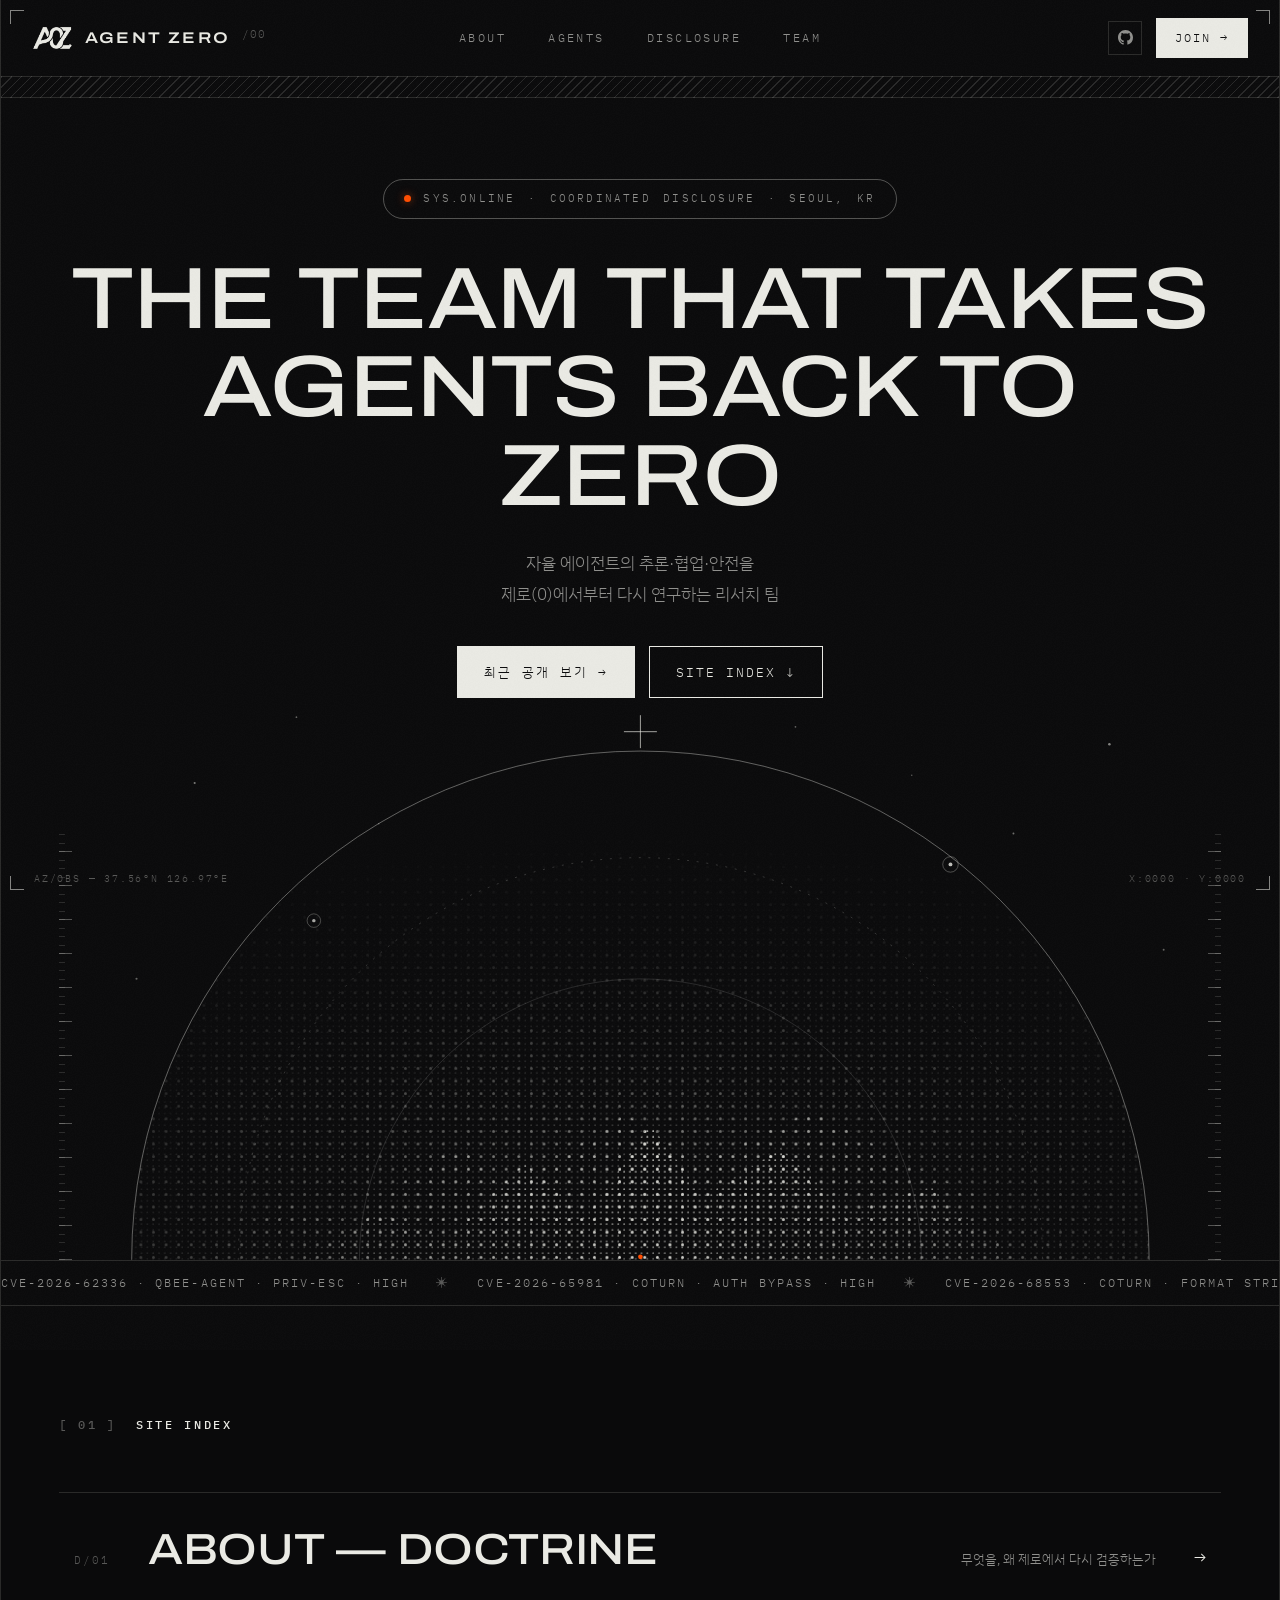
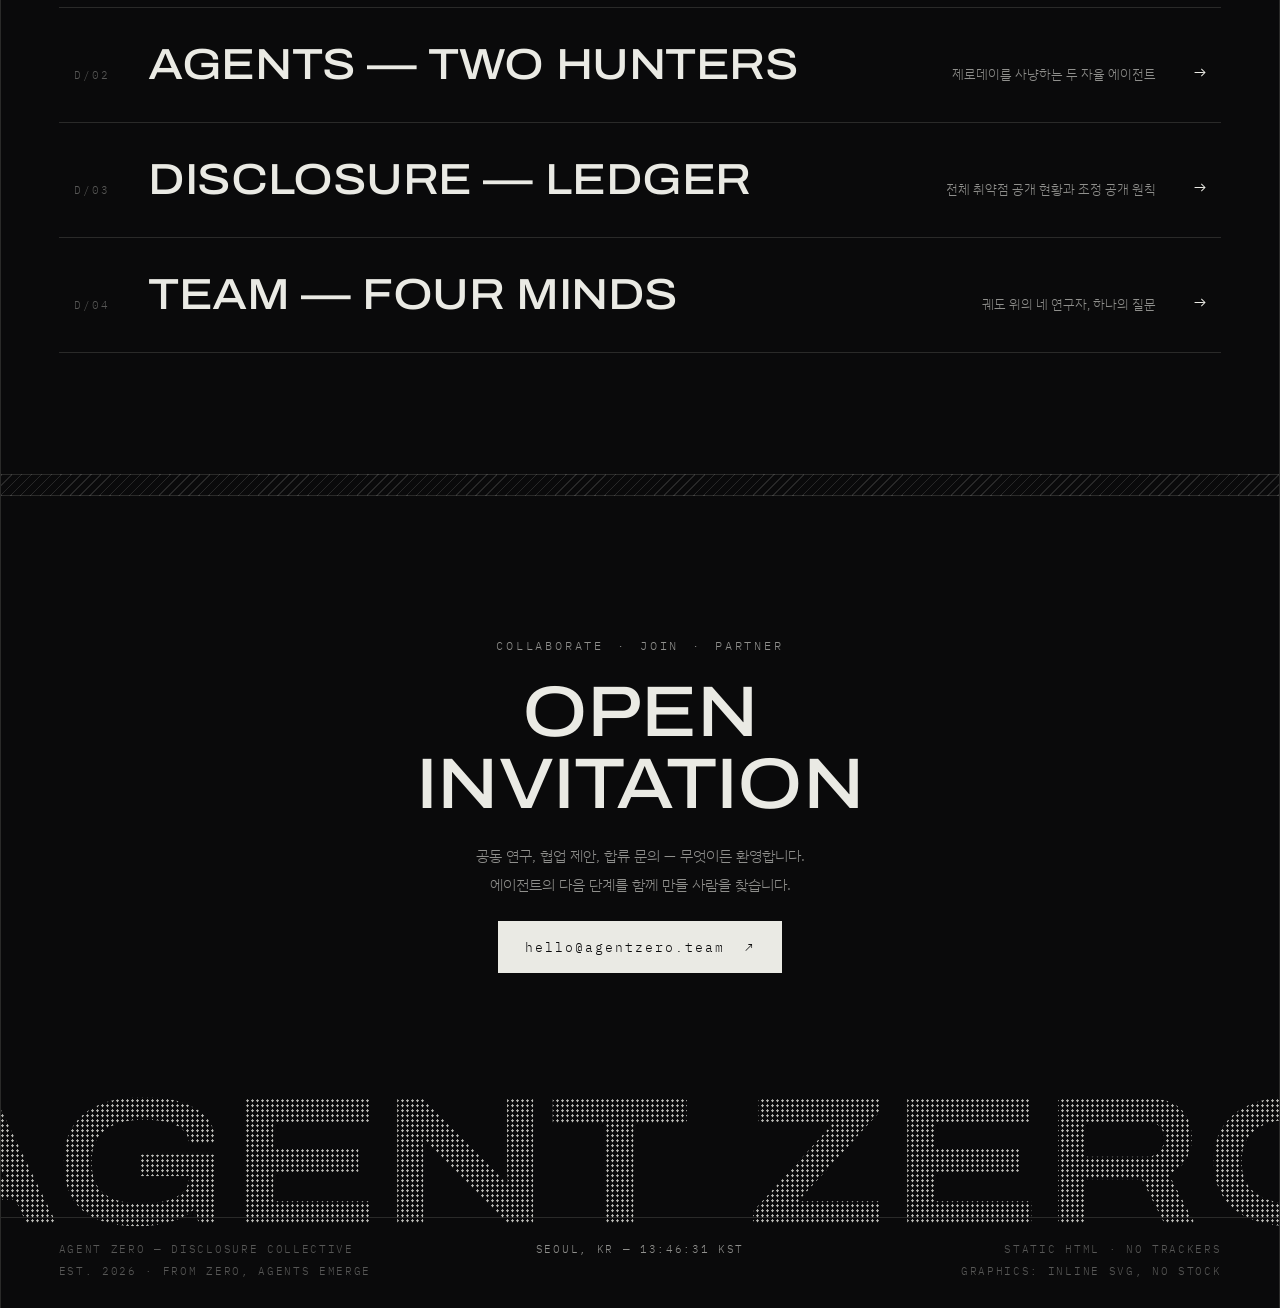
<file: index.html>
<!DOCTYPE html>
<html lang="ko">
<head>
  <meta charset="UTF-8" />
  <meta name="viewport" content="width=device-width, initial-scale=1.0" />
  <title>Agent Zero — The Team That Takes Agents Back to Zero</title>
  <meta name="description" content="Agent Zero는 자율 에이전트의 추론·협업·안전을 제로에서부터 다시 연구하는 리서치 팀입니다." />
  <meta property="og:title" content="Agent Zero — AI Agent Disclosure Team" />
  <meta property="og:description" content="자율 에이전트의 추론·협업·안전을 제로에서부터 다시 연구하는 리서치 팀" />
  <meta property="og:type" content="website" />
  <meta property="og:url" content="https://ag3nt-z3r0.github.io/" />
  <meta property="og:image" content="https://ag3nt-z3r0.github.io/images/og-cover.png" />
  <meta property="og:image:width" content="1200" />
  <meta property="og:image:height" content="630" />
  <meta property="og:image:alt" content="Agent Zero — Zero-Day Research Team" />
  <meta property="og:site_name" content="Agent Zero" />
  <meta name="twitter:card" content="summary_large_image" />
  <meta name="twitter:image" content="https://ag3nt-z3r0.github.io/images/og-cover.png" />
  <link rel="icon" type="image/png" href="images/az-favicon.png" />

  <link rel="preconnect" href="https://fonts.googleapis.com" />
  <link rel="preconnect" href="https://fonts.gstatic.com" crossorigin />
  <link href="https://fonts.googleapis.com/css2?family=Archivo:ital,wdth,wght@0,62.5..125,100..900&family=IBM+Plex+Mono:ital,wght@0,400;0,500;0,600;1,400&family=IBM+Plex+Sans+KR:wght@300;400;500&display=swap" rel="stylesheet" />
  <link rel="stylesheet" href="css/style.css" />
</head>
<body>

  <!-- fixed HUD chrome -->
  <div class="hud" aria-hidden="true">
    <span class="hud__corner hud__corner--tl"></span>
    <span class="hud__corner hud__corner--tr"></span>
    <span class="hud__corner hud__corner--bl"></span>
    <span class="hud__corner hud__corner--br"></span>
    <span class="hud__tag hud__tag--bl">AZ/OBS — 37.56°N 126.97°E</span>
    <span class="hud__tag hud__tag--br" id="cursorPos">X:0000 · Y:0000</span>
  </div>
  <div class="grain" aria-hidden="true"></div>

  <div class="shell">

    <!-- ============ NAV ============ -->
    <header class="nav" id="top">
      <a class="nav__brand" href="#top" aria-label="Agent Zero 홈">
        <img class="nav__glyph" src="images/az-logo.png" alt="" aria-hidden="true" width="47" height="26" />
        <span class="nav__wordmark">AGENT ZERO</span>
        <span class="nav__ver">/00</span>
      </a>

      <nav class="nav__links" aria-label="주요 메뉴">
        <a class="nav__link" href="about.html">ABOUT</a>
        <a class="nav__link" href="agents.html">AGENTS</a>
        <a class="nav__link" href="disclosure.html">DISCLOSURE</a>
        <a class="nav__link" href="team.html">TEAM</a>
      </nav>

      <div class="nav__actions">
        <a class="nav__icon" href="https://github.com/Ag3nt-Z3r0" target="_blank" rel="noopener noreferrer" aria-label="GitHub">
          <svg viewBox="0 0 16 16" width="15" height="15" fill="currentColor" aria-hidden="true"><path d="M8 0C3.58 0 0 3.58 0 8c0 3.54 2.29 6.53 5.47 7.59.4.07.55-.17.55-.38 0-.19-.01-.82-.01-1.49-2.01.37-2.53-.49-2.69-.94-.09-.23-.48-.94-.82-1.13-.28-.15-.68-.52-.01-.53.63-.01 1.08.58 1.23.82.72 1.21 1.87.87 2.33.66.07-.52.28-.87.51-1.07-1.78-.2-3.64-.89-3.64-3.95 0-.87.31-1.59.82-2.15-.08-.2-.36-1.02.08-2.12 0 0 .67-.21 2.2.82.64-.18 1.32-.27 2-.27s1.36.09 2 .27c1.53-1.04 2.2-.82 2.2-.82.44 1.1.16 1.92.08 2.12.51.56.82 1.27.82 2.15 0 3.07-1.87 3.75-3.65 3.95.29.25.54.73.54 1.48 0 1.07-.01 1.93-.01 2.2 0 .21.15.46.55.38A8.01 8.01 0 0 0 16 8c0-4.42-3.58-8-8-8Z"/></svg>
        </a>
        <a class="btn btn--light btn--nav" href="#join">JOIN <span aria-hidden="true">→</span></a>
        <button class="nav__burger" id="burger" aria-label="메뉴 열기" aria-expanded="false"><span></span><span></span></button>
      </div>
    </header>

    <div class="mobile-menu" id="mobileMenu" aria-hidden="true">
      <a href="about.html"><i>01</i> ABOUT</a>
      <a href="agents.html"><i>02</i> AGENTS</a>
      <a href="disclosure.html"><i>03</i> DISCLOSURE</a>
      <a href="team.html"><i>04</i> TEAM</a>
      <a href="#join"><i>05</i> JOIN →</a>
    </div>

    <div class="band" aria-hidden="true"></div>

    <main>

      <!-- ============ HERO ============ -->
      <section class="hero">
        <p class="hero__status reveal"><span class="dot-live" aria-hidden="true"></span> SYS.ONLINE · COORDINATED DISCLOSURE · SEOUL, KR</p>
        <h1 class="hero__title">
          <span class="reveal d1">THE TEAM THAT TAKES</span>
          <span class="reveal d2">AGENTS BACK TO ZERO</span>
        </h1>
        <p class="hero__sub reveal d3">자율 에이전트의 추론·협업·안전을<br />제로(0)에서부터 다시 연구하는 리서치 팀</p>
        <div class="hero__ctas reveal d4">
          <a class="btn btn--light" href="disclosure.html">최근 공개 보기 <span aria-hidden="true">→</span></a>
          <a class="btn btn--ghost" href="#site-index">SITE INDEX <span aria-hidden="true">↓</span></a>
        </div>

        <div class="hero__stage">
          <span class="hero__ruler hero__ruler--l" aria-hidden="true"></span>
          <span class="hero__ruler hero__ruler--r" aria-hidden="true"></span>

          <svg class="dome" viewBox="0 0 1200 620" preserveAspectRatio="xMidYMax meet" aria-hidden="true" focusable="false">
            <defs>
              <pattern id="dtA" width="6" height="6" patternUnits="userSpaceOnUse"><circle cx="1.2" cy="1.2" r="0.9" fill="#EAEAE4"/></pattern>
              <pattern id="dtB" width="13" height="13" patternUnits="userSpaceOnUse"><circle cx="6.5" cy="6.5" r="1.5" fill="#EAEAE4"/></pattern>
              <radialGradient id="gDome" cx="50%" cy="100%" r="86%">
                <stop offset="0" stop-color="#fff" stop-opacity=".9"/>
                <stop offset=".38" stop-color="#fff" stop-opacity=".34"/>
                <stop offset=".72" stop-color="#fff" stop-opacity=".09"/>
                <stop offset="1" stop-color="#fff" stop-opacity="0"/>
              </radialGradient>
              <linearGradient id="gRidgeB" x1="0" y1="0" x2="0" y2="1">
                <stop offset="0" stop-color="#fff" stop-opacity=".5"/><stop offset="1" stop-color="#fff" stop-opacity=".04"/>
              </linearGradient>
              <linearGradient id="gRidgeF" x1="0" y1="0" x2="0" y2="1">
                <stop offset="0" stop-color="#fff" stop-opacity=".95"/><stop offset="1" stop-color="#fff" stop-opacity=".1"/>
              </linearGradient>
              <mask id="mDome"><path d="M75 620 A525 525 0 0 1 1125 620 Z" fill="url(#gDome)"/></mask>
              <mask id="mRidgeB"><path d="M150 620 L235 560 300 585 405 500 470 545 585 470 660 520 780 465 855 510 960 560 1050 620 Z" fill="url(#gRidgeB)"/></mask>
              <mask id="mRidgeF"><path d="M250 620 L330 570 400 600 480 520 545 575 610 480 665 555 745 505 815 570 900 545 990 620 Z" fill="url(#gRidgeF)"/></mask>
            </defs>
            <g fill="#EAEAE4">
              <circle cx="140" cy="128" r="1.1" opacity=".5"/><circle cx="1084" cy="88" r="1.3" opacity=".55"/>
              <circle cx="245" cy="60" r="0.9" opacity=".4"/><circle cx="985" cy="180" r="1" opacity=".45"/>
              <circle cx="80" cy="330" r="1.1" opacity=".4"/><circle cx="1140" cy="300" r="1" opacity=".4"/>
              <circle cx="520" cy="38" r="1" opacity=".5"/><circle cx="760" cy="70" r="0.9" opacity=".4"/>
              <circle cx="330" cy="170" r="0.8" opacity=".35"/><circle cx="880" cy="120" r="0.8" opacity=".35"/>
            </g>
            <g mask="url(#mDome)">
              <rect width="1200" height="620" fill="url(#dtB)"/>
              <rect width="1200" height="620" fill="url(#dtA)" opacity=".5"/>
            </g>
            <g fill="none" stroke="#EAEAE4">
              <path d="M75 620 A525 525 0 0 1 1125 620" stroke-opacity=".4"/>
              <path d="M185 620 A415 415 0 0 1 1015 620" stroke-opacity=".2" stroke-dasharray="2 8"/>
              <path d="M310 620 A290 290 0 0 1 890 620" stroke-opacity=".14"/>
            </g>
            <g mask="url(#mRidgeB)"><rect width="1200" height="620" fill="url(#dtB)"/></g>
            <g mask="url(#mRidgeF)">
              <rect width="1200" height="620" fill="url(#dtB)"/>
              <rect width="1200" height="620" fill="url(#dtA)" opacity=".85"/>
            </g>
            <g stroke="#EAEAE4" stroke-opacity=".7" fill="none"><path d="M600 58v34M583 75h34"/></g>
            <circle cx="920" cy="212" r="2" fill="#EAEAE4" opacity=".8"/>
            <circle cx="920" cy="212" r="8" fill="none" stroke="#EAEAE4" stroke-opacity=".3"/>
            <circle cx="263" cy="270" r="1.8" fill="#EAEAE4" opacity=".7"/>
            <circle cx="263" cy="270" r="7" fill="none" stroke="#EAEAE4" stroke-opacity=".28"/>
            <circle cx="600" cy="617" r="2.4" fill="#FF4D00"/>
          </svg>
        </div>
      </section>

      <!-- ============ TICKER ============ -->
      <div class="ticker" aria-hidden="true">
        <div class="ticker__track">
          <span class="ticker__seq">
            CVE-2026-62336 · QBEE-AGENT · PRIV-ESC · HIGH <i>✳</i> CVE-2026-65981 · COTURN · AUTH BYPASS · HIGH <i>✳</i>
            CVE-2026-68553 · COTURN · FORMAT STRING · HIGH <i>✳</i> N8N · SSO PRIV-ESC · HIGH <i>✳</i>
            CVE-2026-71325 · TRAEFIK · CROSS-NAMESPACE · MED <i>✳</i> CVE-2026-55828 · QBEE TRANSPORT · PATH TRAVERSAL · MED <i>✳</i>
            OPENCLAW · CRON EXEC REGAIN · HIGH <i>✳</i> OPENCLAW · TEAMS AUTHZ · HIGH <i>✳</i>
          </span>
          <span class="ticker__seq">
            CVE-2026-62336 · QBEE-AGENT · PRIV-ESC · HIGH <i>✳</i> CVE-2026-65981 · COTURN · AUTH BYPASS · HIGH <i>✳</i>
            CVE-2026-68553 · COTURN · FORMAT STRING · HIGH <i>✳</i> N8N · SSO PRIV-ESC · HIGH <i>✳</i>
            CVE-2026-71325 · TRAEFIK · CROSS-NAMESPACE · MED <i>✳</i> CVE-2026-55828 · QBEE TRANSPORT · PATH TRAVERSAL · MED <i>✳</i>
            OPENCLAW · CRON EXEC REGAIN · HIGH <i>✳</i> OPENCLAW · TEAMS AUTHZ · HIGH <i>✳</i>
          </span>
        </div>
      </div>

      <!-- ============ 01 · SITE INDEX ============ -->
      <section class="sect" id="site-index">
        <div class="sect__head reveal">
          <h2 class="sect__kicker"><span class="sect__index">[ 01 ]</span> SITE INDEX</h2>
        </div>

        <nav class="dirlist" aria-label="사이트 인덱스">
          <a class="dirlist__row reveal" href="about.html">
            <span class="dirlist__idx">D/01</span>
            <strong class="dirlist__title">ABOUT — DOCTRINE</strong>
            <span class="dirlist__desc">무엇을, 왜 제로에서 다시 검증하는가</span>
            <span class="dirlist__arrow" aria-hidden="true">→</span>
          </a>
          <a class="dirlist__row reveal" href="agents.html">
            <span class="dirlist__idx">D/02</span>
            <strong class="dirlist__title">AGENTS — TWO HUNTERS</strong>
            <span class="dirlist__desc">제로데이를 사냥하는 두 자율 에이전트</span>
            <span class="dirlist__arrow" aria-hidden="true">→</span>
          </a>
          <a class="dirlist__row reveal" href="disclosure.html">
            <span class="dirlist__idx">D/03</span>
            <strong class="dirlist__title">DISCLOSURE — LEDGER</strong>
            <span class="dirlist__desc">전체 취약점 공개 현황과 조정 공개 원칙</span>
            <span class="dirlist__arrow" aria-hidden="true">→</span>
          </a>
          <a class="dirlist__row reveal" href="team.html">
            <span class="dirlist__idx">D/04</span>
            <strong class="dirlist__title">TEAM — FOUR MINDS</strong>
            <span class="dirlist__desc">궤도 위의 네 연구자, 하나의 질문</span>
            <span class="dirlist__arrow" aria-hidden="true">→</span>
          </a>
        </nav>
      </section>

      <div class="band" aria-hidden="true"></div>

      <!-- ============ FOOTER ============ -->
      <footer class="footer" id="join">
        <div class="footer__cta">
          <p class="footer__kicker reveal">COLLABORATE · JOIN · PARTNER</p>
          <h2 class="footer__title reveal d1">OPEN INVITATION</h2>
          <p class="footer__text reveal d2">공동 연구, 협업 제안, 합류 문의 — 무엇이든 환영합니다.<br />에이전트의 다음 단계를 함께 만들 사람을 찾습니다.</p>
          <a class="btn btn--light reveal d3" href="mailto:hello@agentzero.team">hello@agentzero.team&nbsp;&nbsp;↗</a>
        </div>

        <div class="footer__ghost" aria-hidden="true"><span>AGENT&nbsp;ZERO</span></div>

        <div class="footer__meta">
          <div class="footer__meta-col">
            <p>AGENT ZERO — DISCLOSURE COLLECTIVE</p>
            <p>EST. 2026 · FROM ZERO, AGENTS EMERGE</p>
          </div>
          <div class="footer__meta-col footer__meta-col--center">
            <p>SEOUL, KR — <span id="footClock">--:--:--</span> KST</p>
          </div>
          <div class="footer__meta-col footer__meta-col--right">
            <p>STATIC HTML · NO TRACKERS</p>
            <p>GRAPHICS: INLINE SVG, NO STOCK</p>
          </div>
        </div>
      </footer>

    </main>
  </div>

  <script src="js/main.js"></script>
</body>
</html>
</file>
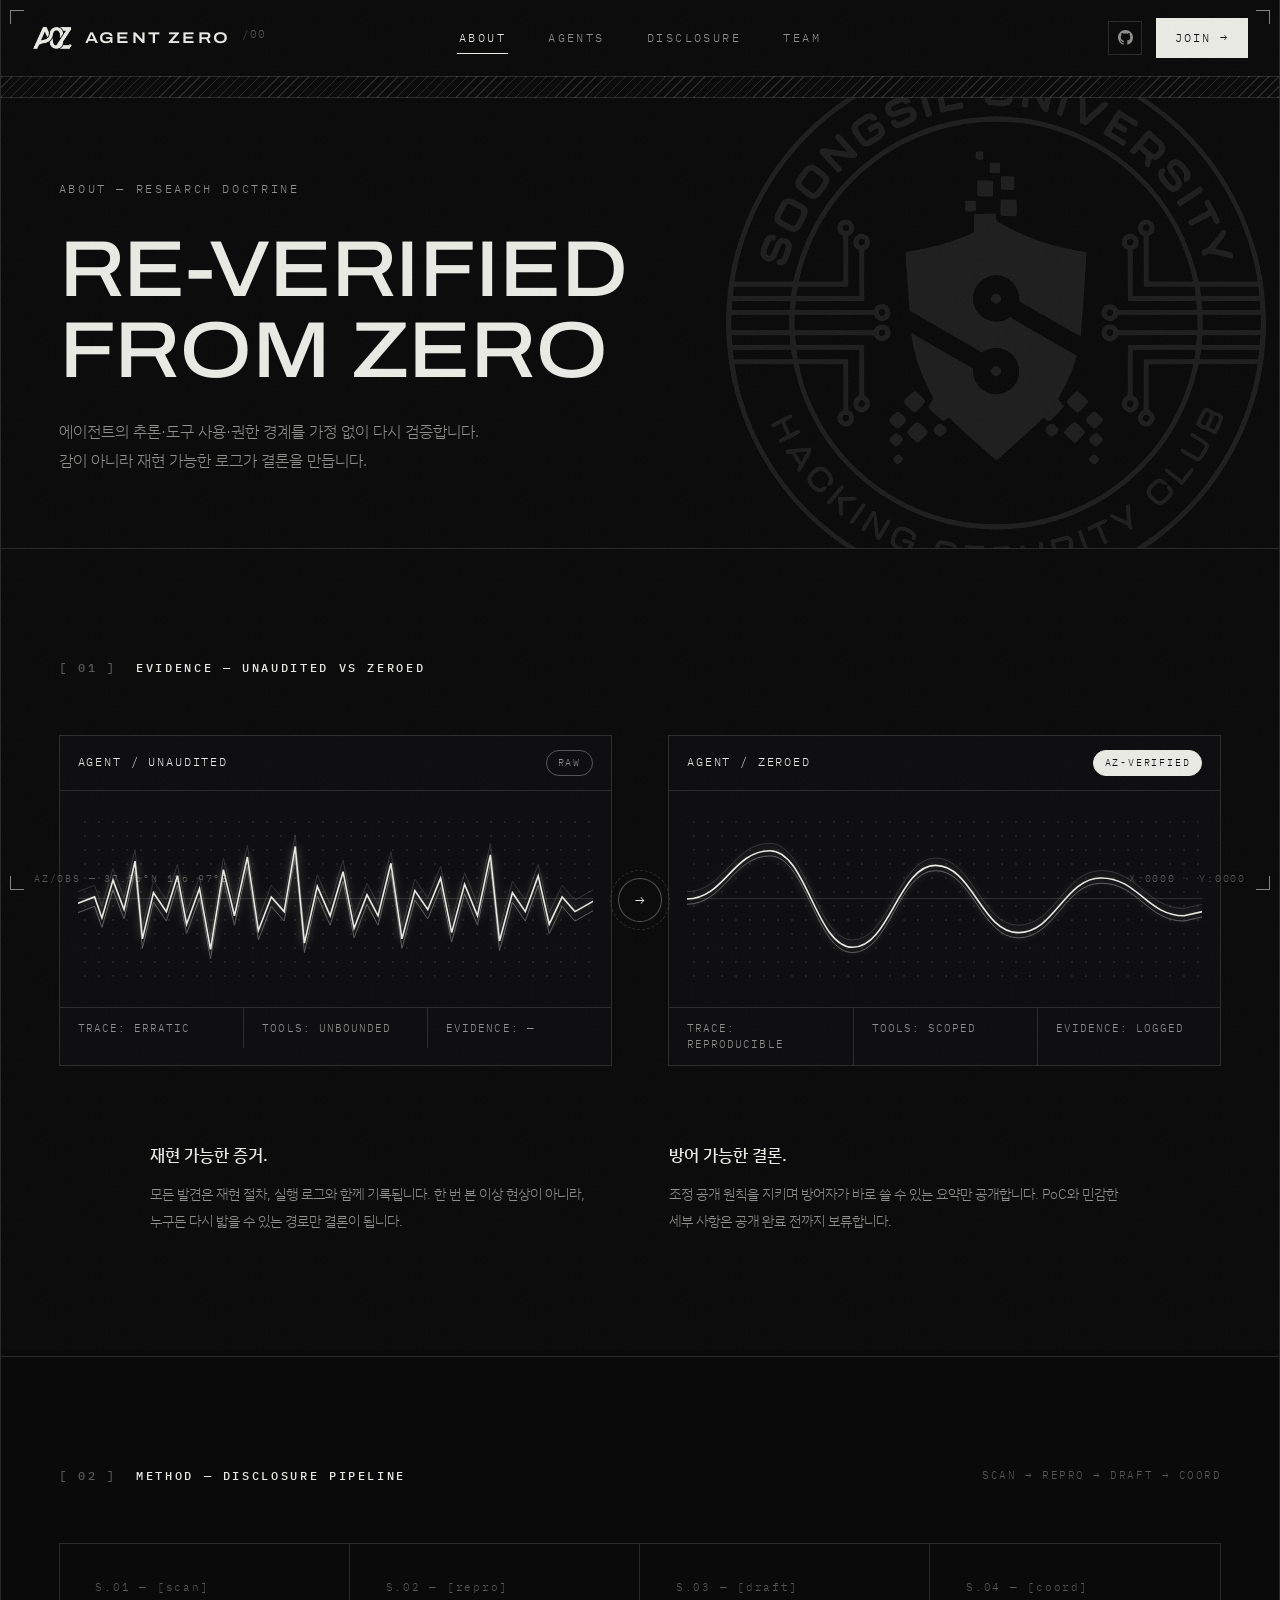
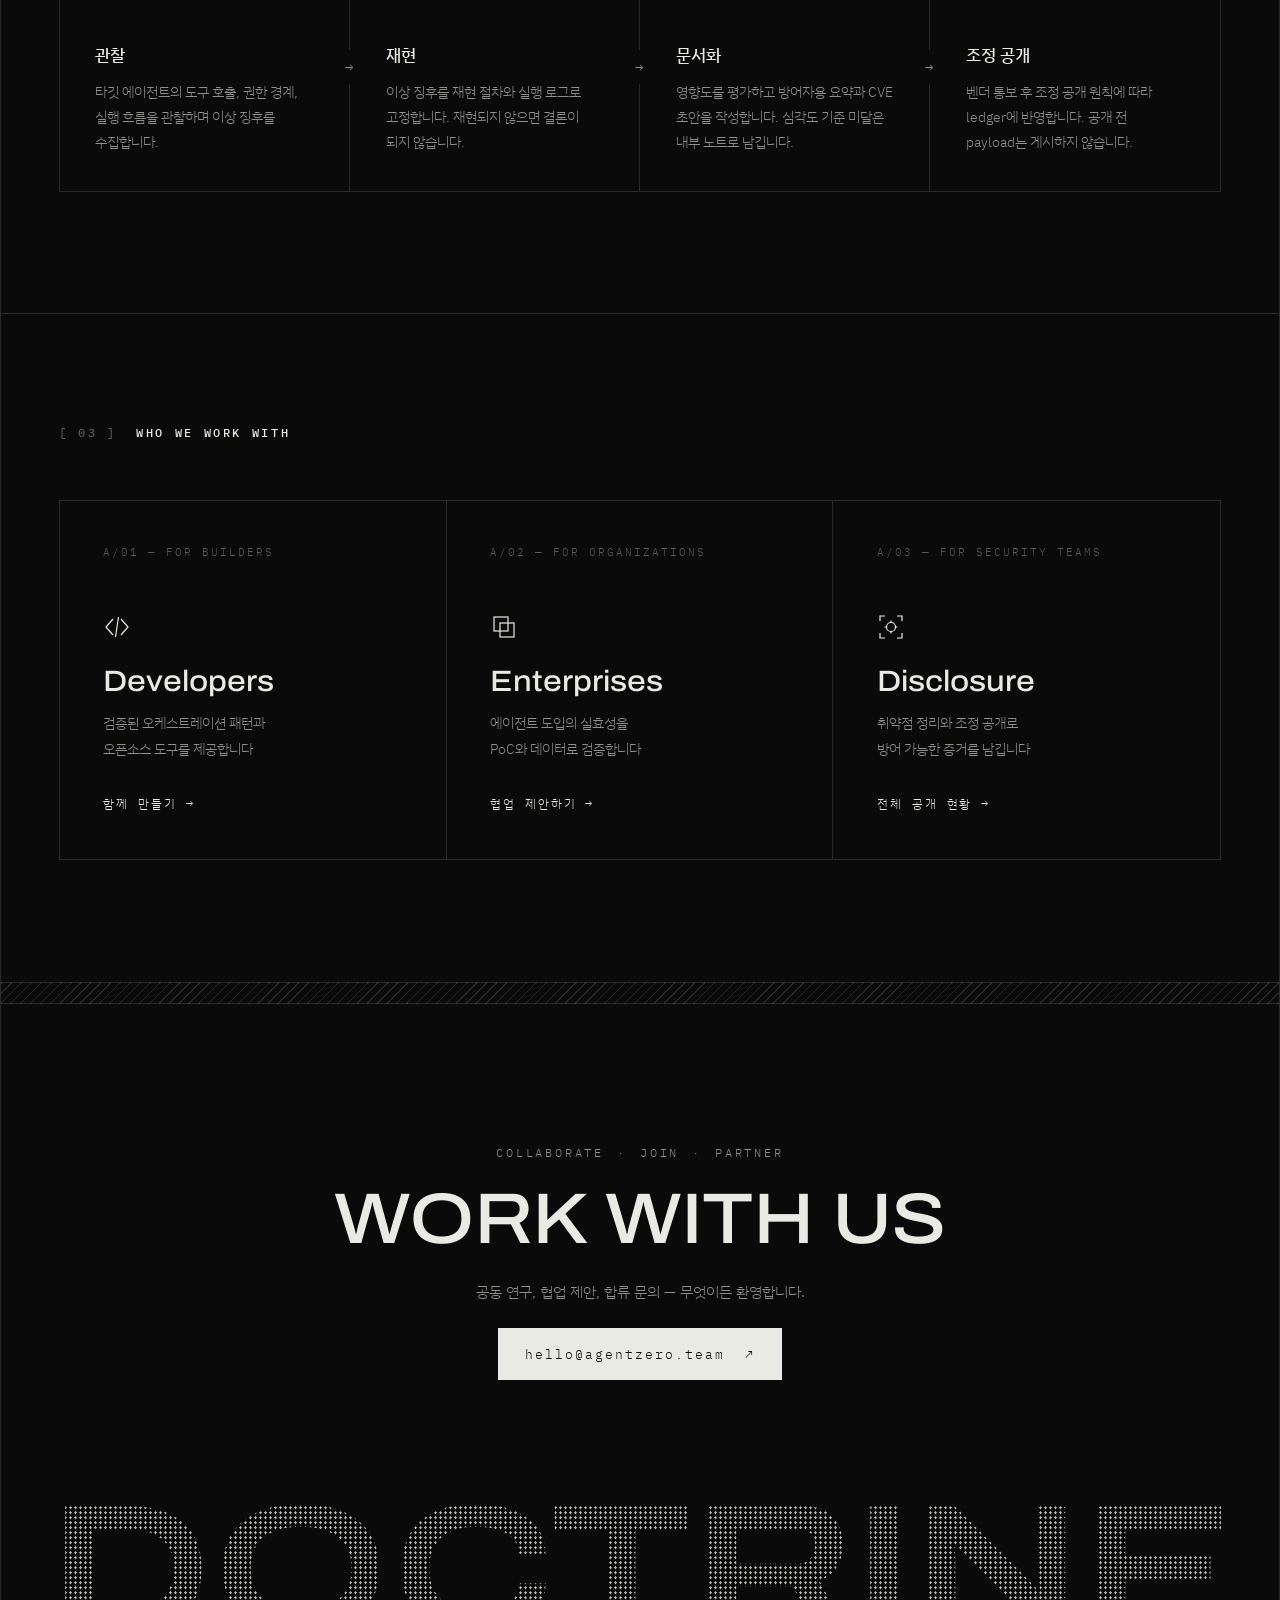
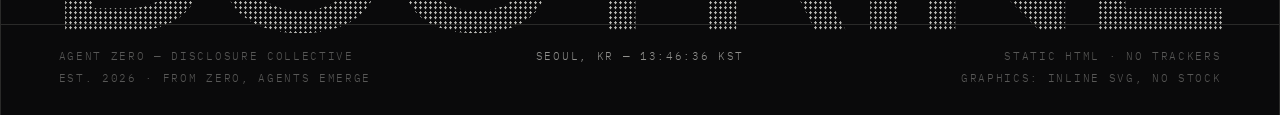
<file: about.html>
<!DOCTYPE html>
<html lang="ko">
<head>
  <meta charset="UTF-8" />
  <meta name="viewport" content="width=device-width, initial-scale=1.0" />
  <title>About — Agent Zero</title>
  <meta name="description" content="Agent Zero의 연구 독트린 — 에이전트의 추론·도구 사용·권한 경계를 제로에서부터 다시 검증합니다." />
  <meta property="og:title" content="Agent Zero — About" />
  <meta property="og:description" content="연구 독트린, 공개 파이프라인, 협업 대상" />
  <meta property="og:type" content="website" />
  <meta property="og:url" content="https://ag3nt-z3r0.github.io/about.html" />
  <meta property="og:image" content="https://ag3nt-z3r0.github.io/images/og-cover.png" />
  <meta property="og:image:width" content="1200" />
  <meta property="og:image:height" content="630" />
  <meta property="og:image:alt" content="Agent Zero — Zero-Day Research Team" />
  <meta property="og:site_name" content="Agent Zero" />
  <meta name="twitter:card" content="summary_large_image" />
  <meta name="twitter:image" content="https://ag3nt-z3r0.github.io/images/og-cover.png" />
  <link rel="icon" type="image/png" href="images/az-favicon.png" />

  <link rel="preconnect" href="https://fonts.googleapis.com" />
  <link rel="preconnect" href="https://fonts.gstatic.com" crossorigin />
  <link href="https://fonts.googleapis.com/css2?family=Archivo:ital,wdth,wght@0,62.5..125,100..900&family=IBM+Plex+Mono:ital,wght@0,400;0,500;0,600;1,400&family=IBM+Plex+Sans+KR:wght@300;400;500&display=swap" rel="stylesheet" />
  <link rel="stylesheet" href="css/style.css" />
</head>
<body>

  <div class="hud" aria-hidden="true">
    <span class="hud__corner hud__corner--tl"></span>
    <span class="hud__corner hud__corner--tr"></span>
    <span class="hud__corner hud__corner--bl"></span>
    <span class="hud__corner hud__corner--br"></span>
    <span class="hud__tag hud__tag--bl">AZ/OBS — 37.56°N 126.97°E</span>
    <span class="hud__tag hud__tag--br" id="cursorPos">X:0000 · Y:0000</span>
  </div>
  <div class="grain" aria-hidden="true"></div>

  <div class="shell">

    <header class="nav" id="top">
      <a class="nav__brand" href="index.html" aria-label="Agent Zero 홈">
        <img class="nav__glyph" src="images/az-logo.png" alt="" aria-hidden="true" width="47" height="26" />
        <span class="nav__wordmark">AGENT ZERO</span>
        <span class="nav__ver">/00</span>
      </a>

      <nav class="nav__links" aria-label="주요 메뉴">
        <a class="nav__link" href="about.html" aria-current="page">ABOUT</a>
        <a class="nav__link" href="agents.html">AGENTS</a>
        <a class="nav__link" href="disclosure.html">DISCLOSURE</a>
        <a class="nav__link" href="team.html">TEAM</a>
      </nav>

      <div class="nav__actions">
        <a class="nav__icon" href="https://github.com/Ag3nt-Z3r0" target="_blank" rel="noopener noreferrer" aria-label="GitHub">
          <svg viewBox="0 0 16 16" width="15" height="15" fill="currentColor" aria-hidden="true"><path d="M8 0C3.58 0 0 3.58 0 8c0 3.54 2.29 6.53 5.47 7.59.4.07.55-.17.55-.38 0-.19-.01-.82-.01-1.49-2.01.37-2.53-.49-2.69-.94-.09-.23-.48-.94-.82-1.13-.28-.15-.68-.52-.01-.53.63-.01 1.08.58 1.23.82.72 1.21 1.87.87 2.33.66.07-.52.28-.87.51-1.07-1.78-.2-3.64-.89-3.64-3.95 0-.87.31-1.59.82-2.15-.08-.2-.36-1.02.08-2.12 0 0 .67-.21 2.2.82.64-.18 1.32-.27 2-.27s1.36.09 2 .27c1.53-1.04 2.2-.82 2.2-.82.44 1.1.16 1.92.08 2.12.51.56.82 1.27.82 2.15 0 3.07-1.87 3.75-3.65 3.95.29.25.54.73.54 1.48 0 1.07-.01 1.93-.01 2.2 0 .21.15.46.55.38A8.01 8.01 0 0 0 16 8c0-4.42-3.58-8-8-8Z"/></svg>
        </a>
        <a class="btn btn--light btn--nav" href="#join">JOIN <span aria-hidden="true">→</span></a>
        <button class="nav__burger" id="burger" aria-label="메뉴 열기" aria-expanded="false"><span></span><span></span></button>
      </div>
    </header>

    <div class="mobile-menu" id="mobileMenu" aria-hidden="true">
      <a href="about.html"><i>01</i> ABOUT</a>
      <a href="agents.html"><i>02</i> AGENTS</a>
      <a href="disclosure.html"><i>03</i> DISCLOSURE</a>
      <a href="team.html"><i>04</i> TEAM</a>
      <a href="#join"><i>05</i> JOIN →</a>
    </div>

    <div class="band" aria-hidden="true"></div>

    <main>

      <!-- ============ PAGE HERO + ASC WATERMARK ============ -->
      <section class="page-hero page-hero--about">
        <span class="hero-seal" aria-hidden="true"></span>
        <div class="page-hero__main">
          <p class="page-hero__kicker reveal">ABOUT — RESEARCH DOCTRINE</p>
          <h1 class="page-hero__title">
            <span class="reveal d1">RE-VERIFIED</span>
            <span class="reveal d2">FROM ZERO</span>
          </h1>
          <p class="page-hero__sub reveal d3">에이전트의 추론·도구 사용·권한 경계를 가정 없이 다시 검증합니다.<br />감이 아니라 재현 가능한 로그가 결론을 만듭니다.</p>
        </div>

      </section>

      <!-- ============ 01 · EVIDENCE ============ -->
      <section class="sect" id="doctrine">
        <div class="sect__head reveal">
          <h2 class="sect__kicker"><span class="sect__index">[ 01 ]</span> EVIDENCE — UNAUDITED VS ZEROED</h2>
        </div>

        <div class="compare reveal">
          <figure class="compare__card">
            <figcaption class="compare__cap">
              <span>AGENT / UNAUDITED</span>
              <span class="tag">RAW</span>
            </figcaption>
            <svg class="wave wave--noisy" viewBox="0 0 560 160" preserveAspectRatio="none" aria-hidden="true" focusable="false">
              <path class="wave__echo2" d="M0 84 L18 78 26 98 38 62 50 90 62 44 70 118 82 74 96 92 108 58 118 104 132 70 144 128 158 52 170 96 184 40 196 110 210 78 224 92 236 30 246 122 260 68 274 96 288 54 300 108 314 76 326 96 340 46 352 118 366 72 380 90 394 60 406 112 420 66 434 96 448 38 458 120 472 74 486 92 500 58 512 104 526 78 540 92 560 82"/>
              <path class="wave__echo" d="M0 84 L18 78 26 98 38 62 50 90 62 44 70 118 82 74 96 92 108 58 118 104 132 70 144 128 158 52 170 96 184 40 196 110 210 78 224 92 236 30 246 122 260 68 274 96 288 54 300 108 314 76 326 96 340 46 352 118 366 72 380 90 394 60 406 112 420 66 434 96 448 38 458 120 472 74 486 92 500 58 512 104 526 78 540 92 560 82"/>
              <path class="wave__main" d="M0 84 L18 78 26 98 38 62 50 90 62 44 70 118 82 74 96 92 108 58 118 104 132 70 144 128 158 52 170 96 184 40 196 110 210 78 224 92 236 30 246 122 260 68 274 96 288 54 300 108 314 76 326 96 340 46 352 118 366 72 380 90 394 60 406 112 420 66 434 96 448 38 458 120 472 74 486 92 500 58 512 104 526 78 540 92 560 82"/>
            </svg>
            <div class="compare__reads">
              <span>TRACE: ERRATIC</span><span>TOOLS: UNBOUNDED</span><span>EVIDENCE: —</span>
            </div>
          </figure>

          <div class="compare__node" aria-hidden="true"><span>→</span></div>

          <figure class="compare__card">
            <figcaption class="compare__cap">
              <span>AGENT / ZEROED</span>
              <span class="tag tag--solid">AZ-VERIFIED</span>
            </figcaption>
            <svg class="wave wave--clean" viewBox="0 0 560 160" preserveAspectRatio="none" aria-hidden="true" focusable="false">
              <path class="wave__echo2" d="M0 80 C40 80 50 34 90 34 S140 126 180 126 S230 48 270 48 S320 112 360 112 S410 60 450 60 S500 96 540 96 L560 92"/>
              <path class="wave__echo" d="M0 80 C40 80 50 34 90 34 S140 126 180 126 S230 48 270 48 S320 112 360 112 S410 60 450 60 S500 96 540 96 L560 92"/>
              <path class="wave__main" d="M0 80 C40 80 50 34 90 34 S140 126 180 126 S230 48 270 48 S320 112 360 112 S410 60 450 60 S500 96 540 96 L560 92"/>
            </svg>
            <div class="compare__reads">
              <span>TRACE: REPRODUCIBLE</span><span>TOOLS: SCOPED</span><span>EVIDENCE: LOGGED</span>
            </div>
          </figure>
        </div>

        <div class="compare__notes">
          <div class="reveal">
            <h3>재현 가능한 증거.</h3>
            <p>모든 발견은 재현 절차, 실행 로그와 함께 기록됩니다. 한 번 본 이상 현상이 아니라, 누구든 다시 밟을 수 있는 경로만 결론이 됩니다.</p>
          </div>
          <div class="reveal">
            <h3>방어 가능한 결론.</h3>
            <p>조정 공개 원칙을 지키며 방어자가 바로 쓸 수 있는 요약만 공개합니다. PoC와 민감한 세부 사항은 공개 완료 전까지 보류합니다.</p>
          </div>
        </div>
      </section>

      <!-- ============ 02 · METHOD PIPELINE ============ -->
      <section class="sect" id="method">
        <div class="sect__head reveal">
          <h2 class="sect__kicker"><span class="sect__index">[ 02 ]</span> METHOD — DISCLOSURE PIPELINE</h2>
          <p class="sect__stamp">SCAN → REPRO → DRAFT → COORD</p>
        </div>

        <div class="pipeline">
          <article class="pipeline__step reveal">
            <p class="pipeline__num">S.01 — [scan]</p>
            <h3 class="pipeline__title">관찰</h3>
            <p class="pipeline__text">타깃 에이전트의 도구 호출, 권한 경계, 실행 흐름을 관찰하며 이상 징후를 수집합니다.</p>
          </article>
          <article class="pipeline__step reveal">
            <p class="pipeline__num">S.02 — [repro]</p>
            <h3 class="pipeline__title">재현</h3>
            <p class="pipeline__text">이상 징후를 재현 절차와 실행 로그로 고정합니다. 재현되지 않으면 결론이 되지 않습니다.</p>
          </article>
          <article class="pipeline__step reveal">
            <p class="pipeline__num">S.03 — [draft]</p>
            <h3 class="pipeline__title">문서화</h3>
            <p class="pipeline__text">영향도를 평가하고 방어자용 요약과 CVE 초안을 작성합니다. 심각도 기준 미달은 내부 노트로 남깁니다.</p>
          </article>
          <article class="pipeline__step reveal">
            <p class="pipeline__num">S.04 — [coord]</p>
            <h3 class="pipeline__title">조정 공개</h3>
            <p class="pipeline__text">벤더 통보 후 조정 공개 원칙에 따라 ledger에 반영합니다. 공개 전 payload는 게시하지 않습니다.</p>
          </article>
        </div>
      </section>

      <!-- ============ 03 · AUDIENCE ============ -->
      <section class="sect" id="audience">
        <div class="sect__head reveal">
          <h2 class="sect__kicker"><span class="sect__index">[ 03 ]</span> WHO WE WORK WITH</h2>
        </div>

        <div class="cells">
          <article class="cell reveal">
            <p class="cell__index">A/01 — FOR BUILDERS</p>
            <svg class="cell__icon" viewBox="0 0 28 28" aria-hidden="true" focusable="false">
              <path d="M10 6 L3 14 L10 22 M18 6 L25 14 L18 22" fill="none" stroke="currentColor" stroke-width="1.2"/>
              <path d="M15.5 4 L12.5 24" stroke="currentColor" stroke-width="1.2"/>
            </svg>
            <h3 class="cell__title">Developers</h3>
            <p class="cell__text">검증된 오케스트레이션 패턴과<br />오픈소스 도구를 제공합니다</p>
            <a class="cell__link" href="#join">함께 만들기 <span aria-hidden="true">→</span></a>
          </article>
          <article class="cell reveal">
            <p class="cell__index">A/02 — FOR ORGANIZATIONS</p>
            <svg class="cell__icon" viewBox="0 0 28 28" aria-hidden="true" focusable="false">
              <rect x="4" y="4" width="14" height="14" fill="none" stroke="currentColor" stroke-width="1.2"/>
              <rect x="10" y="10" width="14" height="14" fill="none" stroke="currentColor" stroke-width="1.2"/>
            </svg>
            <h3 class="cell__title">Enterprises</h3>
            <p class="cell__text">에이전트 도입의 실효성을<br />PoC와 데이터로 검증합니다</p>
            <a class="cell__link" href="#join">협업 제안하기 <span aria-hidden="true">→</span></a>
          </article>
          <article class="cell reveal">
            <p class="cell__index">A/03 — FOR SECURITY TEAMS</p>
            <svg class="cell__icon" viewBox="0 0 28 28" aria-hidden="true" focusable="false">
              <path d="M8 3 H3 V8 M20 3 H25 V8 M8 25 H3 V20 M20 25 H25 V20" fill="none" stroke="currentColor" stroke-width="1.2"/>
              <circle cx="14" cy="14" r="4.5" fill="none" stroke="currentColor" stroke-width="1.2"/>
              <path d="M14 7.5 V10 M14 18 V20.5 M7.5 14 H10 M18 14 H20.5" stroke="currentColor" stroke-width="1.2"/>
            </svg>
            <h3 class="cell__title">Disclosure</h3>
            <p class="cell__text">취약점 정리와 조정 공개로<br />방어 가능한 증거를 남깁니다</p>
            <a class="cell__link" href="disclosure.html">전체 공개 현황 <span aria-hidden="true">→</span></a>
          </article>
        </div>
      </section>

      <div class="band" aria-hidden="true"></div>

      <footer class="footer footer--sub" id="join">
        <div class="footer__cta">
          <p class="footer__kicker reveal">COLLABORATE · JOIN · PARTNER</p>
          <h2 class="footer__title reveal d1">WORK WITH US</h2>
          <p class="footer__text reveal d2">공동 연구, 협업 제안, 합류 문의 — 무엇이든 환영합니다.</p>
          <a class="btn btn--light reveal d3" href="mailto:hello@agentzero.team">hello@agentzero.team&nbsp;&nbsp;↗</a>
        </div>

        <div class="footer__ghost" aria-hidden="true"><span>DOCTRINE</span></div>

        <div class="footer__meta">
          <div class="footer__meta-col">
            <p>AGENT ZERO — DISCLOSURE COLLECTIVE</p>
            <p>EST. 2026 · FROM ZERO, AGENTS EMERGE</p>
          </div>
          <div class="footer__meta-col footer__meta-col--center">
            <p>SEOUL, KR — <span id="footClock">--:--:--</span> KST</p>
          </div>
          <div class="footer__meta-col footer__meta-col--right">
            <p>STATIC HTML · NO TRACKERS</p>
            <p>GRAPHICS: INLINE SVG, NO STOCK</p>
          </div>
        </div>
      </footer>

    </main>
  </div>

  <script src="js/main.js"></script>
</body>
</html>
</file>
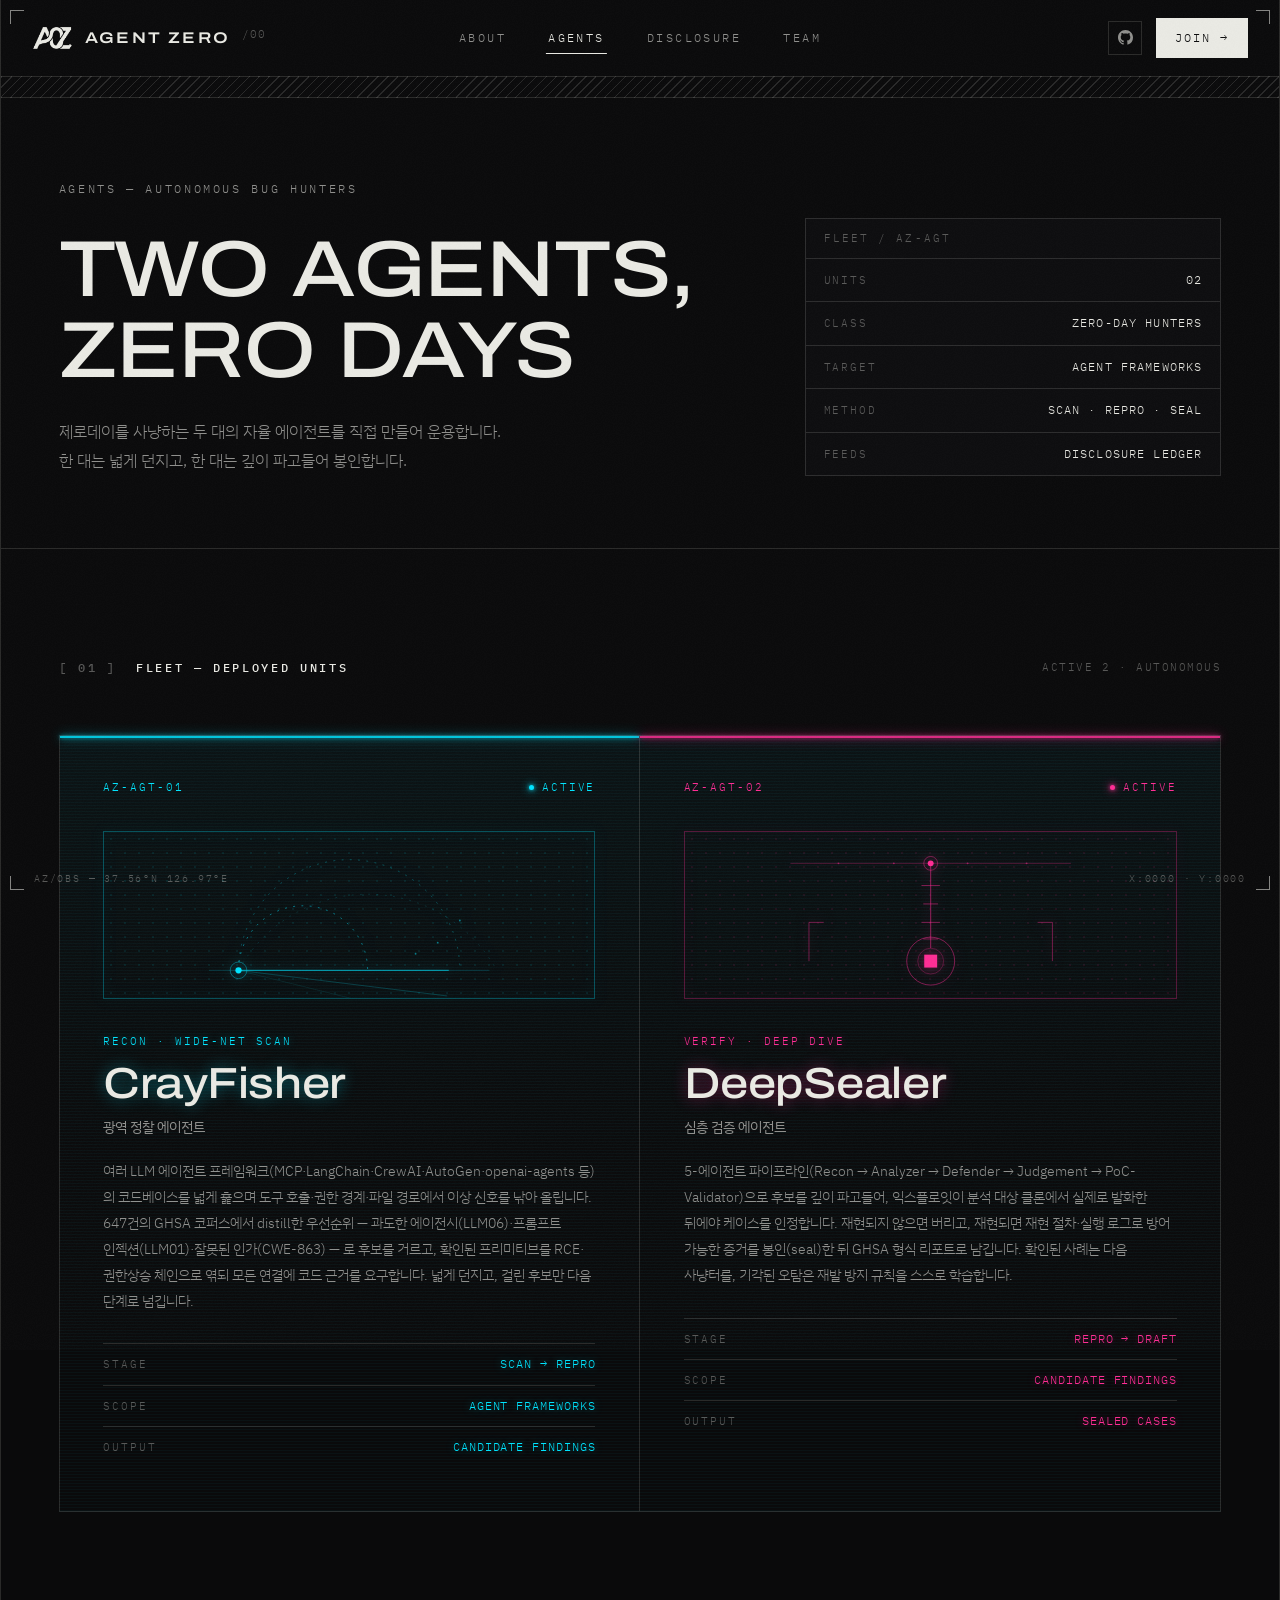
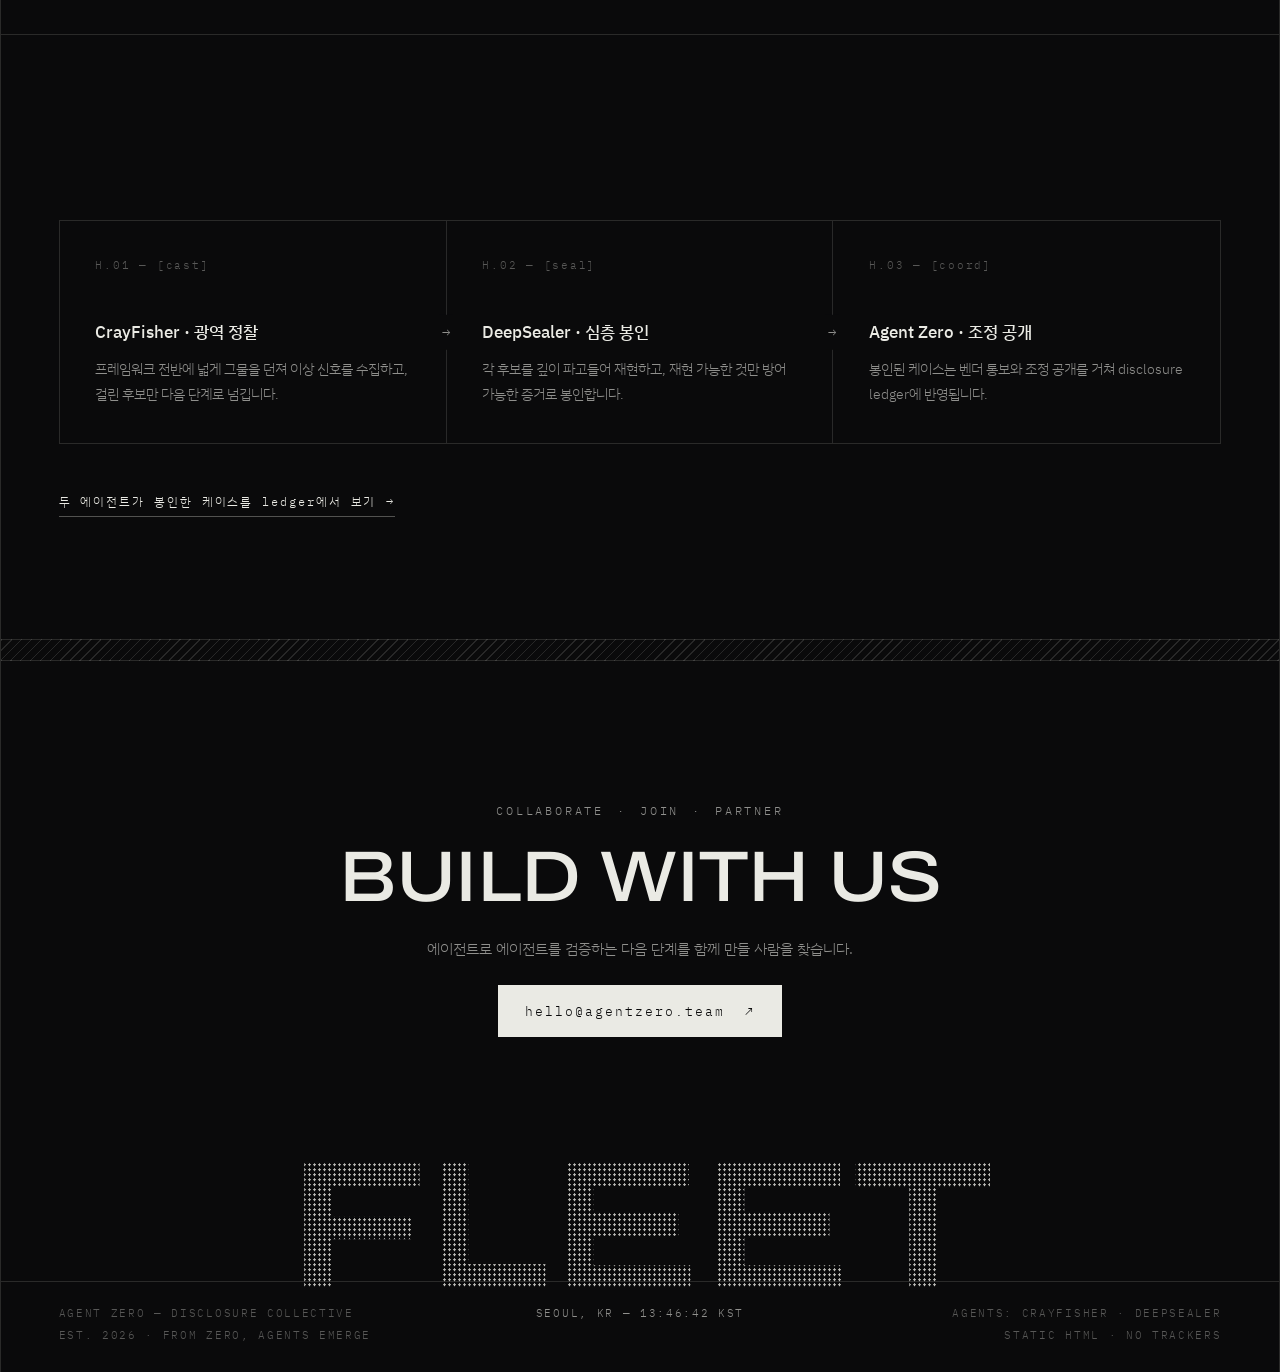
<file: agents.html>
<!DOCTYPE html>
<html lang="ko">
<head>
  <meta charset="UTF-8" />
  <meta name="viewport" content="width=device-width, initial-scale=1.0" />
  <title>Agents — Agent Zero</title>
  <meta name="description" content="Agent Zero가 만든 두 대의 제로데이 버그헌팅 에이전트 — 광역 정찰의 CrayFisher, 심층 검증의 DeepSealer." />
  <meta property="og:title" content="Agent Zero — Agents" />
  <meta property="og:description" content="제로데이를 사냥하는 두 대의 자율 에이전트 — CrayFisher · DeepSealer" />
  <meta property="og:type" content="website" />
  <meta property="og:url" content="https://ag3nt-z3r0.github.io/agents.html" />
  <meta property="og:image" content="https://ag3nt-z3r0.github.io/images/og-cover.png" />
  <meta property="og:image:width" content="1200" />
  <meta property="og:image:height" content="630" />
  <meta property="og:image:alt" content="Agent Zero — Zero-Day Research Team" />
  <meta property="og:site_name" content="Agent Zero" />
  <meta name="twitter:card" content="summary_large_image" />
  <meta name="twitter:image" content="https://ag3nt-z3r0.github.io/images/og-cover.png" />
  <link rel="icon" type="image/png" href="images/az-favicon.png" />

  <link rel="preconnect" href="https://fonts.googleapis.com" />
  <link rel="preconnect" href="https://fonts.gstatic.com" crossorigin />
  <link href="https://fonts.googleapis.com/css2?family=Archivo:ital,wdth,wght@0,62.5..125,100..900&family=IBM+Plex+Mono:ital,wght@0,400;0,500;0,600;1,400&family=IBM+Plex+Sans+KR:wght@300;400;500&display=swap" rel="stylesheet" />
  <link rel="stylesheet" href="css/style.css" />

  <!-- cyberpunk treatment — scoped to the two agent cards only -->
  <style>
    .fleet {
      --cy: #00e5ff;
      --mg: #ff2d95;
    }
    /* neon frame + inner glow on each card */
    .fleet .unit {
      position: relative;
      background:
        linear-gradient(180deg, rgba(0, 229, 255, 0.035), transparent 55%);
      transition: background 0.4s, box-shadow 0.4s;
    }
    .fleet .unit:hover {
      background: linear-gradient(180deg, rgba(0, 229, 255, 0.06), transparent 55%);
      box-shadow: inset 0 0 46px rgba(0, 229, 255, 0.07);
    }
    /* per-card duotone: CrayFisher = cyan, DeepSealer = magenta */
    .fleet .unit:nth-child(1) { --accent: var(--cy); --accent-rgb: 0, 229, 255; }
    .fleet .unit:nth-child(2) { --accent: var(--mg); --accent-rgb: 255, 45, 149; }
    /* neon top accent bar */
    .fleet .unit::before {
      content: "";
      position: absolute; top: 0; left: 0; right: 0; height: 2px;
      width: auto; border: 0;
      background: var(--accent);
      box-shadow: 0 0 12px rgba(var(--accent-rgb), 0.8), 0 0 4px rgba(var(--accent-rgb), 0.9);
      opacity: 0.85;
    }
    /* corner ticks glow in the accent color on hover */
    .fleet .unit:hover::after {
      border-color: var(--accent);
      box-shadow: 0 0 8px rgba(var(--accent-rgb), 0.7);
    }
    /* emblem art keeps its lines, gains neon color + glow */
    .fleet .unit__emblem {
      color: var(--accent);
      border-color: rgba(var(--accent-rgb), 0.3);
      background:
        radial-gradient(rgba(var(--accent-rgb), 0.09) 0.7px, transparent 0.9px) 0 0 / 14px 14px;
      filter: drop-shadow(0 0 6px rgba(var(--accent-rgb), 0.5));
      transition: filter 0.4s;
    }
    .fleet .unit:hover .unit__emblem { filter: drop-shadow(0 0 13px rgba(var(--accent-rgb), 0.75)); }
    /* role tag + designation in accent */
    .fleet .unit__role { color: var(--accent); text-shadow: 0 0 10px rgba(var(--accent-rgb), 0.4); }
    .fleet .unit__desig { color: var(--accent); }
    /* agent name gets a soft neon glow */
    .fleet .unit__name { text-shadow: 0 0 16px rgba(var(--accent-rgb), 0.4); }
    /* live dot + state recolored to the accent */
    .fleet .unit__state { color: var(--accent); }
    .fleet .dot-live {
      background: var(--accent);
      box-shadow: 0 0 10px rgba(var(--accent-rgb), 0.9), 0 0 4px rgba(var(--accent-rgb), 0.95);
    }
    /* spec values pop in the accent */
    .fleet .unit__row dd { color: var(--accent); text-shadow: 0 0 8px rgba(var(--accent-rgb), 0.35); }
    /* subtle scanlines inside the fleet block only */
    .fleet {
      background-image: repeating-linear-gradient(0deg, rgba(0, 229, 255, 0.035) 0 1px, transparent 1px 3px);
    }
    @media (prefers-reduced-motion: reduce) {
      .fleet .unit__emblem { transition: none; }
    }
  </style>
</head>
<body>

  <div class="hud" aria-hidden="true">
    <span class="hud__corner hud__corner--tl"></span>
    <span class="hud__corner hud__corner--tr"></span>
    <span class="hud__corner hud__corner--bl"></span>
    <span class="hud__corner hud__corner--br"></span>
    <span class="hud__tag hud__tag--bl">AZ/OBS — 37.56°N 126.97°E</span>
    <span class="hud__tag hud__tag--br" id="cursorPos">X:0000 · Y:0000</span>
  </div>
  <div class="grain" aria-hidden="true"></div>

  <div class="shell">

    <header class="nav" id="top">
      <a class="nav__brand" href="index.html" aria-label="Agent Zero 홈">
        <img class="nav__glyph" src="images/az-logo.png" alt="" aria-hidden="true" width="47" height="26" />
        <span class="nav__wordmark">AGENT ZERO</span>
        <span class="nav__ver">/00</span>
      </a>

      <nav class="nav__links" aria-label="주요 메뉴">
        <a class="nav__link" href="about.html">ABOUT</a>
        <a class="nav__link" href="agents.html" aria-current="page">AGENTS</a>
        <a class="nav__link" href="disclosure.html">DISCLOSURE</a>
        <a class="nav__link" href="team.html">TEAM</a>
      </nav>

      <div class="nav__actions">
        <a class="nav__icon" href="https://github.com/Ag3nt-Z3r0" target="_blank" rel="noopener noreferrer" aria-label="GitHub">
          <svg viewBox="0 0 16 16" width="15" height="15" fill="currentColor" aria-hidden="true"><path d="M8 0C3.58 0 0 3.58 0 8c0 3.54 2.29 6.53 5.47 7.59.4.07.55-.17.55-.38 0-.19-.01-.82-.01-1.49-2.01.37-2.53-.49-2.69-.94-.09-.23-.48-.94-.82-1.13-.28-.15-.68-.52-.01-.53.63-.01 1.08.58 1.23.82.72 1.21 1.87.87 2.33.66.07-.52.28-.87.51-1.07-1.78-.2-3.64-.89-3.64-3.95 0-.87.31-1.59.82-2.15-.08-.2-.36-1.02.08-2.12 0 0 .67-.21 2.2.82.64-.18 1.32-.27 2-.27s1.36.09 2 .27c1.53-1.04 2.2-.82 2.2-.82.44 1.1.16 1.92.08 2.12.51.56.82 1.27.82 2.15 0 3.07-1.87 3.75-3.65 3.95.29.25.54.73.54 1.48 0 1.07-.01 1.93-.01 2.2 0 .21.15.46.55.38A8.01 8.01 0 0 0 16 8c0-4.42-3.58-8-8-8Z"/></svg>
        </a>
        <a class="btn btn--light btn--nav" href="#join">JOIN <span aria-hidden="true">→</span></a>
        <button class="nav__burger" id="burger" aria-label="메뉴 열기" aria-expanded="false"><span></span><span></span></button>
      </div>
    </header>

    <div class="mobile-menu" id="mobileMenu" aria-hidden="true">
      <a href="about.html"><i>01</i> ABOUT</a>
      <a href="agents.html"><i>02</i> AGENTS</a>
      <a href="disclosure.html"><i>03</i> DISCLOSURE</a>
      <a href="team.html"><i>04</i> TEAM</a>
      <a href="#join"><i>05</i> JOIN →</a>
    </div>

    <div class="band" aria-hidden="true"></div>

    <main>

      <!-- ============ PAGE HERO + FLEET SPEC ============ -->
      <section class="page-hero">
        <div class="page-hero__main">
          <p class="page-hero__kicker reveal">AGENTS — AUTONOMOUS BUG HUNTERS</p>
          <h1 class="page-hero__title">
            <span class="reveal d1">TWO AGENTS,</span>
            <span class="reveal d2">ZERO DAYS</span>
          </h1>
          <p class="page-hero__sub reveal d3">제로데이를 사냥하는 두 대의 자율 에이전트를 직접 만들어 운용합니다.<br />한 대는 넓게 던지고, 한 대는 깊이 파고들어 봉인합니다.</p>
        </div>

        <aside class="spec reveal d3" aria-label="에이전트 함대 개요">
          <p class="spec__head">FLEET / AZ-AGT</p>
          <dl class="spec__list">
            <div class="spec__row"><dt>UNITS</dt><dd>02</dd></div>
            <div class="spec__row"><dt>CLASS</dt><dd>ZERO-DAY HUNTERS</dd></div>
            <div class="spec__row"><dt>TARGET</dt><dd>AGENT FRAMEWORKS</dd></div>
            <div class="spec__row"><dt>METHOD</dt><dd>SCAN · REPRO · SEAL</dd></div>
            <div class="spec__row"><dt>FEEDS</dt><dd>DISCLOSURE LEDGER</dd></div>
          </dl>
        </aside>
      </section>

      <!-- ============ 01 · FLEET ============ -->
      <section class="sect" id="fleet">
        <div class="sect__head reveal">
          <h2 class="sect__kicker"><span class="sect__index">[ 01 ]</span> FLEET — DEPLOYED UNITS</h2>
          <p class="sect__stamp">ACTIVE 2 · AUTONOMOUS</p>
        </div>

        <div class="fleet">

          <!-- CrayFisher -->
          <article class="unit reveal">
            <div class="unit__top">
              <span class="unit__desig">AZ-AGT-01</span>
              <span class="unit__state"><span class="dot-live dot-live--sm" aria-hidden="true"></span> ACTIVE</span>
            </div>

            <svg class="unit__emblem emblem emblem--sonar" viewBox="0 0 320 180" fill="none" aria-hidden="true" focusable="false">
              <path d="M8 150 H312" stroke="currentColor" stroke-opacity=".2"/>

              <g stroke="currentColor" fill="none" stroke-dasharray="2 7">
                <path class="emblem__ring" style="--i:0" d="M40 150 A70 70 0 0 1 180 150" stroke-opacity=".55"/>
                <path class="emblem__ring" style="--i:1" d="M40 150 A120 120 0 0 1 280 150" stroke-opacity=".32"/>
                <path class="emblem__ring" style="--i:2" d="M40 150 A160 160 0 0 1 320 150" stroke-opacity=".16"/>
              </g>

              <g class="emblem__sweep">
                <path d="M40 150 L268 150" stroke="currentColor" stroke-opacity=".7"/>
                <path d="M40 150 L268 150" stroke="currentColor" stroke-opacity=".22" transform="rotate(7 40 150)"/>
                <path d="M40 150 L268 150" stroke="currentColor" stroke-opacity=".1" transform="rotate(14 40 150)"/>
              </g>

              <g stroke="currentColor" stroke-opacity=".85">
                <g class="emblem__contact" style="--i:0">
                  <path d="M150 96 h10 M155 91 v10"/>
                  <circle cx="155" cy="96" r="8" fill="none" stroke-opacity=".5"/>
                </g>
                <g class="emblem__contact" style="--i:1"><path d="M214 72 h8 M218 68 v8"/></g>
                <g class="emblem__contact" style="--i:2"><path d="M112 118 h8 M116 114 v8"/></g>
              </g>

              <g fill="currentColor" opacity=".5">
                <circle cx="256" cy="120" r="1"/><circle cx="280" cy="96" r="1"/><circle cx="232" cy="132" r="1"/>
              </g>

              <circle cx="40" cy="150" r="3.4" fill="currentColor"/>
              <circle class="emblem__ping" cx="40" cy="150" r="9" stroke="currentColor" stroke-opacity=".4"/>
            </svg>

            <p class="unit__role">RECON · WIDE-NET SCAN</p>
            <h3 class="unit__name">CrayFisher</h3>
            <p class="unit__tag">광역 정찰 에이전트</p>
            <p class="unit__desc">여러 LLM 에이전트 프레임워크(MCP·LangChain·CrewAI·AutoGen·openai-agents 등)의 코드베이스를 넓게 훑으며 도구 호출·권한 경계·파일 경로에서 이상 신호를 낚아 올립니다. 647건의 GHSA 코퍼스에서 distill한 우선순위 — 과도한 에이전시(LLM06)·프롬프트 인젝션(LLM01)·잘못된 인가(CWE-863) — 로 후보를 거르고, 확인된 프리미티브를 RCE·권한상승 체인으로 엮되 모든 연결에 코드 근거를 요구합니다. 넓게 던지고, 걸린 후보만 다음 단계로 넘깁니다.</p>

            <dl class="unit__spec">
              <div class="unit__row"><dt>STAGE</dt><dd>SCAN → REPRO</dd></div>
              <div class="unit__row"><dt>SCOPE</dt><dd>AGENT FRAMEWORKS</dd></div>
              <div class="unit__row"><dt>OUTPUT</dt><dd>CANDIDATE FINDINGS</dd></div>
            </dl>
          </article>

          <!-- DeepSealer -->
          <article class="unit reveal">
            <div class="unit__top">
              <span class="unit__desig">AZ-AGT-02</span>
              <span class="unit__state"><span class="dot-live dot-live--sm" aria-hidden="true"></span> ACTIVE</span>
            </div>

            <svg class="unit__emblem emblem emblem--depth" viewBox="0 0 320 180" fill="none" aria-hidden="true" focusable="false">
              <path d="M8 34 H312" stroke="currentColor" stroke-opacity=".3"/>
              <g fill="currentColor" opacity=".5">
                <circle cx="60" cy="34" r="1"/><circle cx="120" cy="34" r="1"/><circle cx="200" cy="34" r="1"/><circle cx="264" cy="34" r="1"/>
              </g>

              <path d="M160 34 V126" stroke="currentColor" stroke-opacity=".6"/>
              <g stroke="currentColor" stroke-opacity=".5">
                <path class="emblem__tick" style="--i:0" d="M150 58 H170"/>
                <path class="emblem__tick" style="--i:1" d="M152 78 H168"/>
                <path class="emblem__tick" style="--i:2" d="M150 98 H170"/>
                <path class="emblem__tick" style="--i:3" d="M152 116 H168"/>
              </g>

              <g class="emblem__probe">
                <circle cx="160" cy="34" r="3.2" fill="currentColor"/>
                <circle cx="160" cy="34" r="7.5" fill="none" stroke="currentColor" stroke-opacity=".45"/>
              </g>

              <g stroke="currentColor" fill="none">
                <circle class="emblem__sealring" cx="160" cy="140" r="26" stroke-opacity=".5"/>
                <circle cx="160" cy="140" r="14" stroke-opacity=".3"/>
              </g>
              <rect class="emblem__sealcore" x="153" y="133" width="14" height="14" fill="currentColor"/>

              <g stroke="currentColor" stroke-opacity=".45">
                <path d="M44 98 h-16 v42"/><path d="M276 98 h16 v42"/>
              </g>
            </svg>

            <p class="unit__role">VERIFY · DEEP DIVE</p>
            <h3 class="unit__name">DeepSealer</h3>
            <p class="unit__tag">심층 검증 에이전트</p>
            <p class="unit__desc">5-에이전트 파이프라인(Recon → Analyzer → Defender → Judgement → PoC-Validator)으로 후보를 깊이 파고들어, 익스플로잇이 분석 대상 클론에서 실제로 발화한 뒤에야 케이스를 인정합니다. 재현되지 않으면 버리고, 재현되면 재현 절차·실행 로그로 방어 가능한 증거를 봉인(seal)한 뒤 GHSA 형식 리포트로 남깁니다. 확인된 사례는 다음 사냥터를, 기각된 오탐은 재발 방지 규칙을 스스로 학습합니다.</p>

            <dl class="unit__spec">
              <div class="unit__row"><dt>STAGE</dt><dd>REPRO → DRAFT</dd></div>
              <div class="unit__row"><dt>SCOPE</dt><dd>CANDIDATE FINDINGS</dd></div>
              <div class="unit__row"><dt>OUTPUT</dt><dd>SEALED CASES</dd></div>
            </dl>
          </article>

        </div>
      </section>

      <!-- ============ 02 · HANDOFF ============ -->
      <section class="sect" id="handoff">
        <div class="sect__head reveal">
          <h2 class="sect__kicker"><span class="sect__index">[ 02 ]</span> HANDOFF — FROM NET TO LEDGER</h2>
          <p class="sect__stamp">CRAYFISHER → DEEPSEALER → AZ</p>
        </div>

        <div class="pipeline pipeline--3">
          <article class="pipeline__step reveal">
            <p class="pipeline__num">H.01 — [cast]</p>
            <h3 class="pipeline__title">CrayFisher · 광역 정찰</h3>
            <p class="pipeline__text">프레임워크 전반에 넓게 그물을 던져 이상 신호를 수집하고, 걸린 후보만 다음 단계로 넘깁니다.</p>
          </article>
          <article class="pipeline__step reveal">
            <p class="pipeline__num">H.02 — [seal]</p>
            <h3 class="pipeline__title">DeepSealer · 심층 봉인</h3>
            <p class="pipeline__text">각 후보를 깊이 파고들어 재현하고, 재현 가능한 것만 방어 가능한 증거로 봉인합니다.</p>
          </article>
          <article class="pipeline__step reveal">
            <p class="pipeline__num">H.03 — [coord]</p>
            <h3 class="pipeline__title">Agent Zero · 조정 공개</h3>
            <p class="pipeline__text">봉인된 케이스는 벤더 통보와 조정 공개를 거쳐 disclosure ledger에 반영됩니다.</p>
          </article>
        </div>

        <a class="unit__cta reveal" href="disclosure.html">
          두 에이전트가 봉인한 케이스를 ledger에서 보기 <span aria-hidden="true">→</span>
        </a>
      </section>

      <div class="band" aria-hidden="true"></div>

      <footer class="footer footer--sub" id="join">
        <div class="footer__cta">
          <p class="footer__kicker reveal">COLLABORATE · JOIN · PARTNER</p>
          <h2 class="footer__title reveal d1">BUILD WITH US</h2>
          <p class="footer__text reveal d2">에이전트로 에이전트를 검증하는 다음 단계를 함께 만들 사람을 찾습니다.</p>
          <a class="btn btn--light reveal d3" href="mailto:hello@agentzero.team">hello@agentzero.team&nbsp;&nbsp;↗</a>
        </div>

        <div class="footer__ghost" aria-hidden="true"><span>FLEET</span></div>

        <div class="footer__meta">
          <div class="footer__meta-col">
            <p>AGENT ZERO — DISCLOSURE COLLECTIVE</p>
            <p>EST. 2026 · FROM ZERO, AGENTS EMERGE</p>
          </div>
          <div class="footer__meta-col footer__meta-col--center">
            <p>SEOUL, KR — <span id="footClock">--:--:--</span> KST</p>
          </div>
          <div class="footer__meta-col footer__meta-col--right">
            <p>AGENTS: CRAYFISHER · DEEPSEALER</p>
            <p>STATIC HTML · NO TRACKERS</p>
          </div>
        </div>
      </footer>

    </main>
  </div>

  <script src="js/main.js"></script>
</body>
</html>
</file>
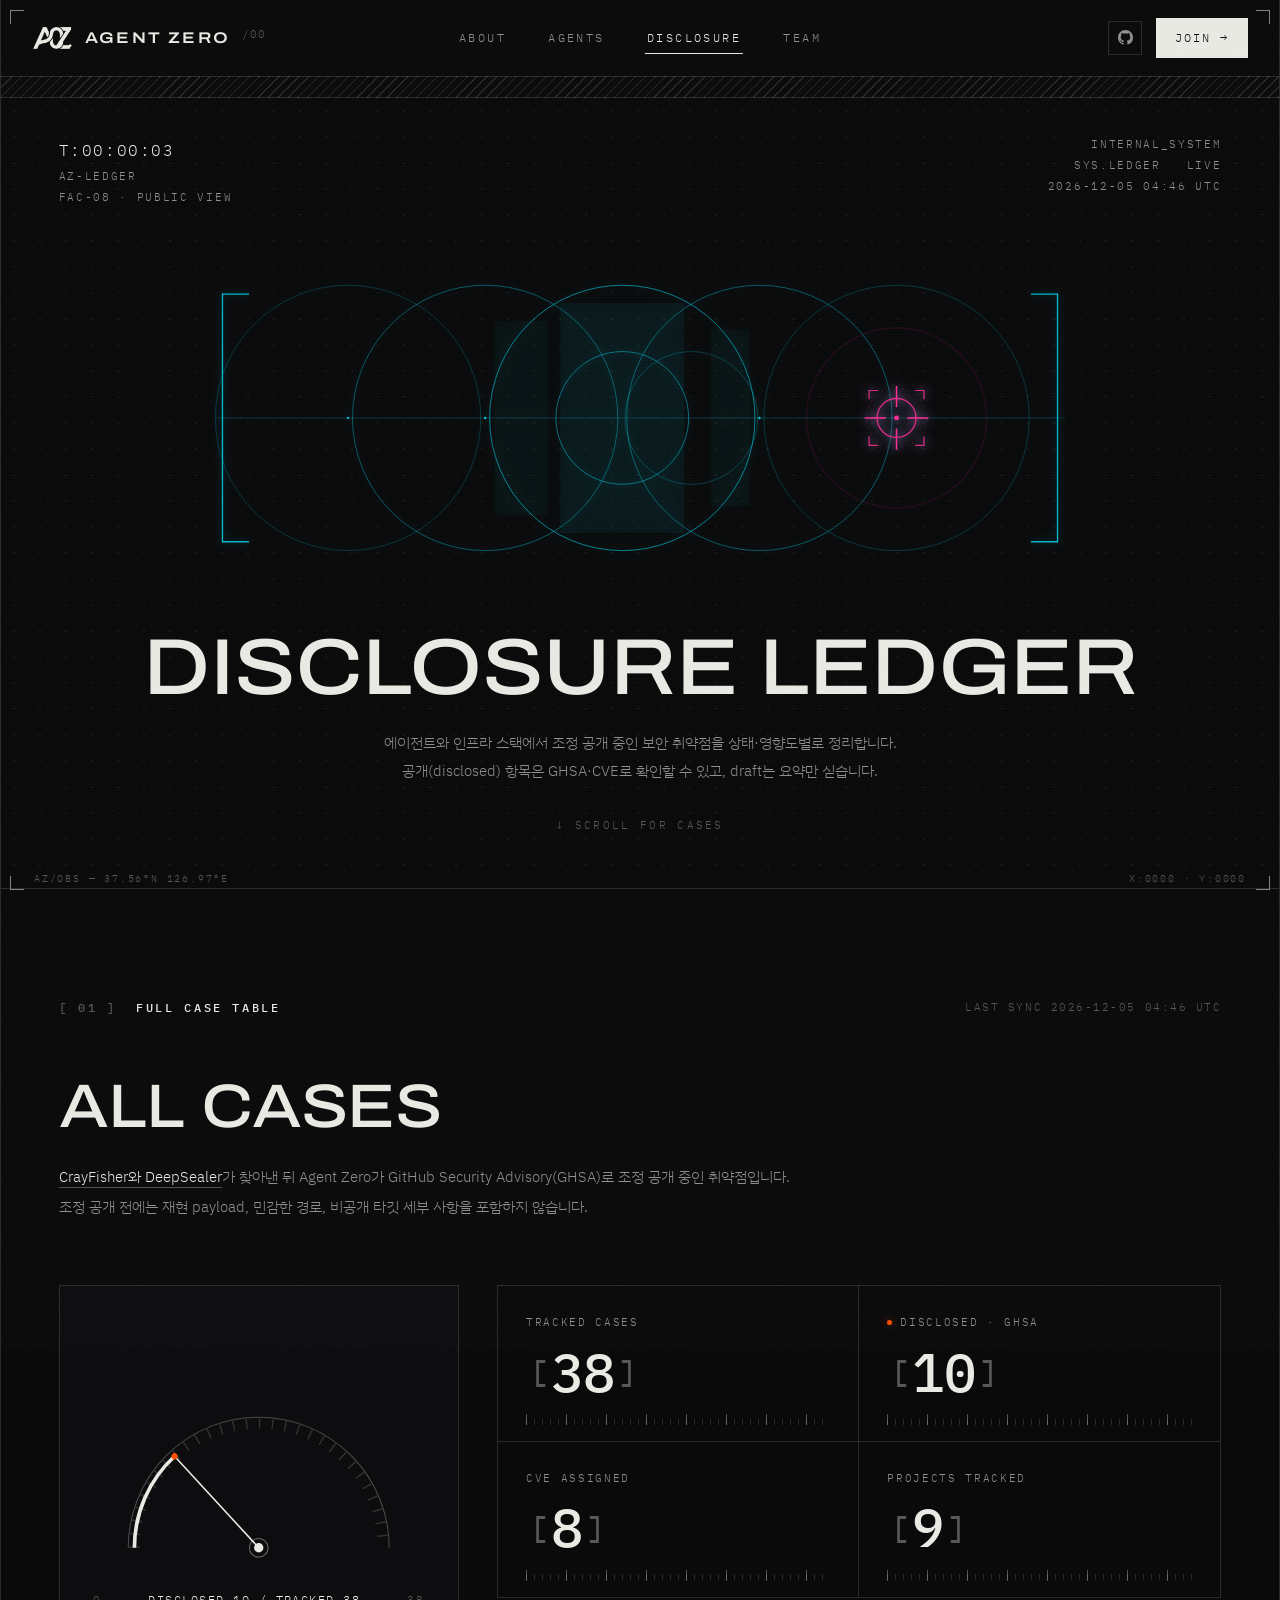
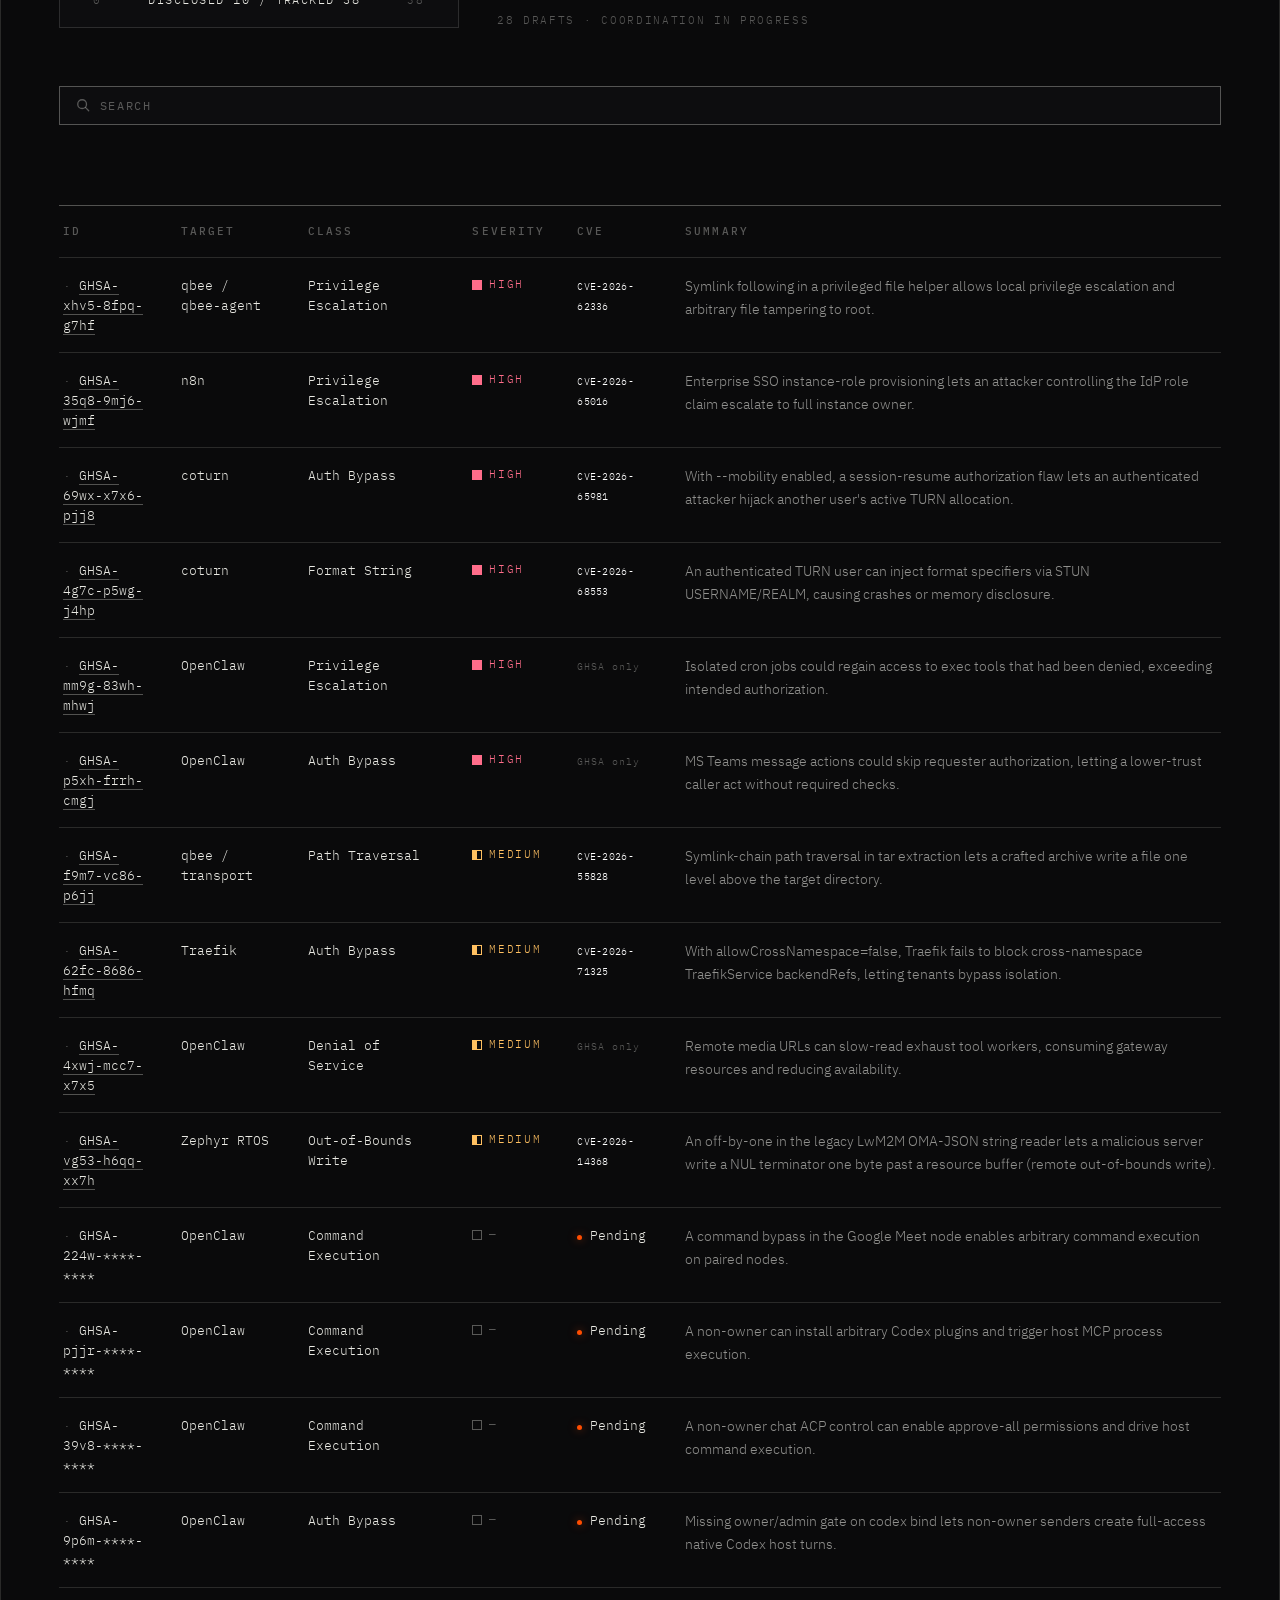
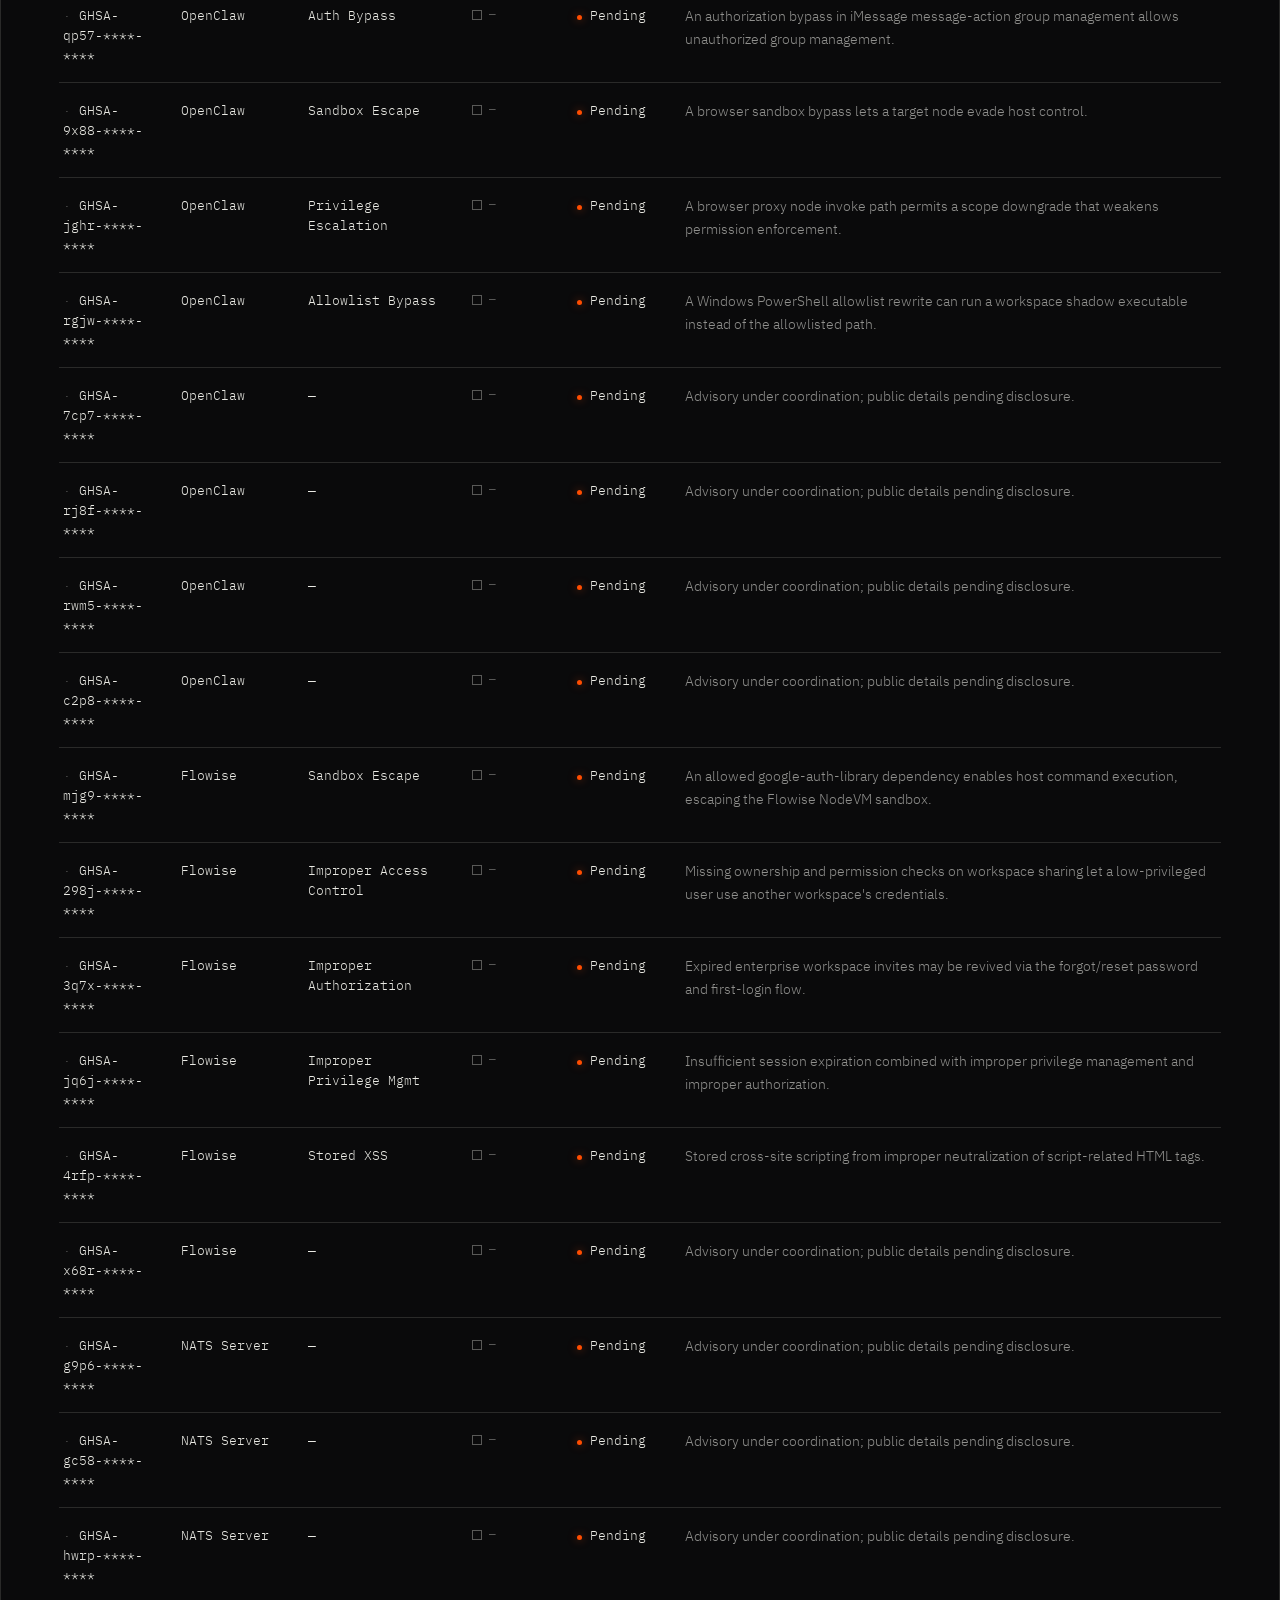
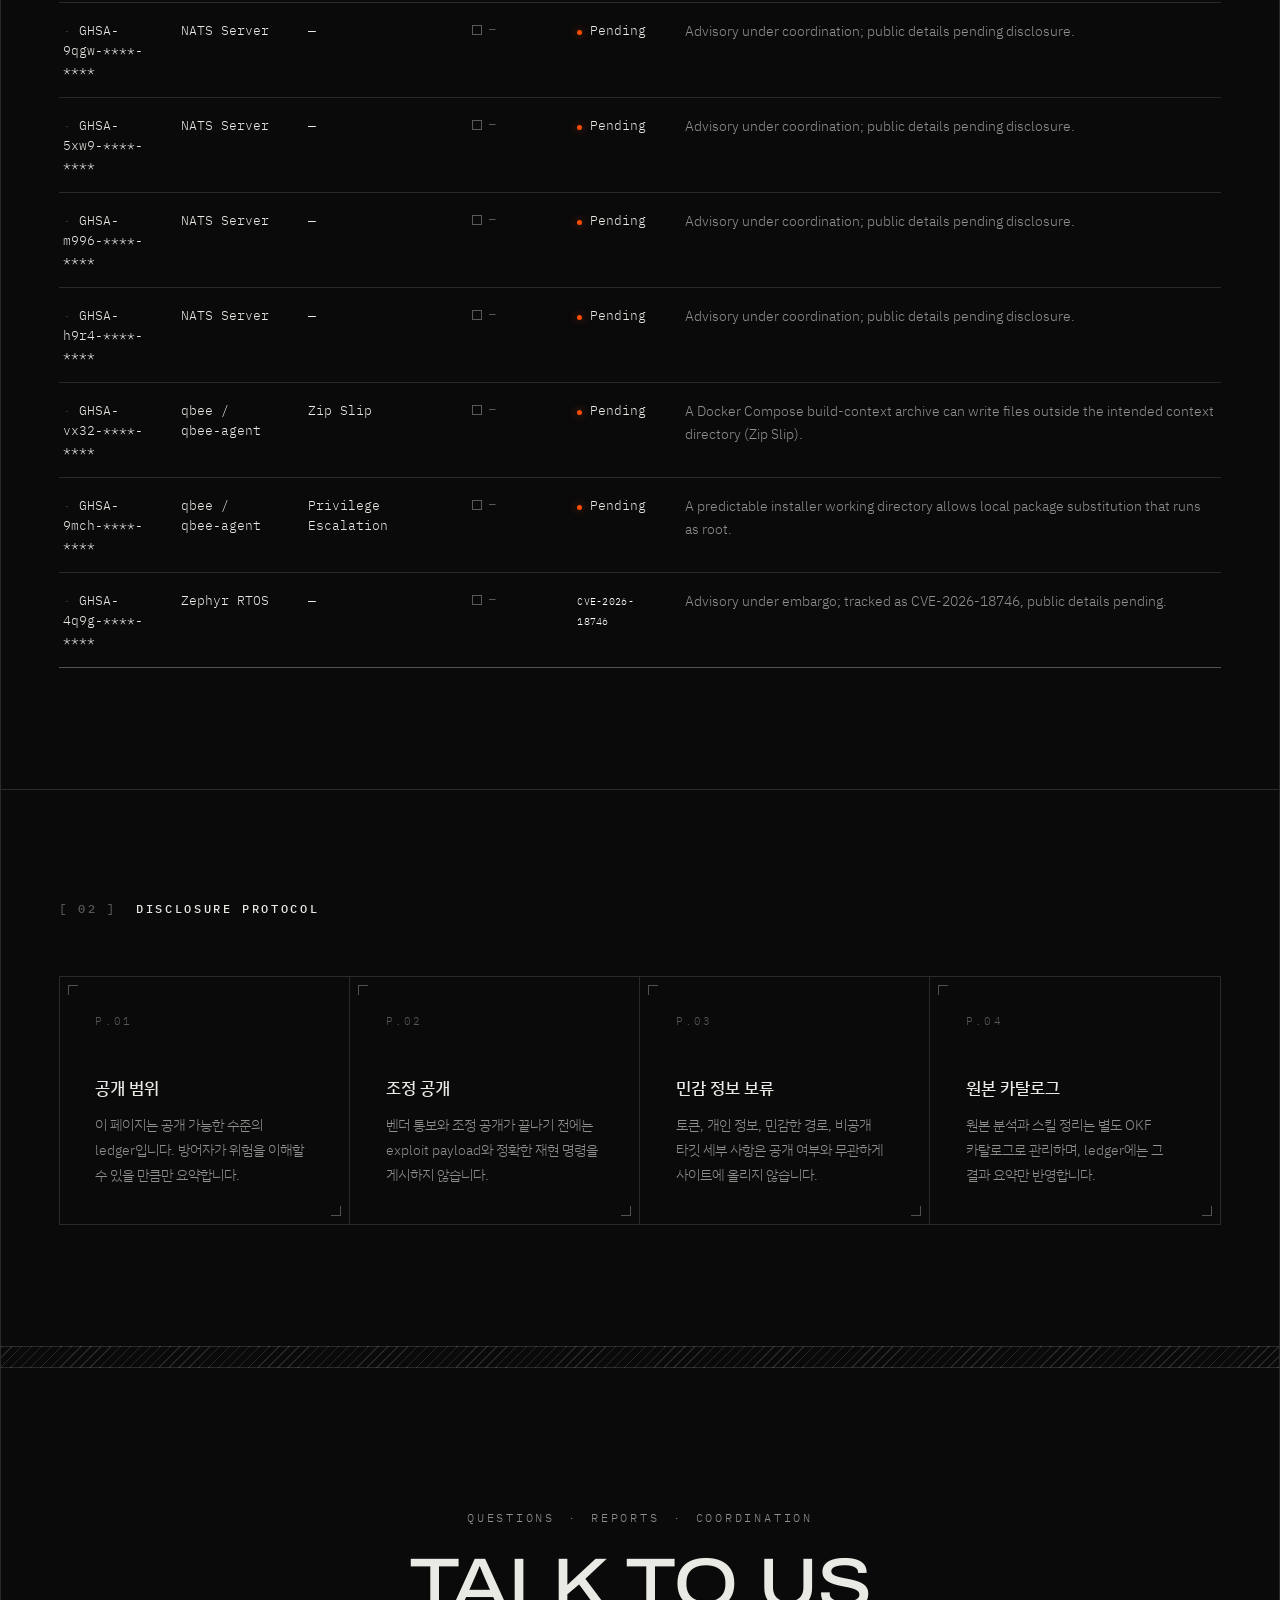
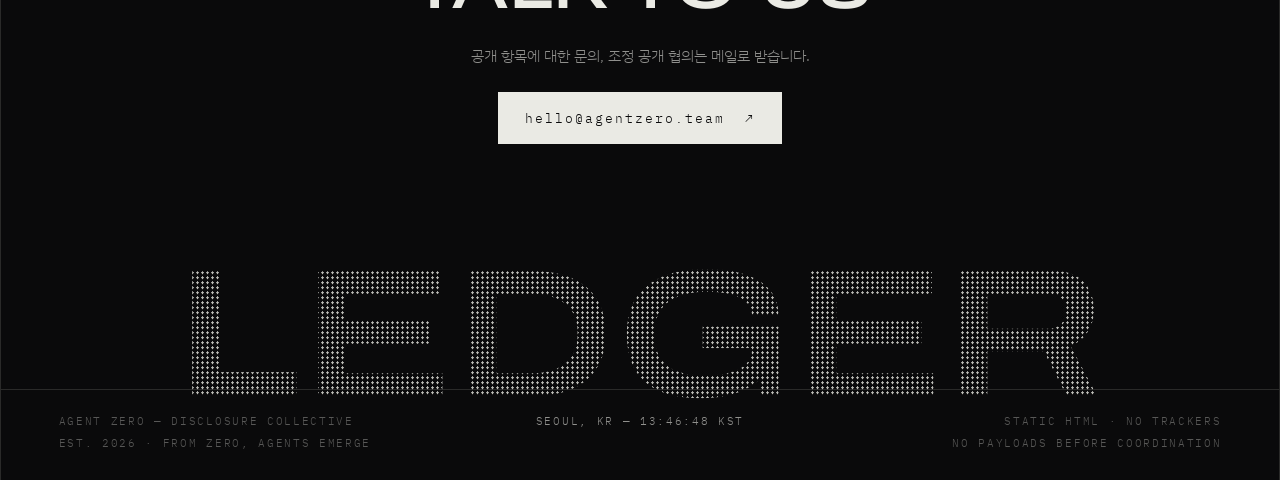
<file: disclosure.html>
<!DOCTYPE html>
<html lang="ko">
<head>
  <meta charset="UTF-8" />
  <meta name="viewport" content="width=device-width, initial-scale=1.0" />
  <title>Disclosure — Agent Zero</title>
  <meta name="description" content="Agent Zero가 정리한 에이전트 보안 취약점 공개 ledger와 공개 원칙입니다." />
  <meta property="og:title" content="Agent Zero — Disclosure Ledger" />
  <meta property="og:description" content="에이전트 보안 취약점 공개 ledger와 조정 공개 원칙" />
  <meta property="og:type" content="website" />
  <meta property="og:url" content="https://ag3nt-z3r0.github.io/disclosure.html" />
  <meta property="og:image" content="https://ag3nt-z3r0.github.io/images/og-cover.png" />
  <meta property="og:image:width" content="1200" />
  <meta property="og:image:height" content="630" />
  <meta property="og:image:alt" content="Agent Zero — Zero-Day Research Team" />
  <meta property="og:site_name" content="Agent Zero" />
  <meta name="twitter:card" content="summary_large_image" />
  <meta name="twitter:image" content="https://ag3nt-z3r0.github.io/images/og-cover.png" />
  <link rel="icon" type="image/png" href="images/az-favicon.png" />

  <link rel="preconnect" href="https://fonts.googleapis.com" />
  <link rel="preconnect" href="https://fonts.gstatic.com" crossorigin />
  <link href="https://fonts.googleapis.com/css2?family=Archivo:ital,wdth,wght@0,62.5..125,100..900&family=IBM+Plex+Mono:ital,wght@0,400;0,500;0,600;1,400&family=IBM+Plex+Sans+KR:wght@300;400;500&display=swap" rel="stylesheet" />
  <link rel="stylesheet" href="css/style.css" />

  <!-- ledger: color-coded severity (keep square markers) + white CVE — scoped to disclosure -->
  <style>
    /* keep the existing square markers; color them by level (marker uses currentColor) */
    .sev--crit { color: #ff4d4d; }
    .sev--high { color: #ff6d8a; }
    .sev--med  { color: #ffc061; }
    .sev--low  { color: #4ff7cf; }
    .sev--unknown, .sev--floor { color: var(--fg-faint); }

    /* CVE column — white */
    .ledger .cvecell {
      font-family: var(--mono); font-size: 10px; letter-spacing: 0.03em;
      color: #ffffff;
    }
    .ledger .cvecell--none {
      color: var(--fg-faint); letter-spacing: 0.1em;
    }

    /* interactive neon hero — cursor parallax + glow */
    #crtScope { transition: transform 0.18s ease-out, filter 0.3s; will-change: transform, filter; }

    /* ledger search box */
    .ledgersearch {
      display: flex; align-items: center; gap: 10px;
      padding: 11px 16px; margin-bottom: 14px;
      border: 1px solid var(--line-strong);
      background: var(--bg-raise);
      transition: border-color 0.3s, box-shadow 0.3s;
    }
    .ledgersearch:focus-within {
      border-color: rgba(0, 229, 255, 0.6);
      box-shadow: 0 0 0 1px rgba(0, 229, 255, 0.3), 0 0 18px rgba(0, 229, 255, 0.15);
    }
    .ledgersearch__icon { flex: 0 0 auto; color: var(--fg-faint); transition: color 0.3s; }
    .ledgersearch:focus-within .ledgersearch__icon { color: #00e5ff; }
    .ledgersearch__input {
      flex: 1 1 auto; min-width: 0;
      background: transparent; border: 0; outline: none;
      color: var(--fg);
      font-family: var(--mono); font-size: 12px; letter-spacing: 0.08em;
    }
    .ledgersearch__input::placeholder { color: var(--fg-faint); letter-spacing: 0.14em; }
    .ledgersearch__input::-webkit-search-cancel-button { -webkit-appearance: none; }
    .ledgersearch__hint {
      flex: 0 0 auto;
      font-family: var(--mono); font-size: 9.5px; letter-spacing: 0.16em;
      color: #00e5ff; text-shadow: 0 0 8px rgba(0, 229, 255, 0.4);
    }
    .ledger tr.is-search-hidden { display: none; }
  </style>
</head>
<body>

  <div class="hud" aria-hidden="true">
    <span class="hud__corner hud__corner--tl"></span>
    <span class="hud__corner hud__corner--tr"></span>
    <span class="hud__corner hud__corner--bl"></span>
    <span class="hud__corner hud__corner--br"></span>
    <span class="hud__tag hud__tag--bl">AZ/OBS — 37.56°N 126.97°E</span>
    <span class="hud__tag hud__tag--br" id="cursorPos">X:0000 · Y:0000</span>
  </div>
  <div class="grain" aria-hidden="true"></div>

  <div class="shell">

    <header class="nav" id="top">
      <a class="nav__brand" href="index.html" aria-label="Agent Zero 홈">
        <img class="nav__glyph" src="images/az-logo.png" alt="" aria-hidden="true" width="47" height="26" />
        <span class="nav__wordmark">AGENT ZERO</span>
        <span class="nav__ver">/00</span>
      </a>

      <nav class="nav__links" aria-label="주요 메뉴">
        <a class="nav__link" href="about.html">ABOUT</a>
        <a class="nav__link" href="agents.html">AGENTS</a>
        <a class="nav__link" href="disclosure.html" aria-current="page">DISCLOSURE</a>
        <a class="nav__link" href="team.html">TEAM</a>
      </nav>

      <div class="nav__actions">
        <a class="nav__icon" href="https://github.com/Ag3nt-Z3r0" target="_blank" rel="noopener noreferrer" aria-label="GitHub">
          <svg viewBox="0 0 16 16" width="15" height="15" fill="currentColor" aria-hidden="true"><path d="M8 0C3.58 0 0 3.58 0 8c0 3.54 2.29 6.53 5.47 7.59.4.07.55-.17.55-.38 0-.19-.01-.82-.01-1.49-2.01.37-2.53-.49-2.69-.94-.09-.23-.48-.94-.82-1.13-.28-.15-.68-.52-.01-.53.63-.01 1.08.58 1.23.82.72 1.21 1.87.87 2.33.66.07-.52.28-.87.51-1.07-1.78-.2-3.64-.89-3.64-3.95 0-.87.31-1.59.82-2.15-.08-.2-.36-1.02.08-2.12 0 0 .67-.21 2.2.82.64-.18 1.32-.27 2-.27s1.36.09 2 .27c1.53-1.04 2.2-.82 2.2-.82.44 1.1.16 1.92.08 2.12.51.56.82 1.27.82 2.15 0 3.07-1.87 3.75-3.65 3.95.29.25.54.73.54 1.48 0 1.07-.01 1.93-.01 2.2 0 .21.15.46.55.38A8.01 8.01 0 0 0 16 8c0-4.42-3.58-8-8-8Z"/></svg>
        </a>
        <a class="btn btn--light btn--nav" href="#join">JOIN <span aria-hidden="true">→</span></a>
        <button class="nav__burger" id="burger" aria-label="메뉴 열기" aria-expanded="false"><span></span><span></span></button>
      </div>
    </header>

    <div class="mobile-menu" id="mobileMenu" aria-hidden="true">
      <a href="about.html"><i>01</i> ABOUT</a>
      <a href="agents.html"><i>02</i> AGENTS</a>
      <a href="disclosure.html"><i>03</i> DISCLOSURE</a>
      <a href="team.html"><i>04</i> TEAM</a>
      <a href="#join"><i>05</i> JOIN →</a>
    </div>

    <div class="band" aria-hidden="true"></div>

    <main>

      <!-- ============ CRT HERO ============ -->
      <section class="crt">
        <div class="crt__scan" aria-hidden="true"></div>

        <div class="crt__hud" aria-hidden="true">
          <div class="crt__hud-block">
            <p class="crt__big">T:<span id="uptime">00:00:00</span></p>
            <p>AZ-LEDGER</p>
            <p>FAC-08 · PUBLIC VIEW</p>
          </div>
          <div class="crt__hud-block crt__hud-block--right">
            <p>INTERNAL_SYSTEM</p>
            <p>SYS.LEDGER&nbsp;&nbsp;&nbsp;LIVE</p>
            <p><span data-utc>--------- --:-- UTC</span></p>
          </div>
        </div>

        <div class="crt__stage reveal">
          <svg id="crtScope" class="crt__circles" viewBox="0 0 1040 400" preserveAspectRatio="xMidYMid meet" aria-hidden="true" focusable="false" style="filter: drop-shadow(0 0 5px rgba(0, 229, 255, 0.45));">
            <rect x="430" y="70" width="140" height="260" fill="#00E5FF" opacity=".05"/>
            <rect x="356" y="90" width="60" height="220" fill="#00E5FF" opacity=".03"/>
            <rect x="600" y="100" width="44" height="200" fill="#00E5FF" opacity=".03"/>
            <g fill="none" stroke="#00E5FF">
              <circle cx="190" cy="200" r="150" stroke-opacity=".22"/>
              <circle cx="345" cy="200" r="150" stroke-opacity=".4"/>
              <circle cx="500" cy="200" r="150" stroke-opacity=".6"/>
              <circle cx="655" cy="200" r="150" stroke-opacity=".4"/>
              <circle cx="810" cy="200" r="150" stroke-opacity=".22"/>
              <circle cx="500" cy="200" r="75" stroke-opacity=".5"/>
              <circle cx="578" cy="200" r="75" stroke-opacity=".25"/>
              <path d="M40 200 H1000" stroke-opacity=".22"/>
            </g>
            <g fill="#00E5FF">
              <circle cx="190" cy="200" r="1.4" opacity=".7"/>
              <circle cx="345" cy="200" r="1.4" opacity=".8"/>
              <circle cx="655" cy="200" r="1.4" opacity=".8"/>
              <circle cx="810" cy="200" r="1.4" opacity=".7"/>
            </g>
            <!-- targeting reticle — tracks the cursor, auto-acquires targets when idle -->
            <g id="crtReticle" transform="translate(500 200)" style="transition: transform 0.45s cubic-bezier(0.22, 1, 0.36, 1);">
              <circle r="7" fill="none" stroke="#FF2D95" stroke-width="2" opacity="0">
                <animate attributeName="r" values="7;120" dur="3s" repeatCount="indefinite"/>
                <animate attributeName="opacity" values="0.5;0" dur="3s" repeatCount="indefinite"/>
              </circle>
              <g stroke="#FF2D95" fill="none" style="filter: drop-shadow(0 0 6px rgba(255, 45, 149, 0.9));">
                <circle r="22" stroke-width="1.6" stroke-opacity=".8"/>
                <circle r="34" stroke-width="1" stroke-opacity=".28" stroke-dasharray="2 6">
                  <animateTransform attributeName="transform" type="rotate" from="0" to="360" dur="14s" repeatCount="indefinite"/>
                </circle>
                <path d="M0 -36 V-12 M0 12 V36 M-36 0 H-12 M12 0 H36" stroke-width="1.6"/>
                <path d="M-31 -21 V-31 H-21 M21 -31 H31 V-21 M31 21 V31 H21 M-21 31 H-31 V21" stroke-width="1.4" stroke-opacity=".85"/>
              </g>
              <circle r="2.4" fill="#FF2D95" style="filter: drop-shadow(0 0 5px rgba(255, 45, 149, 1));">
                <animate attributeName="r" values="2.4;3.4;2.4" dur="2.2s" repeatCount="indefinite"/>
              </circle>
            </g>
            <g fill="none" stroke="#00E5FF" stroke-width="1.5" stroke-opacity=".8">
              <path d="M78 60 H48 V340 H78"/>
              <path d="M962 60 H992 V340 H962"/>
            </g>
          </svg>
        </div>

        <div class="crt__intro">
          <h1 class="crt__title">
            <span class="reveal d1">DISCLOSURE LEDGER</span>
          </h1>
          <p class="crt__sub reveal d2">에이전트와 인프라 스택에서 조정 공개 중인 보안 취약점을 상태·영향도별로 정리합니다.<br />공개(disclosed) 항목은 GHSA·CVE로 확인할 수 있고, draft는 요약만 싣습니다.</p>
          <p class="crt__down reveal d3" aria-hidden="true">↓ SCROLL FOR CASES</p>
        </div>
      </section>

      <!-- ============ 01 · FULL TABLE ============ -->
      <section class="sect" id="cases">
        <div class="sect__head reveal">
          <p class="sect__kicker"><span class="sect__index">[ 01 ]</span> FULL CASE TABLE</p>
          <p class="sect__stamp">LAST SYNC <span data-utc>--------- --:-- UTC</span></p>
        </div>

        <div class="ledger__intro reveal">
          <h2 class="sect__title">ALL CASES</h2>
          <p class="sect__sub"><a class="inline-link" href="agents.html">CrayFisher와 DeepSealer</a>가 찾아낸 뒤 Agent Zero가 GitHub Security Advisory(GHSA)로 조정 공개 중인 취약점입니다.<br />조정 공개 전에는 재현 payload, 민감한 경로, 비공개 타깃 세부 사항을 포함하지 않습니다.</p>
        </div>

        <!-- gauge + counters -->
        <div class="gaugeRow reveal">
          <figure class="gauge">
            <svg id="gaugeSvg" class="gauge__svg" viewBox="0 0 320 190" data-total="38" data-count="10" aria-hidden="true" focusable="false">
              <path d="M40 160 A120 120 0 0 1 280 160" fill="none" stroke="#EAEAE4" stroke-opacity=".16" stroke-width="10" stroke-dasharray="1.4 11.17" />
              <path d="M34 160 A126 126 0 0 1 286 160" fill="none" stroke="#EAEAE4" stroke-opacity=".28" stroke-width="1"/>
              <path id="gaugeValue" class="gauge__value" d="M40 160 A120 120 0 0 1 280 160" fill="none" stroke="#EAEAE4" stroke-width="3.5"
                    stroke-dasharray="377" stroke-dashoffset="377"/>
              <g id="gaugeNeedle" class="gauge__needle">
                <line x1="160" y1="160" x2="40" y2="160" stroke="#EAEAE4" stroke-width="1.5"/>
                <circle cx="40" cy="160" r="3" fill="#FF4D00"/>
              </g>
              <circle cx="160" cy="160" r="4.5" fill="#EAEAE4"/>
              <circle cx="160" cy="160" r="9" fill="none" stroke="#EAEAE4" stroke-opacity=".4"/>
            </svg>
            <figcaption class="gauge__cap">
              <span>0</span>
              <span class="gauge__read" id="gaugeRead" aria-live="polite">DISCLOSED&nbsp;10&nbsp;/&nbsp;TRACKED&nbsp;38</span>
              <span>38</span>
            </figcaption>
          </figure>

          <div class="gauge__side">
            <div class="stats stats--tight" aria-label="공개 현황">
              <article class="stat">
                <span class="stat__label">TRACKED CASES</span>
                <span class="stat__value"><i>[</i>38<i>]</i></span>
                <span class="stat__ruler" aria-hidden="true"></span>
              </article>
              <article class="stat">
                <span class="stat__label"><span class="dot-live dot-live--sm" aria-hidden="true"></span> DISCLOSED · GHSA</span>
                <span class="stat__value"><i>[</i>10<i>]</i></span>
                <span class="stat__ruler" aria-hidden="true"></span>
              </article>
              <article class="stat">
                <span class="stat__label">CVE ASSIGNED</span>
                <span class="stat__value"><i>[</i>8<i>]</i></span>
                <span class="stat__ruler" aria-hidden="true"></span>
              </article>
              <article class="stat">
                <span class="stat__label">PROJECTS TRACKED</span>
                <span class="stat__value"><i>[</i>9<i>]</i></span>
                <span class="stat__ruler" aria-hidden="true"></span>
              </article>
            </div>
            <p class="gauge__legend">28 DRAFTS · COORDINATION IN PROGRESS</p>
          </div>
        </div>

        <!-- search -->
        <div class="ledgersearch reveal">
          <svg class="ledgersearch__icon" viewBox="0 0 16 16" width="14" height="14" fill="none" stroke="currentColor" stroke-width="1.5" aria-hidden="true">
            <circle cx="7" cy="7" r="5"/><path d="M11 11 L14.5 14.5" stroke-linecap="round"/>
          </svg>
          <input id="ledgerSearch" class="ledgersearch__input" type="search" placeholder="SEARCH" aria-label="케이스 검색" autocomplete="off" spellcheck="false" />
          <span class="ledgersearch__hint" id="searchHint" aria-hidden="true"></span>
        </div>

        <!-- filters -->
        <div class="filters reveal" role="group" aria-label="상태 필터">
          <span class="filters__label">FILTER</span>
          <button class="filters__btn" type="button" data-filter="all" aria-pressed="true">ALL <i>38</i></button>
          <button class="filters__btn" type="button" data-filter="published" aria-pressed="false">DISCLOSED <i>10</i></button>
          <button class="filters__btn" type="button" data-filter="draft" aria-pressed="false">DRAFT <i>28</i></button>
          <button class="filters__btn" type="button" data-filter="cve" aria-pressed="false">CVE <i>8</i></button>
          <span class="filters__count" id="showCount" aria-live="polite">SHOWING 38 / 38</span>
        </div>

        <div class="ledger__wrap reveal">
          <table class="ledger" id="ledgerTable">
            <caption>Agent Zero full vulnerability disclosure ledger</caption>
            <thead>
              <tr>
                <th scope="col">ID</th>
                <th scope="col">Target</th>
                <th scope="col">Class</th>
                <th scope="col">Severity</th>
                <th scope="col">CVE</th>
                <th scope="col">Summary</th>
              </tr>
            </thead>
            <tbody>
              <tr data-status="published" data-cve="y">
                <td data-label="ID"><a class="ghsa" href="https://github.com/qbee-io/qbee-agent/security/advisories/GHSA-xhv5-8fpq-g7hf" target="_blank" rel="noopener noreferrer">GHSA-xhv5-8fpq-g7hf</a></td>
                <td data-label="Target">qbee / qbee-agent</td>
                <td data-label="Class">Privilege Escalation</td>
                <td data-label="Severity"><span class="sev sev--high">HIGH</span></td>
                <td data-label="CVE"><span class="cvecell">CVE-2026-62336</span></td>
                <td data-label="Summary">Symlink following in a privileged file helper allows local privilege escalation and arbitrary file tampering to root.</td>
              </tr>
              <tr data-status="published" data-cve="y">
                <td data-label="ID"><a class="ghsa" href="https://github.com/n8n-io/n8n/security/advisories/GHSA-35q8-9mj6-wjmf" target="_blank" rel="noopener noreferrer">GHSA-35q8-9mj6-wjmf</a></td>
                <td data-label="Target">n8n</td>
                <td data-label="Class">Privilege Escalation</td>
                <td data-label="Severity"><span class="sev sev--high">HIGH</span></td>
                <td data-label="CVE"><span class="cvecell">CVE-2026-65016</span></td>
                <td data-label="Summary">Enterprise SSO instance-role provisioning lets an attacker controlling the IdP role claim escalate to full instance owner.</td>
              </tr>
              <tr data-status="published" data-cve="y">
                <td data-label="ID"><a class="ghsa" href="https://github.com/coturn/coturn/security/advisories/GHSA-69wx-x7x6-pjj8" target="_blank" rel="noopener noreferrer">GHSA-69wx-x7x6-pjj8</a></td>
                <td data-label="Target">coturn</td>
                <td data-label="Class">Auth Bypass</td>
                <td data-label="Severity"><span class="sev sev--high">HIGH</span></td>
                <td data-label="CVE"><span class="cvecell">CVE-2026-65981</span></td>
                <td data-label="Summary">With --mobility enabled, a session-resume authorization flaw lets an authenticated attacker hijack another user's active TURN allocation.</td>
              </tr>
              <tr data-status="published" data-cve="y">
                <td data-label="ID"><a class="ghsa" href="https://github.com/coturn/coturn/security/advisories/GHSA-4g7c-p5wg-j4hp" target="_blank" rel="noopener noreferrer">GHSA-4g7c-p5wg-j4hp</a></td>
                <td data-label="Target">coturn</td>
                <td data-label="Class">Format String</td>
                <td data-label="Severity"><span class="sev sev--high">HIGH</span></td>
                <td data-label="CVE"><span class="cvecell">CVE-2026-68553</span></td>
                <td data-label="Summary">An authenticated TURN user can inject format specifiers via STUN USERNAME/REALM, causing crashes or memory disclosure.</td>
              </tr>
              <tr data-status="published" data-cve="n">
                <td data-label="ID"><a class="ghsa" href="https://github.com/openclaw/openclaw/security/advisories/GHSA-mm9g-83wh-mhwj" target="_blank" rel="noopener noreferrer">GHSA-mm9g-83wh-mhwj</a></td>
                <td data-label="Target">OpenClaw</td>
                <td data-label="Class">Privilege Escalation</td>
                <td data-label="Severity"><span class="sev sev--high">HIGH</span></td>
                <td data-label="CVE"><span class="cvecell cvecell--none">GHSA only</span></td>
                <td data-label="Summary">Isolated cron jobs could regain access to exec tools that had been denied, exceeding intended authorization.</td>
              </tr>
              <tr data-status="published" data-cve="n">
                <td data-label="ID"><a class="ghsa" href="https://github.com/openclaw/openclaw/security/advisories/GHSA-p5xh-frrh-cmgj" target="_blank" rel="noopener noreferrer">GHSA-p5xh-frrh-cmgj</a></td>
                <td data-label="Target">OpenClaw</td>
                <td data-label="Class">Auth Bypass</td>
                <td data-label="Severity"><span class="sev sev--high">HIGH</span></td>
                <td data-label="CVE"><span class="cvecell cvecell--none">GHSA only</span></td>
                <td data-label="Summary">MS Teams message actions could skip requester authorization, letting a lower-trust caller act without required checks.</td>
              </tr>
              <tr data-status="published" data-cve="y">
                <td data-label="ID"><a class="ghsa" href="https://github.com/qbee-io/transport/security/advisories/GHSA-f9m7-vc86-p6jj" target="_blank" rel="noopener noreferrer">GHSA-f9m7-vc86-p6jj</a></td>
                <td data-label="Target">qbee / transport</td>
                <td data-label="Class">Path Traversal</td>
                <td data-label="Severity"><span class="sev sev--med">MEDIUM</span></td>
                <td data-label="CVE"><span class="cvecell">CVE-2026-55828</span></td>
                <td data-label="Summary">Symlink-chain path traversal in tar extraction lets a crafted archive write a file one level above the target directory.</td>
              </tr>
              <tr data-status="published" data-cve="y">
                <td data-label="ID"><a class="ghsa" href="https://github.com/traefik/traefik/security/advisories/GHSA-62fc-8686-hfmq" target="_blank" rel="noopener noreferrer">GHSA-62fc-8686-hfmq</a></td>
                <td data-label="Target">Traefik</td>
                <td data-label="Class">Auth Bypass</td>
                <td data-label="Severity"><span class="sev sev--med">MEDIUM</span></td>
                <td data-label="CVE"><span class="cvecell">CVE-2026-71325</span></td>
                <td data-label="Summary">With allowCrossNamespace=false, Traefik fails to block cross-namespace TraefikService backendRefs, letting tenants bypass isolation.</td>
              </tr>
              <tr data-status="published" data-cve="n">
                <td data-label="ID"><a class="ghsa" href="https://github.com/openclaw/openclaw/security/advisories/GHSA-4xwj-mcc7-x7x5" target="_blank" rel="noopener noreferrer">GHSA-4xwj-mcc7-x7x5</a></td>
                <td data-label="Target">OpenClaw</td>
                <td data-label="Class">Denial of Service</td>
                <td data-label="Severity"><span class="sev sev--med">MEDIUM</span></td>
                <td data-label="CVE"><span class="cvecell cvecell--none">GHSA only</span></td>
                <td data-label="Summary">Remote media URLs can slow-read exhaust tool workers, consuming gateway resources and reducing availability.</td>
              </tr>
              <tr data-status="published" data-cve="y">
                <td data-label="ID"><a class="ghsa" href="https://github.com/zephyrproject-rtos/zephyr/security/advisories/GHSA-vg53-h6qq-xx7h" target="_blank" rel="noopener noreferrer">GHSA-vg53-h6qq-xx7h</a></td>
                <td data-label="Target">Zephyr RTOS</td>
                <td data-label="Class">Out-of-Bounds Write</td>
                <td data-label="Severity"><span class="sev sev--med">MEDIUM</span></td>
                <td data-label="CVE"><span class="cvecell">CVE-2026-14368</span></td>
                <td data-label="Summary">An off-by-one in the legacy LwM2M OMA-JSON string reader lets a malicious server write a NUL terminator one byte past a resource buffer (remote out-of-bounds write).</td>
              </tr>
              <tr data-status="draft" data-cve="n">
                <td data-label="ID">GHSA-224w-****-****</td>
                <td data-label="Target">OpenClaw</td>
                <td data-label="Class">Command Execution</td>
                <td data-label="Severity"><span class="sev sev--unknown">&mdash;</span></td>
                <td data-label="CVE"><span class="cellline"><span class="dot-live dot-live--sm" aria-hidden="true"></span> Pending</span></td>
                <td data-label="Summary">A command bypass in the Google Meet node enables arbitrary command execution on paired nodes.</td>
              </tr>
              <tr data-status="draft" data-cve="n">
                <td data-label="ID">GHSA-pjjr-****-****</td>
                <td data-label="Target">OpenClaw</td>
                <td data-label="Class">Command Execution</td>
                <td data-label="Severity"><span class="sev sev--unknown">&mdash;</span></td>
                <td data-label="CVE"><span class="cellline"><span class="dot-live dot-live--sm" aria-hidden="true"></span> Pending</span></td>
                <td data-label="Summary">A non-owner can install arbitrary Codex plugins and trigger host MCP process execution.</td>
              </tr>
              <tr data-status="draft" data-cve="n">
                <td data-label="ID">GHSA-39v8-****-****</td>
                <td data-label="Target">OpenClaw</td>
                <td data-label="Class">Command Execution</td>
                <td data-label="Severity"><span class="sev sev--unknown">&mdash;</span></td>
                <td data-label="CVE"><span class="cellline"><span class="dot-live dot-live--sm" aria-hidden="true"></span> Pending</span></td>
                <td data-label="Summary">A non-owner chat ACP control can enable approve-all permissions and drive host command execution.</td>
              </tr>
              <tr data-status="draft" data-cve="n">
                <td data-label="ID">GHSA-9p6m-****-****</td>
                <td data-label="Target">OpenClaw</td>
                <td data-label="Class">Auth Bypass</td>
                <td data-label="Severity"><span class="sev sev--unknown">&mdash;</span></td>
                <td data-label="CVE"><span class="cellline"><span class="dot-live dot-live--sm" aria-hidden="true"></span> Pending</span></td>
                <td data-label="Summary">Missing owner/admin gate on codex bind lets non-owner senders create full-access native Codex host turns.</td>
              </tr>
              <tr data-status="draft" data-cve="n">
                <td data-label="ID">GHSA-qp57-****-****</td>
                <td data-label="Target">OpenClaw</td>
                <td data-label="Class">Auth Bypass</td>
                <td data-label="Severity"><span class="sev sev--unknown">&mdash;</span></td>
                <td data-label="CVE"><span class="cellline"><span class="dot-live dot-live--sm" aria-hidden="true"></span> Pending</span></td>
                <td data-label="Summary">An authorization bypass in iMessage message-action group management allows unauthorized group management.</td>
              </tr>
              <tr data-status="draft" data-cve="n">
                <td data-label="ID">GHSA-9x88-****-****</td>
                <td data-label="Target">OpenClaw</td>
                <td data-label="Class">Sandbox Escape</td>
                <td data-label="Severity"><span class="sev sev--unknown">&mdash;</span></td>
                <td data-label="CVE"><span class="cellline"><span class="dot-live dot-live--sm" aria-hidden="true"></span> Pending</span></td>
                <td data-label="Summary">A browser sandbox bypass lets a target node evade host control.</td>
              </tr>
              <tr data-status="draft" data-cve="n">
                <td data-label="ID">GHSA-jghr-****-****</td>
                <td data-label="Target">OpenClaw</td>
                <td data-label="Class">Privilege Escalation</td>
                <td data-label="Severity"><span class="sev sev--unknown">&mdash;</span></td>
                <td data-label="CVE"><span class="cellline"><span class="dot-live dot-live--sm" aria-hidden="true"></span> Pending</span></td>
                <td data-label="Summary">A browser proxy node invoke path permits a scope downgrade that weakens permission enforcement.</td>
              </tr>
              <tr data-status="draft" data-cve="n">
                <td data-label="ID">GHSA-rgjw-****-****</td>
                <td data-label="Target">OpenClaw</td>
                <td data-label="Class">Allowlist Bypass</td>
                <td data-label="Severity"><span class="sev sev--unknown">&mdash;</span></td>
                <td data-label="CVE"><span class="cellline"><span class="dot-live dot-live--sm" aria-hidden="true"></span> Pending</span></td>
                <td data-label="Summary">A Windows PowerShell allowlist rewrite can run a workspace shadow executable instead of the allowlisted path.</td>
              </tr>
              <tr data-status="draft" data-cve="n">
                <td data-label="ID">GHSA-7cp7-****-****</td>
                <td data-label="Target">OpenClaw</td>
                <td data-label="Class">&mdash;</td>
                <td data-label="Severity"><span class="sev sev--unknown">&mdash;</span></td>
                <td data-label="CVE"><span class="cellline"><span class="dot-live dot-live--sm" aria-hidden="true"></span> Pending</span></td>
                <td data-label="Summary">Advisory under coordination; public details pending disclosure.</td>
              </tr>
              <tr data-status="draft" data-cve="n">
                <td data-label="ID">GHSA-rj8f-****-****</td>
                <td data-label="Target">OpenClaw</td>
                <td data-label="Class">&mdash;</td>
                <td data-label="Severity"><span class="sev sev--unknown">&mdash;</span></td>
                <td data-label="CVE"><span class="cellline"><span class="dot-live dot-live--sm" aria-hidden="true"></span> Pending</span></td>
                <td data-label="Summary">Advisory under coordination; public details pending disclosure.</td>
              </tr>
              <tr data-status="draft" data-cve="n">
                <td data-label="ID">GHSA-rwm5-****-****</td>
                <td data-label="Target">OpenClaw</td>
                <td data-label="Class">&mdash;</td>
                <td data-label="Severity"><span class="sev sev--unknown">&mdash;</span></td>
                <td data-label="CVE"><span class="cellline"><span class="dot-live dot-live--sm" aria-hidden="true"></span> Pending</span></td>
                <td data-label="Summary">Advisory under coordination; public details pending disclosure.</td>
              </tr>
              <tr data-status="draft" data-cve="n">
                <td data-label="ID">GHSA-c2p8-****-****</td>
                <td data-label="Target">OpenClaw</td>
                <td data-label="Class">&mdash;</td>
                <td data-label="Severity"><span class="sev sev--unknown">&mdash;</span></td>
                <td data-label="CVE"><span class="cellline"><span class="dot-live dot-live--sm" aria-hidden="true"></span> Pending</span></td>
                <td data-label="Summary">Advisory under coordination; public details pending disclosure.</td>
              </tr>
              <tr data-status="draft" data-cve="n">
                <td data-label="ID">GHSA-mjg9-****-****</td>
                <td data-label="Target">Flowise</td>
                <td data-label="Class">Sandbox Escape</td>
                <td data-label="Severity"><span class="sev sev--unknown">&mdash;</span></td>
                <td data-label="CVE"><span class="cellline"><span class="dot-live dot-live--sm" aria-hidden="true"></span> Pending</span></td>
                <td data-label="Summary">An allowed google-auth-library dependency enables host command execution, escaping the Flowise NodeVM sandbox.</td>
              </tr>
              <tr data-status="draft" data-cve="n">
                <td data-label="ID">GHSA-298j-****-****</td>
                <td data-label="Target">Flowise</td>
                <td data-label="Class">Improper Access Control</td>
                <td data-label="Severity"><span class="sev sev--unknown">&mdash;</span></td>
                <td data-label="CVE"><span class="cellline"><span class="dot-live dot-live--sm" aria-hidden="true"></span> Pending</span></td>
                <td data-label="Summary">Missing ownership and permission checks on workspace sharing let a low-privileged user use another workspace's credentials.</td>
              </tr>
              <tr data-status="draft" data-cve="n">
                <td data-label="ID">GHSA-3q7x-****-****</td>
                <td data-label="Target">Flowise</td>
                <td data-label="Class">Improper Authorization</td>
                <td data-label="Severity"><span class="sev sev--unknown">&mdash;</span></td>
                <td data-label="CVE"><span class="cellline"><span class="dot-live dot-live--sm" aria-hidden="true"></span> Pending</span></td>
                <td data-label="Summary">Expired enterprise workspace invites may be revived via the forgot/reset password and first-login flow.</td>
              </tr>
              <tr data-status="draft" data-cve="n">
                <td data-label="ID">GHSA-jq6j-****-****</td>
                <td data-label="Target">Flowise</td>
                <td data-label="Class">Improper Privilege Mgmt</td>
                <td data-label="Severity"><span class="sev sev--unknown">&mdash;</span></td>
                <td data-label="CVE"><span class="cellline"><span class="dot-live dot-live--sm" aria-hidden="true"></span> Pending</span></td>
                <td data-label="Summary">Insufficient session expiration combined with improper privilege management and improper authorization.</td>
              </tr>
              <tr data-status="draft" data-cve="n">
                <td data-label="ID">GHSA-4rfp-****-****</td>
                <td data-label="Target">Flowise</td>
                <td data-label="Class">Stored XSS</td>
                <td data-label="Severity"><span class="sev sev--unknown">&mdash;</span></td>
                <td data-label="CVE"><span class="cellline"><span class="dot-live dot-live--sm" aria-hidden="true"></span> Pending</span></td>
                <td data-label="Summary">Stored cross-site scripting from improper neutralization of script-related HTML tags.</td>
              </tr>
              <tr data-status="draft" data-cve="n">
                <td data-label="ID">GHSA-x68r-****-****</td>
                <td data-label="Target">Flowise</td>
                <td data-label="Class">&mdash;</td>
                <td data-label="Severity"><span class="sev sev--unknown">&mdash;</span></td>
                <td data-label="CVE"><span class="cellline"><span class="dot-live dot-live--sm" aria-hidden="true"></span> Pending</span></td>
                <td data-label="Summary">Advisory under coordination; public details pending disclosure.</td>
              </tr>
              <tr data-status="draft" data-cve="n">
                <td data-label="ID">GHSA-g9p6-****-****</td>
                <td data-label="Target">NATS Server</td>
                <td data-label="Class">&mdash;</td>
                <td data-label="Severity"><span class="sev sev--unknown">&mdash;</span></td>
                <td data-label="CVE"><span class="cellline"><span class="dot-live dot-live--sm" aria-hidden="true"></span> Pending</span></td>
                <td data-label="Summary">Advisory under coordination; public details pending disclosure.</td>
              </tr>
              <tr data-status="draft" data-cve="n">
                <td data-label="ID">GHSA-gc58-****-****</td>
                <td data-label="Target">NATS Server</td>
                <td data-label="Class">&mdash;</td>
                <td data-label="Severity"><span class="sev sev--unknown">&mdash;</span></td>
                <td data-label="CVE"><span class="cellline"><span class="dot-live dot-live--sm" aria-hidden="true"></span> Pending</span></td>
                <td data-label="Summary">Advisory under coordination; public details pending disclosure.</td>
              </tr>
              <tr data-status="draft" data-cve="n">
                <td data-label="ID">GHSA-hwrp-****-****</td>
                <td data-label="Target">NATS Server</td>
                <td data-label="Class">&mdash;</td>
                <td data-label="Severity"><span class="sev sev--unknown">&mdash;</span></td>
                <td data-label="CVE"><span class="cellline"><span class="dot-live dot-live--sm" aria-hidden="true"></span> Pending</span></td>
                <td data-label="Summary">Advisory under coordination; public details pending disclosure.</td>
              </tr>
              <tr data-status="draft" data-cve="n">
                <td data-label="ID">GHSA-9qgw-****-****</td>
                <td data-label="Target">NATS Server</td>
                <td data-label="Class">&mdash;</td>
                <td data-label="Severity"><span class="sev sev--unknown">&mdash;</span></td>
                <td data-label="CVE"><span class="cellline"><span class="dot-live dot-live--sm" aria-hidden="true"></span> Pending</span></td>
                <td data-label="Summary">Advisory under coordination; public details pending disclosure.</td>
              </tr>
              <tr data-status="draft" data-cve="n">
                <td data-label="ID">GHSA-5xw9-****-****</td>
                <td data-label="Target">NATS Server</td>
                <td data-label="Class">&mdash;</td>
                <td data-label="Severity"><span class="sev sev--unknown">&mdash;</span></td>
                <td data-label="CVE"><span class="cellline"><span class="dot-live dot-live--sm" aria-hidden="true"></span> Pending</span></td>
                <td data-label="Summary">Advisory under coordination; public details pending disclosure.</td>
              </tr>
              <tr data-status="draft" data-cve="n">
                <td data-label="ID">GHSA-m996-****-****</td>
                <td data-label="Target">NATS Server</td>
                <td data-label="Class">&mdash;</td>
                <td data-label="Severity"><span class="sev sev--unknown">&mdash;</span></td>
                <td data-label="CVE"><span class="cellline"><span class="dot-live dot-live--sm" aria-hidden="true"></span> Pending</span></td>
                <td data-label="Summary">Advisory under coordination; public details pending disclosure.</td>
              </tr>
              <tr data-status="draft" data-cve="n">
                <td data-label="ID">GHSA-h9r4-****-****</td>
                <td data-label="Target">NATS Server</td>
                <td data-label="Class">&mdash;</td>
                <td data-label="Severity"><span class="sev sev--unknown">&mdash;</span></td>
                <td data-label="CVE"><span class="cellline"><span class="dot-live dot-live--sm" aria-hidden="true"></span> Pending</span></td>
                <td data-label="Summary">Advisory under coordination; public details pending disclosure.</td>
              </tr>
              <tr data-status="draft" data-cve="n">
                <td data-label="ID">GHSA-vx32-****-****</td>
                <td data-label="Target">qbee / qbee-agent</td>
                <td data-label="Class">Zip Slip</td>
                <td data-label="Severity"><span class="sev sev--unknown">&mdash;</span></td>
                <td data-label="CVE"><span class="cellline"><span class="dot-live dot-live--sm" aria-hidden="true"></span> Pending</span></td>
                <td data-label="Summary">A Docker Compose build-context archive can write files outside the intended context directory (Zip Slip).</td>
              </tr>
              <tr data-status="draft" data-cve="n">
                <td data-label="ID">GHSA-9mch-****-****</td>
                <td data-label="Target">qbee / qbee-agent</td>
                <td data-label="Class">Privilege Escalation</td>
                <td data-label="Severity"><span class="sev sev--unknown">&mdash;</span></td>
                <td data-label="CVE"><span class="cellline"><span class="dot-live dot-live--sm" aria-hidden="true"></span> Pending</span></td>
                <td data-label="Summary">A predictable installer working directory allows local package substitution that runs as root.</td>
              </tr>
              <tr data-status="draft" data-cve="y">
                <td data-label="ID">GHSA-4q9g-****-****</td>
                <td data-label="Target">Zephyr RTOS</td>
                <td data-label="Class">&mdash;</td>
                <td data-label="Severity"><span class="sev sev--unknown">&mdash;</span></td>
                <td data-label="CVE"><span class="cvecell">CVE-2026-18746</span></td>
                <td data-label="Summary">Advisory under embargo; tracked as CVE-2026-18746, public details pending.</td>
              </tr>
            </tbody>
          </table>
        </div>
      </section>

      <!-- ============ 02 · PROTOCOL ============ -->
      <section class="sect" id="discipline">
        <div class="sect__head reveal">
          <h2 class="sect__kicker"><span class="sect__index">[ 02 ]</span> DISCLOSURE PROTOCOL</h2>
        </div>

        <div class="protocol">
          <article class="protocol__step reveal">
            <p class="protocol__num">P.01</p>
            <h3 class="protocol__title">공개 범위</h3>
            <p class="protocol__text">이 페이지는 공개 가능한 수준의 ledger입니다. 방어자가 위험을 이해할 수 있을 만큼만 요약합니다.</p>
          </article>
          <article class="protocol__step reveal">
            <p class="protocol__num">P.02</p>
            <h3 class="protocol__title">조정 공개</h3>
            <p class="protocol__text">벤더 통보와 조정 공개가 끝나기 전에는 exploit payload와 정확한 재현 명령을 게시하지 않습니다.</p>
          </article>
          <article class="protocol__step reveal">
            <p class="protocol__num">P.03</p>
            <h3 class="protocol__title">민감 정보 보류</h3>
            <p class="protocol__text">토큰, 개인 정보, 민감한 경로, 비공개 타깃 세부 사항은 공개 여부와 무관하게 사이트에 올리지 않습니다.</p>
          </article>
          <article class="protocol__step reveal">
            <p class="protocol__num">P.04</p>
            <h3 class="protocol__title">원본 카탈로그</h3>
            <p class="protocol__text">원본 분석과 스킬 정리는 별도 OKF 카탈로그로 관리하며, ledger에는 그 결과 요약만 반영합니다.</p>
          </article>
        </div>
      </section>

      <div class="band" aria-hidden="true"></div>

      <footer class="footer footer--sub" id="join">
        <div class="footer__cta">
          <p class="footer__kicker reveal">QUESTIONS · REPORTS · COORDINATION</p>
          <h2 class="footer__title reveal d1">TALK TO US</h2>
          <p class="footer__text reveal d2">공개 항목에 대한 문의, 조정 공개 협의는 메일로 받습니다.</p>
          <a class="btn btn--light reveal d3" href="mailto:hello@agentzero.team">hello@agentzero.team&nbsp;&nbsp;↗</a>
        </div>

        <div class="footer__ghost" aria-hidden="true"><span>LEDGER</span></div>

        <div class="footer__meta">
          <div class="footer__meta-col">
            <p>AGENT ZERO — DISCLOSURE COLLECTIVE</p>
            <p>EST. 2026 · FROM ZERO, AGENTS EMERGE</p>
          </div>
          <div class="footer__meta-col footer__meta-col--center">
            <p>SEOUL, KR — <span id="footClock">--:--:--</span> KST</p>
          </div>
          <div class="footer__meta-col footer__meta-col--right">
            <p>STATIC HTML · NO TRACKERS</p>
            <p>NO PAYLOADS BEFORE COORDINATION</p>
          </div>
        </div>
      </footer>

    </main>
  </div>

  <script src="js/main.js"></script>
  <script>
    /* interactive neon hero: targeting reticle tracks cursor + auto-acquires targets when idle */
    (function () {
      var crt = document.querySelector('.crt');
      var svg = document.getElementById('crtScope');
      var reticle = document.getElementById('crtReticle');
      if (!crt || !svg) return;
      var base = 'drop-shadow(0 0 5px rgba(0, 229, 255, 0.45))';
      if (window.matchMedia && matchMedia('(prefers-reduced-motion: reduce)').matches) {
        try { svg.pauseAnimations && svg.pauseAnimations(); } catch (e) {}
        return;
      }

      var targets = [[190, 200], [345, 200], [500, 200], [655, 200], [810, 200]];
      function move(x, y) { if (reticle) reticle.setAttribute('transform', 'translate(' + x.toFixed(1) + ' ' + y.toFixed(1) + ')'); }

      var autoTimer = null, ai = 2;
      function tick() { ai = (ai + 1) % targets.length; move(targets[ai][0], targets[ai][1]); }
      function startAuto() { if (autoTimer || !reticle) return; move(targets[ai][0], targets[ai][1]); autoTimer = setInterval(tick, 1800); }
      function stopAuto() { clearInterval(autoTimer); autoTimer = null; }

      var idle;
      crt.addEventListener('pointermove', function (e) {
        // reticle follows the cursor (mapped into viewBox coords)
        if (reticle && svg.getScreenCTM) {
          var m = svg.getScreenCTM();
          if (m) {
            var pt = svg.createSVGPoint(); pt.x = e.clientX; pt.y = e.clientY;
            var loc = pt.matrixTransform(m.inverse());
            move(Math.max(60, Math.min(980, loc.x)), Math.max(72, Math.min(330, loc.y)));
            stopAuto(); clearTimeout(idle); idle = setTimeout(startAuto, 2200);
          }
        }
        // subtle whole-field parallax + glow
        var r = crt.getBoundingClientRect();
        var nx = (e.clientX - r.left) / r.width - 0.5;
        var ny = (e.clientY - r.top) / r.height - 0.5;
        svg.style.transform = 'translate(' + (nx * 12).toFixed(1) + 'px, ' + (ny * 8).toFixed(1) + 'px)';
        svg.style.filter = 'drop-shadow(0 0 12px rgba(0, 229, 255, 0.78))';
      });
      crt.addEventListener('pointerleave', function () {
        svg.style.transform = ''; svg.style.filter = base;
        clearTimeout(idle); startAuto();
      });
      startAuto();
    })();
  </script>
</body>
</html>
</file>
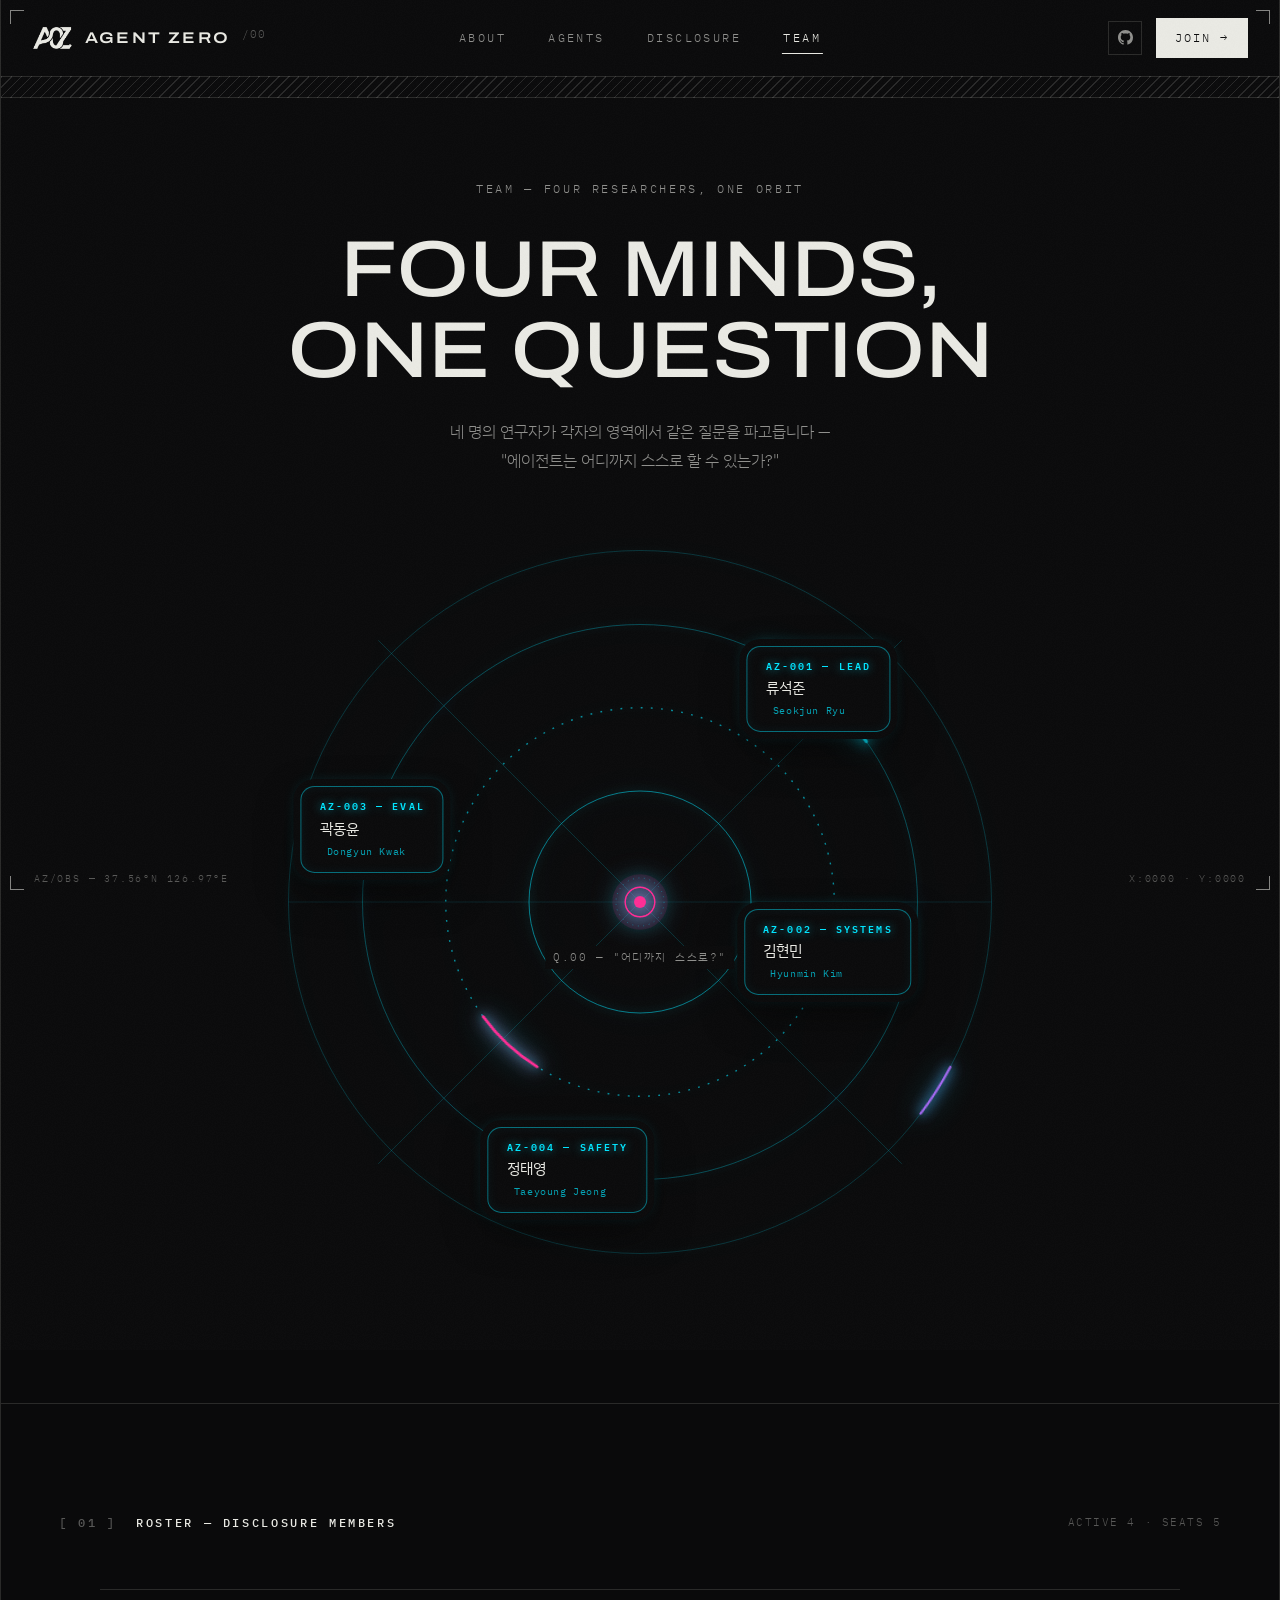
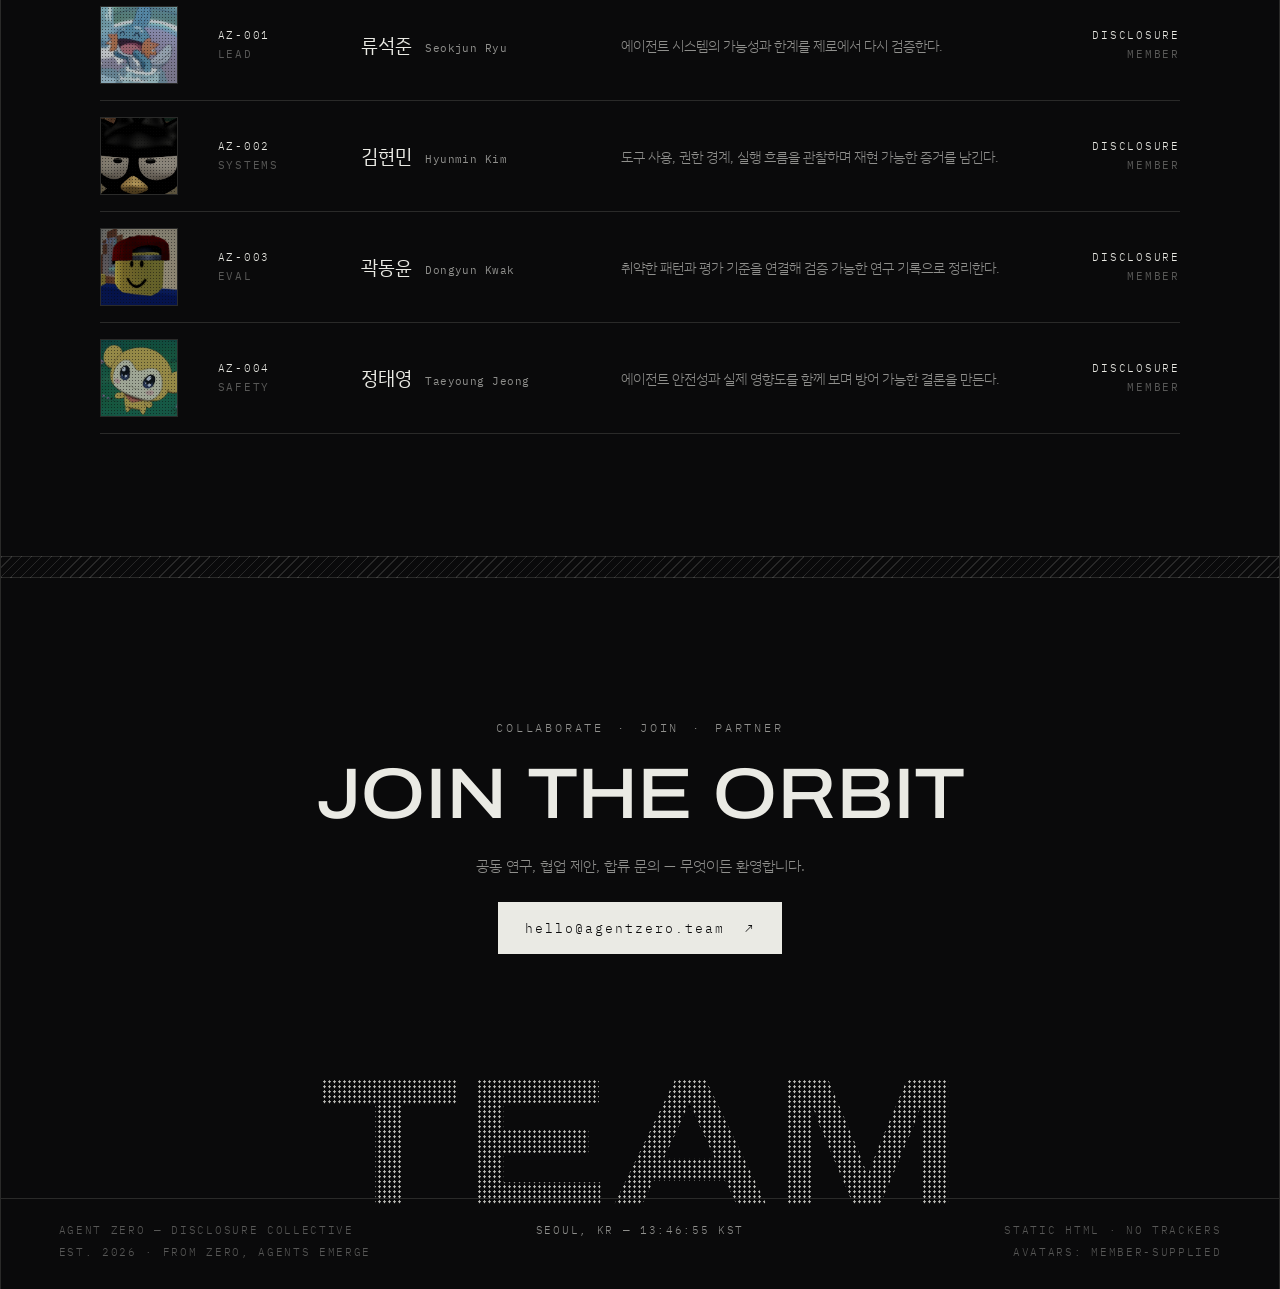
<file: team.html>
<!DOCTYPE html>
<html lang="ko">
<head>
  <meta charset="UTF-8" />
  <meta name="viewport" content="width=device-width, initial-scale=1.0" />
  <title>Team — Agent Zero</title>
  <meta name="description" content="Agent Zero의 네 연구자 — 각자의 영역에서 같은 질문을 파고듭니다: 에이전트는 어디까지 스스로 할 수 있는가." />
  <meta property="og:title" content="Agent Zero — Team" />
  <meta property="og:description" content="네 명의 연구자, 하나의 질문 — 궤도 위의 팀" />
  <meta property="og:type" content="website" />
  <meta property="og:url" content="https://ag3nt-z3r0.github.io/team.html" />
  <meta property="og:image" content="https://ag3nt-z3r0.github.io/images/og-cover.png" />
  <meta property="og:image:width" content="1200" />
  <meta property="og:image:height" content="630" />
  <meta property="og:image:alt" content="Agent Zero — Zero-Day Research Team" />
  <meta property="og:site_name" content="Agent Zero" />
  <meta name="twitter:card" content="summary_large_image" />
  <meta name="twitter:image" content="https://ag3nt-z3r0.github.io/images/og-cover.png" />
  <link rel="icon" type="image/png" href="images/az-favicon.png" />

  <link rel="preconnect" href="https://fonts.googleapis.com" />
  <link rel="preconnect" href="https://fonts.gstatic.com" crossorigin />
  <link href="https://fonts.googleapis.com/css2?family=Archivo:ital,wdth,wght@0,62.5..125,100..900&family=IBM+Plex+Mono:ital,wght@0,400;0,500;0,600;1,400&family=IBM+Plex+Sans+KR:wght@300;400;500&display=swap" rel="stylesheet" />
  <link rel="stylesheet" href="css/style.css" />

  <!-- neon accents — scoped to the team page -->
  <style>
    /* hero title word "one" */
    .page-hero__title em {
      color: #00e5ff;
      text-shadow: 0 0 18px rgba(0, 229, 255, 0.6), 0 0 42px rgba(0, 229, 255, 0.28);
    }
    /* orbit chips: neon frame + emphasized role title */
    .orbit__chip {
      border-color: rgba(0, 229, 255, 0.45);
      box-shadow: 0 0 0 7px var(--bg), 0 18px 40px rgba(0, 0, 0, 0.55),
                  0 0 16px rgba(0, 229, 255, 0.28), inset 0 0 12px rgba(0, 229, 255, 0.06);
    }
    .orbit__chip b {
      font-weight: 600;
      font-size: 9.5px;
      letter-spacing: 0.22em;
      color: #00e5ff;
      text-shadow: 0 0 10px rgba(0, 229, 255, 0.7);
    }
    /* romanized reading a touch brighter to sit under the neon title */
    .orbit__chip i { color: rgba(0, 229, 255, 0.7); }
  </style>
</head>
<body>

  <div class="hud" aria-hidden="true">
    <span class="hud__corner hud__corner--tl"></span>
    <span class="hud__corner hud__corner--tr"></span>
    <span class="hud__corner hud__corner--bl"></span>
    <span class="hud__corner hud__corner--br"></span>
    <span class="hud__tag hud__tag--bl">AZ/OBS — 37.56°N 126.97°E</span>
    <span class="hud__tag hud__tag--br" id="cursorPos">X:0000 · Y:0000</span>
  </div>
  <div class="grain" aria-hidden="true"></div>

  <div class="shell">

    <header class="nav" id="top">
      <a class="nav__brand" href="index.html" aria-label="Agent Zero 홈">
        <img class="nav__glyph" src="images/az-logo.png" alt="" aria-hidden="true" width="47" height="26" />
        <span class="nav__wordmark">AGENT ZERO</span>
        <span class="nav__ver">/00</span>
      </a>

      <nav class="nav__links" aria-label="주요 메뉴">
        <a class="nav__link" href="about.html">ABOUT</a>
        <a class="nav__link" href="agents.html">AGENTS</a>
        <a class="nav__link" href="disclosure.html">DISCLOSURE</a>
        <a class="nav__link" href="team.html" aria-current="page">TEAM</a>
      </nav>

      <div class="nav__actions">
        <a class="nav__icon" href="https://github.com/Ag3nt-Z3r0" target="_blank" rel="noopener noreferrer" aria-label="GitHub">
          <svg viewBox="0 0 16 16" width="15" height="15" fill="currentColor" aria-hidden="true"><path d="M8 0C3.58 0 0 3.58 0 8c0 3.54 2.29 6.53 5.47 7.59.4.07.55-.17.55-.38 0-.19-.01-.82-.01-1.49-2.01.37-2.53-.49-2.69-.94-.09-.23-.48-.94-.82-1.13-.28-.15-.68-.52-.01-.53.63-.01 1.08.58 1.23.82.72 1.21 1.87.87 2.33.66.07-.52.28-.87.51-1.07-1.78-.2-3.64-.89-3.64-3.95 0-.87.31-1.59.82-2.15-.08-.2-.36-1.02.08-2.12 0 0 .67-.21 2.2.82.64-.18 1.32-.27 2-.27s1.36.09 2 .27c1.53-1.04 2.2-.82 2.2-.82.44 1.1.16 1.92.08 2.12.51.56.82 1.27.82 2.15 0 3.07-1.87 3.75-3.65 3.95.29.25.54.73.54 1.48 0 1.07-.01 1.93-.01 2.2 0 .21.15.46.55.38A8.01 8.01 0 0 0 16 8c0-4.42-3.58-8-8-8Z"/></svg>
        </a>
        <a class="btn btn--light btn--nav" href="#join">JOIN <span aria-hidden="true">→</span></a>
        <button class="nav__burger" id="burger" aria-label="메뉴 열기" aria-expanded="false"><span></span><span></span></button>
      </div>
    </header>

    <div class="mobile-menu" id="mobileMenu" aria-hidden="true">
      <a href="about.html"><i>01</i> ABOUT</a>
      <a href="agents.html"><i>02</i> AGENTS</a>
      <a href="disclosure.html"><i>03</i> DISCLOSURE</a>
      <a href="team.html"><i>04</i> TEAM</a>
      <a href="#join"><i>05</i> JOIN →</a>
    </div>

    <div class="band" aria-hidden="true"></div>

    <main>

      <!-- ============ PAGE HERO + ORBIT ============ -->
      <section class="page-hero page-hero--center">
        <p class="page-hero__kicker reveal">TEAM — FOUR RESEARCHERS, ONE ORBIT</p>
        <h1 class="page-hero__title">
          <span class="reveal d1">FOUR MINDS,</span>
          <span class="reveal d2">ONE QUESTION</span>
        </h1>
        <p class="page-hero__sub reveal d3">네 명의 연구자가 각자의 영역에서 같은 질문을 파고듭니다 —<br />"에이전트는 어디까지 스스로 할 수 있는가?"</p>

        <div class="orbit reveal d4" aria-hidden="true">
          <svg class="orbit__field" viewBox="0 0 800 800" aria-hidden="true" focusable="false" style="filter: drop-shadow(0 0 4px rgba(0, 229, 255, 0.7)) drop-shadow(0 0 14px rgba(0, 229, 255, 0.4));">
            <!-- base rings — brighter cyan -->
            <g fill="none" stroke="#00E5FF">
              <circle cx="400" cy="400" r="120" stroke-opacity=".55"/>
              <circle class="orbit__spin" cx="400" cy="400" r="210" stroke-opacity=".6" stroke-width="1.5" stroke-dasharray="2 9"/>
              <circle cx="400" cy="400" r="300" stroke-opacity=".32"/>
              <circle cx="400" cy="400" r="380" stroke-opacity=".2"/>
              <path d="M117 117 L683 683 M683 117 L117 683" stroke-opacity=".18"/>
              <path d="M20 400 H780" stroke-opacity=".12"/>
            </g>
            <!-- bright sweeping arcs — cyan + magenta duotone -->
            <circle cx="400" cy="400" r="300" fill="none" stroke="#00E5FF" stroke-opacity="1" stroke-width="3.5" stroke-linecap="round" stroke-dasharray="150 1735" transform="rotate(-64 400 400)" style="filter: drop-shadow(0 0 8px rgba(0, 229, 255, 0.95));"/>
            <circle cx="400" cy="400" r="210" fill="none" stroke="#FF2D95" stroke-opacity="1" stroke-width="3" stroke-linecap="round" stroke-dasharray="80 1240" transform="rotate(122 400 400)" style="filter: drop-shadow(0 0 8px rgba(255, 45, 149, 0.95));"/>
            <circle cx="400" cy="400" r="380" fill="none" stroke="#B16BFF" stroke-opacity=".9" stroke-width="2.5" stroke-linecap="round" stroke-dasharray="60 2328" transform="rotate(28 400 400)" style="filter: drop-shadow(0 0 7px rgba(177, 107, 255, 0.9));"/>
            <!-- researcher nodes — glowing cyan with wide halos -->
            <g fill="#00E5FF" style="filter: drop-shadow(0 0 6px rgba(0, 229, 255, 0.95));">
              <circle cx="593" cy="170" r="4.5"/><circle cx="603" cy="454" r="4.5"/>
              <circle cx="110" cy="322" r="4.5"/><circle cx="322" cy="690" r="4.5"/>
            </g>
            <g fill="none" stroke="#00E5FF" stroke-opacity=".7">
              <circle cx="593" cy="170" r="10"/><circle cx="603" cy="454" r="10"/>
              <circle cx="110" cy="322" r="10"/><circle cx="322" cy="690" r="10"/>
            </g>
            <g fill="none" stroke="#00E5FF" stroke-opacity=".28" stroke-dasharray="1 5">
              <circle cx="593" cy="170" r="17"/><circle cx="603" cy="454" r="17"/>
              <circle cx="110" cy="322" r="17"/><circle cx="322" cy="690" r="17"/>
            </g>
            <!-- magenta core with heavy bloom -->
            <circle class="orbit__pulse" cx="400" cy="400" r="16" fill="none" stroke="#FF2D95" stroke-width="1.5"/>
            <circle cx="400" cy="400" r="30" fill="rgba(255,45,149,0.12)"/>
            <circle cx="400" cy="400" r="6.5" fill="#FF2D95" style="filter: drop-shadow(0 0 10px rgba(255, 45, 149, 1)) drop-shadow(0 0 20px rgba(255, 45, 149, 0.7));"/>
            <circle cx="400" cy="400" r="16" fill="none" stroke="#FF2D95" stroke-opacity=".6"/>
            <circle cx="400" cy="400" r="26" fill="none" stroke="#00E5FF" stroke-opacity=".4" stroke-dasharray="1 5"/>
          </svg>
          <span class="orbit__chip" style="--x:74.1%; --y:21.2%">
            <b>AZ-001 — LEAD</b>류석준 <i>Seokjun Ryu</i>
          </span>
          <span class="orbit__chip" style="--x:75.4%; --y:56.8%">
            <b>AZ-002 — SYSTEMS</b>김현민 <i>Hyunmin Kim</i>
          </span>
          <span class="orbit__chip" style="--x:13.8%; --y:40.2%">
            <b>AZ-003 — EVAL</b>곽동윤 <i>Dongyun Kwak</i>
          </span>
          <span class="orbit__chip" style="--x:40.2%; --y:86.2%">
            <b>AZ-004 — SAFETY</b>정태영 <i>Taeyoung Jeong</i>
          </span>
          <span class="orbit__corelabel">Q.00 — "어디까지 스스로?"</span>
        </div>
      </section>

      <!-- ============ 01 · ROSTER ============ -->
      <section class="sect" id="roster">
        <div class="sect__head reveal">
          <h2 class="sect__kicker"><span class="sect__index">[ 01 ]</span> ROSTER — DISCLOSURE MEMBERS</h2>
          <p class="sect__stamp">ACTIVE 4 · SEATS 5</p>
        </div>

        <div class="roster" role="list">
          <article class="roster__row reveal" role="listitem">
            <span class="roster__thumb roster__thumb--photo" aria-hidden="true"><img src="images/seory0.jpg" alt="" loading="lazy" /></span>
            <span class="roster__id">AZ-001<br /><b>LEAD</b></span>
            <h3 class="roster__name">류석준 <i>Seokjun Ryu</i></h3>
            <p class="roster__bio">에이전트 시스템의 가능성과 한계를 제로에서 다시 검증한다.</p>
            <span class="roster__status">DISCLOSURE<br /><b>MEMBER</b></span>
          </article>
          <article class="roster__row reveal" role="listitem">
            <span class="roster__thumb roster__thumb--photo" aria-hidden="true"><img src="images/hyunmin.png" alt="" loading="lazy" /></span>
            <span class="roster__id">AZ-002<br /><b>SYSTEMS</b></span>
            <h3 class="roster__name">김현민 <i>Hyunmin Kim</i></h3>
            <p class="roster__bio">도구 사용, 권한 경계, 실행 흐름을 관찰하며 재현 가능한 증거를 남긴다.</p>
            <span class="roster__status">DISCLOSURE<br /><b>MEMBER</b></span>
          </article>
          <article class="roster__row reveal" role="listitem">
            <span class="roster__thumb roster__thumb--photo" aria-hidden="true"><img src="images/dongyoong.png" alt="" loading="lazy" /></span>
            <span class="roster__id">AZ-003<br /><b>EVAL</b></span>
            <h3 class="roster__name">곽동윤 <i>Dongyun Kwak</i></h3>
            <p class="roster__bio">취약한 패턴과 평가 기준을 연결해 검증 가능한 연구 기록으로 정리한다.</p>
            <span class="roster__status">DISCLOSURE<br /><b>MEMBER</b></span>
          </article>
          <article class="roster__row reveal" role="listitem">
            <span class="roster__thumb roster__thumb--photo" aria-hidden="true"><img src="images/taeyoung.png" alt="" loading="lazy" /></span>
            <span class="roster__id">AZ-004<br /><b>SAFETY</b></span>
            <h3 class="roster__name">정태영 <i>Taeyoung Jeong</i></h3>
            <p class="roster__bio">에이전트 안전성과 실제 영향도를 함께 보며 방어 가능한 결론을 만든다.</p>
            <span class="roster__status">DISCLOSURE<br /><b>MEMBER</b></span>
          </article>
        </div>
      </section>

      <div class="band" aria-hidden="true"></div>

      <footer class="footer footer--sub" id="join">
        <div class="footer__cta">
          <p class="footer__kicker reveal">COLLABORATE · JOIN · PARTNER</p>
          <h2 class="footer__title reveal d1">JOIN THE ORBIT</h2>
          <p class="footer__text reveal d2">공동 연구, 협업 제안, 합류 문의 — 무엇이든 환영합니다.</p>
          <a class="btn btn--light reveal d3" href="mailto:hello@agentzero.team">hello@agentzero.team&nbsp;&nbsp;↗</a>
        </div>

        <div class="footer__ghost" aria-hidden="true"><span>TEAM</span></div>

        <div class="footer__meta">
          <div class="footer__meta-col">
            <p>AGENT ZERO — DISCLOSURE COLLECTIVE</p>
            <p>EST. 2026 · FROM ZERO, AGENTS EMERGE</p>
          </div>
          <div class="footer__meta-col footer__meta-col--center">
            <p>SEOUL, KR — <span id="footClock">--:--:--</span> KST</p>
          </div>
          <div class="footer__meta-col footer__meta-col--right">
            <p>STATIC HTML · NO TRACKERS</p>
            <p>AVATARS: MEMBER-SUPPLIED</p>
          </div>
        </div>
      </footer>

    </main>
  </div>

  <script src="js/main.js"></script>
</body>
</html>
</file>
<file: css/style.css>
/* ============================================================
   AGENT ZERO — observatory edition
   monochrome instrument panel · dithered dot-matrix graphics
   Archivo (wdth) + IBM Plex Mono + IBM Plex Sans KR
   single signal accent: #FF4D00 (live markers only)
   ============================================================ */

:root {
  --bg: #0a0a0b;
  --bg-raise: #0d0d0f;
  --fg: #eaeae4;
  --fg-dim: rgba(234, 234, 228, 0.6);
  --fg-faint: rgba(234, 234, 228, 0.35);
  --line: rgba(234, 234, 228, 0.14);
  --line-strong: rgba(234, 234, 228, 0.32);
  --signal: #ff4d00;

  --sans: "Archivo", "IBM Plex Sans KR", sans-serif;
  --body: "IBM Plex Sans KR", "Archivo", sans-serif;
  --mono: "IBM Plex Mono", "IBM Plex Sans KR", monospace;

  --gutter: clamp(18px, 4.5vw, 64px);
  --ease: cubic-bezier(0.22, 1, 0.36, 1);
}

* { margin: 0; padding: 0; box-sizing: border-box; }

html { scroll-behavior: smooth; }

body {
  background: var(--bg);
  color: var(--fg);
  font-family: var(--body);
  font-weight: 300;
  line-height: 1.6;
  word-break: keep-all;
  overflow-x: hidden;
  -webkit-font-smoothing: antialiased;
}

::selection { background: var(--fg); color: var(--bg); }

img { display: block; }
i { font-style: normal; }

/* ============ fixed HUD chrome ============ */
.hud { position: fixed; inset: 0; z-index: 1300; pointer-events: none; }
.hud__corner {
  position: absolute; width: 14px; height: 14px;
  border: 0 solid rgba(234, 234, 228, 0.55);
}
.hud__corner--tl { top: 10px; left: 10px; border-top-width: 1px; border-left-width: 1px; }
.hud__corner--tr { top: 10px; right: 10px; border-top-width: 1px; border-right-width: 1px; }
.hud__corner--bl { bottom: 10px; left: 10px; border-bottom-width: 1px; border-left-width: 1px; }
.hud__corner--br { bottom: 10px; right: 10px; border-bottom-width: 1px; border-right-width: 1px; }
.hud__tag {
  position: absolute; bottom: 13px;
  font-family: var(--mono);
  font-size: 10px; letter-spacing: 0.18em;
  color: var(--fg-faint);
}
.hud__tag--bl { left: 34px; }
.hud__tag--br { right: 34px; }

.grain {
  position: fixed; inset: -50%; z-index: 1200;
  pointer-events: none; opacity: 0.5;
  background-image: url("data:image/svg+xml,%3Csvg xmlns='http://www.w3.org/2000/svg' width='160' height='160'%3E%3Cfilter id='n'%3E%3CfeTurbulence type='fractalNoise' baseFrequency='0.9' numOctaves='2'/%3E%3CfeColorMatrix type='saturate' values='0'/%3E%3C/filter%3E%3Crect width='100%25' height='100%25' filter='url(%23n)' opacity='0.06'/%3E%3C/svg%3E");
}

/* ============ shell ============ */
.shell {
  max-width: 1520px;
  margin: 0 auto;
  border-inline: 1px solid var(--line);
  min-height: 100svh;
}

/* hatched caution band */
.band {
  height: 22px;
  border-block: 1px solid var(--line);
  background: repeating-linear-gradient(
    -45deg,
    rgba(234, 234, 228, 0.13) 0 1px,
    transparent 1px 7px
  );
}

/* ============ live dot ============ */
.dot-live {
  display: inline-block;
  flex: 0 0 auto;
  width: 7px; height: 7px; border-radius: 50%;
  background: var(--signal);
  box-shadow: 0 0 9px rgba(255, 77, 0, 0.55);
  animation: livepulse 2.2s ease-in-out infinite;
  vertical-align: baseline;
}
.dot-live--sm { width: 5px; height: 5px; }
@keyframes livepulse { 50% { opacity: 0.35; } }

/* ============ nav ============ */
.nav {
  position: relative;
  display: flex; align-items: center; justify-content: space-between;
  gap: 20px;
  padding: 0 clamp(16px, 2.4vw, 34px);
  height: clamp(62px, 6vw, 76px);
}
.nav__brand {
  display: inline-flex; align-items: center; gap: 12px;
  color: var(--fg); text-decoration: none;
}
.nav__glyph { flex: 0 0 auto; height: 24px; width: auto; display: block; }
.nav__wordmark {
  font-family: var(--sans);
  font-weight: 600; font-stretch: 118%;
  font-size: 15.5px; letter-spacing: 0.14em;
}
.nav__ver {
  font-family: var(--mono);
  font-size: 10.5px; letter-spacing: 0.12em;
  color: var(--fg-faint);
  transform: translateY(-4px);
}
.nav__links {
  position: absolute; left: 50%; transform: translateX(-50%);
  display: flex; gap: clamp(22px, 3vw, 44px);
}
.nav__link {
  font-family: var(--mono);
  font-size: 12px; letter-spacing: 0.2em;
  color: var(--fg-dim); text-decoration: none;
  padding: 8px 2px;
  position: relative;
  transition: color 0.3s;
}
.nav__link::after {
  content: ""; position: absolute; left: 0; bottom: 2px;
  width: 100%; height: 1px; background: var(--fg);
  transform: scaleX(0); transform-origin: right;
  transition: transform 0.35s var(--ease);
}
.nav__link:hover, .nav__link[aria-current="page"] { color: var(--fg); }
.nav__link:hover::after, .nav__link[aria-current="page"]::after { transform: scaleX(1); transform-origin: left; }

.nav__actions { display: flex; align-items: center; gap: 14px; }
.nav__icon {
  display: grid; place-items: center;
  width: 34px; height: 34px;
  border: 1px solid var(--line);
  color: var(--fg-dim);
  transition: color 0.3s, border-color 0.3s;
}
.nav__icon:hover { color: var(--fg); border-color: var(--line-strong); }

.nav__burger {
  display: none;
  background: none; border: 0; cursor: pointer;
  width: 32px; height: 26px;
  flex-direction: column; justify-content: center; gap: 7px;
}
.nav__burger span { display: block; height: 1.5px; width: 100%; background: var(--fg); transition: transform 0.35s var(--ease); }
.nav__burger[aria-expanded="true"] span:first-child { transform: translateY(4.2px) rotate(45deg); }
.nav__burger[aria-expanded="true"] span:last-child { transform: translateY(-4.2px) rotate(-45deg); }

.mobile-menu {
  position: fixed; inset: 0; z-index: 950;
  background: var(--bg);
  display: flex; flex-direction: column; justify-content: center; gap: 0;
  padding: 0 var(--gutter);
  opacity: 0; visibility: hidden; pointer-events: none;
  transition: opacity 0.35s, visibility 0.35s;
}
.mobile-menu.open { opacity: 1; visibility: visible; pointer-events: auto; }
.mobile-menu a {
  font-family: var(--sans);
  font-weight: 500; font-stretch: 115%;
  font-size: clamp(30px, 9vw, 46px);
  letter-spacing: 0.02em;
  color: var(--fg); text-decoration: none;
  border-bottom: 1px solid var(--line);
  padding: 20px 0;
  display: flex; align-items: baseline; gap: 18px;
}
.mobile-menu a i {
  font-family: var(--mono);
  font-size: 12px; letter-spacing: 0.16em;
  color: var(--fg-faint);
}

/* ============ buttons ============ */
.btn {
  font-family: var(--mono);
  font-size: 12.5px; letter-spacing: 0.16em;
  text-decoration: none;
  display: inline-flex; align-items: center; gap: 10px;
  padding: 15px 26px;
  border: 1px solid var(--fg);
  transition: background 0.3s, color 0.3s, transform 0.3s var(--ease);
}
.btn--light { background: var(--fg); color: var(--bg); }
.btn--light:hover { background: transparent; color: var(--fg); }
.btn--ghost { background: transparent; color: var(--fg); }
.btn--ghost:hover { background: var(--fg); color: var(--bg); }
.btn--nav { padding: 10px 18px; font-size: 11.5px; }

/* ============ reveal ============ */
.reveal { opacity: 0; transform: translateY(24px); transition: opacity 0.9s var(--ease), transform 0.9s var(--ease); }
.reveal.in { opacity: 1; transform: none; }
.d1 { transition-delay: 0.08s; }
.d2 { transition-delay: 0.18s; }
.d3 { transition-delay: 0.28s; }
.d4 { transition-delay: 0.4s; }

/* ============ hero ============ */
.hero {
  position: relative;
  text-align: center;
  padding: clamp(64px, 9vh, 120px) var(--gutter) 0;
  overflow: hidden;
}
.hero__status {
  display: inline-flex; align-items: center; gap: 12px;
  flex-wrap: wrap; justify-content: center;
  font-family: var(--mono);
  font-size: 11px; letter-spacing: 0.2em;
  word-spacing: 0.3em;
  color: var(--fg-dim);
  border: 1px solid var(--line-strong);
  border-radius: 999px;
  padding: 10px 20px;
  margin-bottom: clamp(28px, 4vh, 48px);
}
.hero__title {
  font-family: var(--sans);
  font-weight: 500; font-stretch: 115%;
  font-size: clamp(42px, 6.8vw, 100px);
  line-height: 1.02;
  letter-spacing: -0.015em;
}
.hero__title span { display: block; }
.hero__sub {
  margin-top: clamp(20px, 3vh, 34px);
  font-size: clamp(14px, 1.3vw, 17px);
  line-height: 1.85;
  color: var(--fg-dim);
}
.hero__ctas {
  margin-top: clamp(26px, 4vh, 44px);
  display: flex; justify-content: center; gap: 14px; flex-wrap: wrap;
}

/* hero stage: dithered dome — decorative only, and it rides up
   under the CTAs, so nothing in here may capture clicks */
.hero__stage {
  position: relative;
  margin: clamp(-64px, -3vw, -14px) auto 0;
  max-width: 1240px;
  pointer-events: none;
}
.dome {
  display: block;
  width: 100%; height: auto;
  aspect-ratio: 1200 / 620;
}
.hero__ruler {
  position: absolute; bottom: 0; width: 13px; height: 72%;
  background:
    repeating-linear-gradient(0deg, var(--line-strong) 0 1px, transparent 1px 34px),
    repeating-linear-gradient(0deg, var(--line) 0 1px, transparent 1px 8.5px);
  background-size: 100% 100%, 46% 100%;
  background-repeat: no-repeat;
}
.hero__ruler--l { left: 0; }
.hero__ruler--r { right: 0; transform: scaleX(-1); }

/* ============ ticker ============ */
.ticker {
  border-top: 1px solid var(--line);
  padding: 13px 0;
  overflow: hidden;
}
.ticker__track {
  display: flex;
  width: max-content;
  animation: tickerscroll 46s linear infinite;
}
.ticker:hover .ticker__track { animation-play-state: paused; }
.ticker__seq {
  font-family: var(--mono);
  font-size: 11.5px; letter-spacing: 0.18em;
  color: var(--fg-dim);
  white-space: nowrap;
  padding-right: 18px;
}
.ticker__seq i { color: var(--fg-faint); padding: 0 18px; }
@keyframes tickerscroll { to { transform: translateX(-50%); } }

/* ============ sections ============ */
.sect {
  border-top: 1px solid var(--line);
  padding: clamp(60px, 8.5vw, 120px) var(--gutter) clamp(70px, 9.5vw, 140px);
  position: relative;
}
.sect__head {
  display: flex; align-items: flex-end; justify-content: space-between;
  gap: 24px;
  margin-bottom: clamp(34px, 4.5vw, 64px);
}
.sect__kicker {
  font-family: var(--mono);
  font-weight: 500;
  font-size: 12px; letter-spacing: 0.22em;
  color: var(--fg);
}
.sect__index { color: var(--fg-faint); margin-right: 10px; }
.sect__stamp {
  font-family: var(--mono);
  font-size: 11px; letter-spacing: 0.14em;
  color: var(--fg-faint);
}
.sect__title {
  font-family: var(--sans);
  font-weight: 500; font-stretch: 114%;
  font-size: clamp(34px, 4.8vw, 66px);
  line-height: 1.04;
  letter-spacing: -0.012em;
  margin-top: clamp(20px, 3vw, 34px);
}
.sect__sub {
  margin-top: clamp(16px, 2vw, 24px);
  font-size: clamp(13.5px, 1.2vw, 16px);
  line-height: 1.9;
  color: var(--fg-dim);
}
.inline-link {
  color: var(--fg); text-decoration: none;
  border-bottom: 1px solid var(--line-strong);
  transition: border-color 0.3s;
}
.inline-link:hover { border-color: var(--fg); }

/* ============ compare (doctrine) ============ */
.compare {
  display: grid;
  grid-template-columns: 1fr 56px 1fr;
  align-items: stretch;
  max-width: 1240px;
  margin: 0 auto;
}
.compare__card {
  border: 1px solid var(--line);
  background: var(--bg-raise);
  text-align: left;
}
.compare__cap {
  display: flex; align-items: center; justify-content: space-between; gap: 12px;
  padding: 14px 18px;
  border-bottom: 1px solid var(--line);
  font-family: var(--mono);
  font-size: 11.5px; letter-spacing: 0.16em;
  color: var(--fg);
}
.tag {
  font-size: 10px; letter-spacing: 0.18em;
  border: 1px solid var(--line-strong);
  border-radius: 999px;
  padding: 4px 11px;
  color: var(--fg-dim);
}
.tag--solid { background: var(--fg); color: var(--bg); border-color: var(--fg); }
.wave {
  display: block;
  width: calc(100% - 36px);
  height: clamp(118px, 14vw, 168px);
  margin: 24px 18px;
  background:
    linear-gradient(var(--line) 0 0) center / 100% 1px no-repeat,
    radial-gradient(rgba(234, 234, 228, 0.09) 0.7px, transparent 0.9px) 0 0 / 14px 14px;
}
.wave path {
  fill: none;
  stroke: #eaeae4;
  vector-effect: non-scaling-stroke;
}
.wave .wave__main { stroke-width: 1.6; filter: drop-shadow(0 0 5px rgba(234, 234, 228, 0.45)); }
.wave .wave__echo { stroke-width: 1; opacity: 0.35; transform: translateY(5px); }
.wave .wave__echo2 { stroke-width: 1; opacity: 0.16; transform: translateY(-7px); }
.wave--noisy .wave__echo { transform: translateY(9px); }
.wave--noisy .wave__echo2 { transform: translateY(-11px); }
.compare__reads {
  display: grid; grid-template-columns: repeat(3, 1fr);
  border-top: 1px solid var(--line);
}
.compare__reads span {
  font-family: var(--mono);
  font-size: 10.5px; letter-spacing: 0.1em;
  color: var(--fg-dim);
  padding: 12px 18px;
}
.compare__reads span + span { border-left: 1px solid var(--line); }

.compare__node {
  align-self: center; justify-self: center;
  position: relative;
  width: 44px; height: 44px;
  display: grid; place-items: center;
  border: 1px solid var(--line-strong);
  border-radius: 50%;
  background: var(--bg);
  font-family: var(--mono); font-size: 16px;
  z-index: 1;
}
.compare__node::before {
  content: ""; position: absolute; inset: -9px;
  border: 1px dashed var(--line);
  border-radius: 50%;
  animation: spin 22s linear infinite;
}
@keyframes spin { to { transform: rotate(360deg); } }

.compare__notes {
  display: grid; grid-template-columns: repeat(2, 1fr);
  gap: clamp(24px, 4.5vw, 72px);
  max-width: 980px;
  margin: clamp(44px, 6vw, 80px) auto 0;
  text-align: left;
}
.compare__notes h3 {
  font-family: var(--sans);
  font-weight: 500; font-stretch: 110%;
  font-size: 16.5px;
  margin-bottom: 12px;
}
.compare__notes p {
  font-size: 14px; line-height: 1.9;
  color: var(--fg-dim);
}

/* ============ audience cells ============ */
.cells {
  display: grid; grid-template-columns: repeat(3, 1fr);
  border: 1px solid var(--line);
}
.cell {
  position: relative;
  padding: clamp(28px, 3.4vw, 48px);
  border-right: 1px solid var(--line);
  transition: background 0.4s;
}
.cell:last-child { border-right: 0; }
.cell:hover { background: rgba(234, 234, 228, 0.025); }
.cell::before, .cell::after {
  content: ""; position: absolute; width: 9px; height: 9px;
  border: 0 solid var(--fg);
  opacity: 0; transition: opacity 0.35s;
}
.cell::before { top: 8px; left: 8px; border-top-width: 1px; border-left-width: 1px; }
.cell::after { bottom: 8px; right: 8px; border-bottom-width: 1px; border-right-width: 1px; }
.cell:hover::before, .cell:hover::after { opacity: 0.8; }
.cell__index {
  font-family: var(--mono);
  font-size: 11px; letter-spacing: 0.18em;
  color: var(--fg-faint);
  margin-bottom: clamp(30px, 4vw, 56px);
}
.cell__icon { width: 28px; height: 28px; color: var(--fg); margin-bottom: 18px; }
.cell__title {
  font-family: var(--sans);
  font-weight: 500; font-stretch: 112%;
  font-size: clamp(24px, 2.3vw, 33px);
  line-height: 1;
  margin-bottom: 14px;
}
.cell__text {
  font-size: 14px; line-height: 1.85;
  color: var(--fg-dim);
  margin-bottom: 28px;
}
.cell__link {
  font-family: var(--mono);
  font-size: 12px; letter-spacing: 0.16em;
  color: var(--fg); text-decoration: none;
  border-bottom: 1px solid transparent;
  padding-bottom: 4px;
  transition: border-color 0.3s;
}
.cell__link:hover { border-color: var(--fg); }

/* ============ ledger ============ */
.ledger__intro { max-width: 860px; margin-bottom: clamp(36px, 5vw, 64px); }
.ledger__intro .sect__title { margin-top: 0; }

.stats {
  display: grid; grid-template-columns: repeat(4, 1fr);
  border: 1px solid var(--line);
  margin-bottom: clamp(36px, 4.5vw, 60px);
}
.stat {
  padding: clamp(18px, 2.2vw, 28px) clamp(18px, 2.2vw, 28px) 16px;
  border-right: 1px solid var(--line);
  display: flex; flex-direction: column; gap: 16px;
}
.stat:last-child { border-right: 0; }
.stat__label {
  font-family: var(--mono);
  font-size: 10.5px; letter-spacing: 0.16em;
  color: var(--fg-dim);
  display: inline-flex; align-items: center; gap: 8px;
}
.stat__value {
  font-family: var(--mono);
  font-weight: 500;
  font-size: clamp(38px, 4.2vw, 60px);
  line-height: 0.95;
}
.stat__value i {
  font-size: 0.55em;
  color: var(--fg-faint);
  vertical-align: 0.28em;
  padding: 0 0.12em;
}
.stat__ruler {
  height: 11px;
  background:
    repeating-linear-gradient(90deg, var(--line-strong) 0 1px, transparent 1px 40px),
    repeating-linear-gradient(90deg, var(--line) 0 1px, transparent 1px 8px);
  background-size: 100% 100%, 100% 55%;
  background-repeat: no-repeat;
  background-position: bottom left, bottom left;
}

.ledger__wrap {
  border-top: 1px solid var(--line-strong);
  border-bottom: 1px solid var(--line-strong);
  overflow-x: auto;
}
.ledger {
  width: 100%;
  border-collapse: collapse;
  min-width: 1020px;
}
.ledger caption {
  position: absolute; width: 1px; height: 1px;
  overflow: hidden; clip: rect(0 0 0 0);
}
.ledger th, .ledger td {
  text-align: left; vertical-align: top;
  border-bottom: 1px solid var(--line);
  padding: 17px 16px;
}
.ledger th {
  font-family: var(--mono);
  font-weight: 500;
  font-size: 10.5px; letter-spacing: 0.2em;
  text-transform: uppercase;
  color: var(--fg-faint);
}
.ledger td {
  font-family: var(--mono);
  font-size: 12.5px; line-height: 1.6;
  color: var(--fg);
}
.ledger td:last-child {
  font-family: var(--body);
  font-size: 13.5px; line-height: 1.7;
  color: var(--fg-dim);
  min-width: 260px;
}
.ledger tbody tr { transition: background 0.25s; }
.ledger tbody tr:hover { background: rgba(234, 234, 228, 0.03); }
.ledger tbody td:first-child::before { content: "· "; color: var(--fg-faint); }
.ledger tbody tr:hover td:first-child::before { content: "› "; color: var(--fg); }
.ledger tbody tr:last-child td { border-bottom: 0; }
.ledger th:first-child, .ledger td:first-child { padding-left: 4px; }
.ledger th:last-child, .ledger td:last-child { padding-right: 4px; }
.ledger tr.is-hidden { display: none; }

.cellline { display: inline-flex; align-items: baseline; gap: 8px; }

/* severity chips */
.sev {
  display: inline-flex; align-items: center; gap: 7px;
  font-family: var(--mono);
  font-size: 10.5px; letter-spacing: 0.16em;
  white-space: nowrap;
}
.sev::before {
  content: ""; display: inline-block;
  width: 8px; height: 8px;
  border: 1px solid currentColor;
}
.sev--high::before { background: currentColor; }
.sev--med::before { background: linear-gradient(90deg, currentColor 0 50%, transparent 50%); }
.sev--med { color: var(--fg-dim); }
.sev--floor { color: var(--fg-faint); }
.sev--unknown { color: var(--fg-faint); }

/* advisory id link + cve subline */
.ghsa {
  color: var(--fg); text-decoration: none;
  border-bottom: 1px solid var(--line-strong);
  padding-bottom: 1px;
  transition: border-color 0.25s;
}
.ghsa:hover { border-color: var(--fg); }
.ghsa__cve {
  font-size: 0.86em;
  letter-spacing: 0.04em;
  color: var(--fg-faint);
}

/* ============ team orbit ============ */
.orbit {
  position: relative;
  width: min(740px, 100%);
  aspect-ratio: 1;
  margin: clamp(10px, 2vw, 30px) auto clamp(40px, 6vw, 80px);
}
.orbit__field { position: absolute; inset: 0; width: 100%; height: 100%; }
.orbit__spin {
  transform-box: fill-box;
  transform-origin: center;
  animation: spin 90s linear infinite;
}
.orbit__pulse {
  transform-box: fill-box;
  transform-origin: center;
  animation: orbitpulse 3.2s ease-out infinite;
}
@keyframes orbitpulse {
  0% { transform: scale(0.5); opacity: 0.7; }
  100% { transform: scale(2.4); opacity: 0; }
}
.orbit__chip {
  position: absolute;
  left: var(--x); top: var(--y);
  transform: translate(-50%, -50%);
  display: grid; gap: 3px;
  background: var(--bg);
  border: 1px solid var(--line-strong);
  border-radius: 14px;
  padding: 11px 18px 12px;
  box-shadow: 0 0 0 7px var(--bg), 0 18px 40px rgba(0, 0, 0, 0.55);
  text-align: left;
  white-space: nowrap;
}
.orbit__chip b {
  font-family: var(--mono);
  font-weight: 400;
  font-size: 9.5px; letter-spacing: 0.18em;
  color: var(--fg-faint);
}
.orbit__chip {
  font-family: var(--body);
  font-weight: 400;
  font-size: 15px;
  color: var(--fg);
}
.orbit__chip i {
  font-family: var(--mono);
  font-size: 10px; letter-spacing: 0.06em;
  color: var(--fg-dim);
  margin-left: 7px;
}
.orbit__corelabel {
  position: absolute;
  left: 50%; top: 50%;
  transform: translate(-50%, 44px);
  font-family: var(--mono);
  font-size: 10.5px; letter-spacing: 0.14em;
  color: var(--fg-dim);
  background: var(--bg);
  padding: 3px 8px;
  white-space: nowrap;
}

/* roster */
.roster {
  max-width: 1080px;
  margin: 0 auto;
  border-top: 1px solid var(--line);
  text-align: left;
}
.roster__row {
  display: grid;
  grid-template-columns: 92px 118px 1.1fr 1.9fr 128px;
  gap: clamp(14px, 2vw, 28px);
  align-items: center;
  padding: 16px 0;
  border-bottom: 1px solid var(--line);
  transition: background 0.25s;
}
.roster__row:hover { background: rgba(234, 234, 228, 0.025); }
.roster__thumb {
  position: relative;
  width: 78px; aspect-ratio: 1;
  overflow: hidden;
  border: 1px solid var(--line);
}
.roster__thumb img {
  width: 100%; height: 100%;
  object-fit: cover; object-position: center 15%;
  filter: grayscale(1) invert(1) contrast(1.25);
}
/* photo avatars: muted color, dimmed to sit in the dark panel (no invert) */
.roster__thumb--photo img {
  object-position: center;
  filter: saturate(0.62) brightness(0.76) contrast(1.08);
}
.roster__thumb::after {
  content: ""; position: absolute; inset: 0;
  background: radial-gradient(rgba(10, 10, 11, 0.85) 0.7px, transparent 0.85px) 0 0 / 3px 3px;
}
.roster__thumb--photo::after {
  background: radial-gradient(rgba(10, 10, 11, 0.5) 0.6px, transparent 0.8px) 0 0 / 3px 3px;
}
.roster__id, .roster__status {
  font-family: var(--mono);
  font-size: 11px; letter-spacing: 0.16em;
  line-height: 1.8;
  color: var(--fg);
}
.roster__id b, .roster__status b {
  font-weight: 400;
  color: var(--fg-faint);
}
.roster__status { text-align: right; }
.roster__name {
  font-family: var(--body);
  font-weight: 400;
  font-size: clamp(16px, 1.5vw, 18.5px);
  line-height: 1.3;
}
.roster__name i {
  font-family: var(--mono);
  font-size: 0.62em; letter-spacing: 0.04em;
  color: var(--fg-dim);
  margin-left: 9px;
}
.roster__bio {
  font-size: 13.5px; line-height: 1.75;
  color: var(--fg-dim);
}

/* ============ footer ============ */
.footer {
  position: relative;
  overflow: hidden;
  text-align: center;
  padding: clamp(80px, 11vw, 150px) var(--gutter) 0;
}
.footer__cta {
  position: relative; z-index: 2;
  max-width: 700px;
  margin: 0 auto;
  display: flex; flex-direction: column; align-items: center;
  gap: clamp(16px, 2.4vh, 26px);
}
.footer__kicker {
  font-family: var(--mono);
  font-size: 11.5px; letter-spacing: 0.24em;
  /* separators are plain spaces so the line can wrap on narrow phones;
     word-spacing restores the airy gap the old &nbsp; runs gave it */
  word-spacing: 0.3em;
  color: var(--fg-dim);
}
.footer__title {
  font-family: var(--sans);
  font-weight: 500; font-stretch: 114%;
  font-size: clamp(40px, 5.6vw, 84px);
  line-height: 1;
  letter-spacing: -0.01em;
}
.footer__text {
  font-size: clamp(13.5px, 1.2vw, 16px);
  line-height: 1.85;
  color: var(--fg-dim);
}

.footer__ghost {
  position: relative; z-index: 1;
  margin-top: clamp(56px, 8vw, 110px);
  line-height: 0;
  user-select: none;
  white-space: nowrap;
  display: flex; justify-content: center;
}
.footer__ghost span {
  display: inline-block;
  flex: 0 0 auto;
  font-family: var(--sans);
  font-weight: 600; font-stretch: 122%;
  font-size: min(14.2vw, 212px);
  line-height: 0.78;
  letter-spacing: -0.01em;
  transform: translateY(0.1em);
  color: rgba(234, 234, 228, 0.16);
}
@supports (-webkit-background-clip: text) {
  .footer__ghost span {
    background: radial-gradient(rgba(234, 234, 228, 0.8) 1px, transparent 1.25px) 0 0 / 5px 5px;
    -webkit-background-clip: text;
    background-clip: text;
    color: transparent;
  }
}

.footer__meta {
  position: relative; z-index: 2;
  border-top: 1px solid var(--line);
  margin: 0 calc(var(--gutter) * -1);
  padding: 20px var(--gutter) 26px;
  display: grid;
  grid-template-columns: 1fr auto 1fr;
  gap: 18px;
  font-family: var(--mono);
  font-size: 10.5px; letter-spacing: 0.16em;
  line-height: 2.1;
  color: var(--fg-faint);
  text-align: left;
}
.footer__meta-col--center { text-align: center; color: var(--fg-dim); }
.footer__meta-col--right { text-align: right; }

/* ============ CRT hero (disclosure page) ============ */
.crt {
  position: relative;
  overflow: hidden;
  display: flex; flex-direction: column;
  min-height: calc(100svh - 110px);
  padding: clamp(28px, 4vh, 48px) var(--gutter) clamp(46px, 6vh, 76px);
}
.crt::before {
  content: ""; position: absolute; inset: 0;
  background: radial-gradient(rgba(234, 234, 228, 0.16) 0.8px, transparent 1px) 0 0 / 26px 26px;
  opacity: 0.35;
  pointer-events: none;
}
.crt__scan {
  position: absolute; inset: 0;
  pointer-events: none;
  background: repeating-linear-gradient(0deg, rgba(0, 0, 0, 0.4) 0 1px, transparent 1px 3px);
  opacity: 0.5;
}
.crt__scan::after {
  content: ""; position: absolute; left: 0; right: 0; top: -20%;
  height: 120px;
  background: linear-gradient(180deg, transparent, rgba(234, 234, 228, 0.05), transparent);
  animation: sweep 7s linear infinite;
}
@keyframes sweep { to { transform: translateY(130svh); } }

.crt__hud {
  position: relative; z-index: 1;
  display: flex; justify-content: space-between; gap: 20px;
  font-family: var(--mono);
  font-size: 10.5px; letter-spacing: 0.16em;
  line-height: 2;
  color: var(--fg-dim);
}
.crt__hud-block--right { text-align: right; }
.crt__big {
  font-size: 16px; letter-spacing: 0.1em;
  color: var(--fg);
}
.crt__stage {
  position: relative; z-index: 1;
  flex: 1 1 auto;
  display: grid; place-items: center;
  padding: clamp(16px, 3vh, 40px) 0;
}
.crt__circles {
  width: min(920px, 100%);
  height: auto;
}
.crt__intro { position: relative; z-index: 1; text-align: center; }
.crt__title {
  font-family: var(--sans);
  font-weight: 500; font-stretch: 115%;
  font-size: clamp(40px, 6.2vw, 82px);
  line-height: 1;
  letter-spacing: -0.012em;
}
.crt__sub {
  margin: clamp(16px, 2.4vh, 26px) auto 0;
  max-width: 620px;
  font-size: clamp(13.5px, 1.2vw, 16px);
  line-height: 1.85;
  color: var(--fg-dim);
}
.crt__down {
  margin-top: clamp(20px, 3.5vh, 40px);
  font-family: var(--mono);
  font-size: 10.5px; letter-spacing: 0.22em;
  color: var(--fg-faint);
  animation: bob 2.6s ease-in-out infinite;
}
@keyframes bob { 50% { transform: translateY(5px); } }

/* ============ gauge ============ */
.gaugeRow {
  display: grid;
  grid-template-columns: minmax(280px, 400px) 1fr;
  gap: clamp(20px, 3vw, 40px);
  align-items: stretch;
  margin-bottom: clamp(36px, 4.5vw, 60px);
}
.gauge {
  border: 1px solid var(--line);
  padding: clamp(20px, 2.6vw, 34px) clamp(20px, 2.6vw, 34px) 18px;
  display: flex; flex-direction: column; justify-content: flex-end;
  background: var(--bg-raise);
}
.gauge svg { width: 100%; height: auto; }
.gauge__cap {
  display: flex; align-items: baseline; justify-content: space-between;
  margin-top: 12px;
  font-family: var(--mono);
  font-size: 10.5px; letter-spacing: 0.14em;
  color: var(--fg-faint);
}
.gauge__read { color: var(--fg); font-size: 11.5px; }
.gauge__side { display: flex; flex-direction: column; }
.gauge__side .stats { margin-bottom: 0; flex: 1 1 auto; }
.gauge__legend {
  margin-top: 14px;
  font-family: var(--mono);
  font-size: 10.5px; letter-spacing: 0.16em;
  color: var(--fg-faint);
}

.stats--tight { grid-template-columns: repeat(2, 1fr); }
.stats--tight .stat:nth-child(2) { border-right: 0; }
.stats--tight .stat:nth-child(-n + 2) { border-bottom: 1px solid var(--line); }

/* ============ filters ============ */
.filters {
  display: flex; align-items: center; gap: 10px; flex-wrap: wrap;
  margin-bottom: clamp(20px, 2.6vw, 32px);
}
.filters__label {
  font-family: var(--mono);
  font-size: 11px; letter-spacing: 0.2em;
  color: var(--fg-faint);
  margin-right: 6px;
}
.filters__btn {
  font-family: var(--mono);
  font-size: 11px; letter-spacing: 0.16em;
  color: var(--fg-dim);
  background: transparent;
  border: 1px solid var(--line-strong);
  border-radius: 999px;
  padding: 9px 16px;
  cursor: pointer;
  transition: background 0.25s, color 0.25s, border-color 0.25s;
}
.filters__btn i { color: var(--fg-faint); margin-left: 7px; }
.filters__btn:hover { color: var(--fg); border-color: var(--fg); }
.filters__btn[aria-pressed="true"] {
  background: var(--fg); color: var(--bg); border-color: var(--fg);
}
.filters__btn[aria-pressed="true"] i { color: rgba(10, 10, 11, 0.55); }
.filters__count {
  margin-left: auto;
  font-family: var(--mono);
  font-size: 11px; letter-spacing: 0.16em;
  color: var(--fg-faint);
}

/* ============ protocol ============ */
.protocol {
  display: grid; grid-template-columns: repeat(4, 1fr);
  border: 1px solid var(--line);
}
.protocol__step {
  position: relative;
  padding: clamp(24px, 2.8vw, 38px);
  border-right: 1px solid var(--line);
}
.protocol__step:last-child { border-right: 0; }
.protocol__step::before, .protocol__step::after {
  content: ""; position: absolute; width: 9px; height: 9px;
  border: 0 solid var(--line-strong);
}
.protocol__step::before { top: 8px; left: 8px; border-top-width: 1px; border-left-width: 1px; }
.protocol__step::after { bottom: 8px; right: 8px; border-bottom-width: 1px; border-right-width: 1px; }
.protocol__num {
  font-family: var(--mono);
  font-size: 11px; letter-spacing: 0.2em;
  color: var(--fg-faint);
  margin-bottom: clamp(26px, 3.4vw, 48px);
}
.protocol__title {
  font-family: var(--body);
  font-weight: 500;
  font-size: 17px;
  margin-bottom: 12px;
}
.protocol__text {
  font-size: 13.5px; line-height: 1.85;
  color: var(--fg-dim);
}

/* ============ page hero (inner pages) ============ */
.page-hero {
  display: grid;
  grid-template-columns: 1.5fr 0.9fr;
  gap: clamp(28px, 4vw, 64px);
  align-items: end;
  padding: clamp(64px, 9vh, 120px) var(--gutter) clamp(56px, 8vh, 96px);
}
.page-hero--center {
  display: block;
  text-align: center;
  padding-bottom: clamp(40px, 6vh, 72px);
}
.page-hero__kicker {
  font-family: var(--mono);
  font-size: 12px; letter-spacing: 0.22em;
  color: var(--fg-dim);
  margin-bottom: clamp(22px, 3.5vh, 40px);
}
.page-hero__title {
  font-family: var(--sans);
  font-weight: 500; font-stretch: 115%;
  font-size: clamp(40px, 6.2vw, 92px);
  line-height: 1.02;
  letter-spacing: -0.015em;
}
.page-hero__title span { display: block; }
.page-hero__sub {
  margin-top: clamp(18px, 2.8vh, 30px);
  font-size: clamp(13.5px, 1.25vw, 16.5px);
  line-height: 1.85;
  color: var(--fg-dim);
}
.page-hero--center .page-hero__sub { margin-inline: auto; max-width: 620px; }
.page-hero--center .orbit { margin-top: clamp(28px, 4.5vw, 56px); }

/* spec sheet */
.spec {
  border: 1px solid var(--line);
  background: var(--bg-raise);
}
.page-hero--about { position: relative; overflow: hidden; }
.page-hero--about .page-hero__main { position: relative; z-index: 1; }
.hero-seal {
  position: absolute; z-index: 0; pointer-events: none;
  top: 50%; right: clamp(-40px, 1vw, 40px);
  transform: translateY(-50%);
  width: min(540px, 44vw); aspect-ratio: 1;
  background: url("../images/asc-seal.png") center / contain no-repeat;
  opacity: 0.09;
}
.spec__head {
  font-family: var(--mono);
  font-size: 10.5px; letter-spacing: 0.2em;
  color: var(--fg-faint);
  padding: 11px 18px;
  border-bottom: 1px solid var(--line);
}
.spec__row {
  display: flex; align-items: baseline; justify-content: space-between;
  gap: 18px;
  padding: 12px 18px;
  border-bottom: 1px solid var(--line);
  font-family: var(--mono);
}
.spec__row:last-child { border-bottom: 0; }
.spec__row dt {
  font-size: 10.5px; letter-spacing: 0.18em;
  color: var(--fg-faint);
}
.spec__row dd {
  font-size: 11.5px; letter-spacing: 0.1em;
  color: var(--fg);
  text-align: right;
}

/* ============ pipeline (about) ============ */
.pipeline {
  display: grid; grid-template-columns: repeat(4, 1fr);
  border: 1px solid var(--line);
}
.pipeline__step {
  position: relative;
  padding: clamp(24px, 2.8vw, 40px);
  border-right: 1px solid var(--line);
}
.pipeline__step:last-child { border-right: 0; }
.pipeline__step::after {
  content: "→";
  position: absolute; top: 50%; right: 0;
  transform: translate(50%, -50%);
  font-family: var(--mono);
  font-size: 14px;
  color: var(--fg-dim);
  background: var(--bg);
  padding: 6px 3px;
  z-index: 1;
}
.pipeline__step:last-child::after { content: none; }
.pipeline__num {
  font-family: var(--mono);
  font-size: 11px; letter-spacing: 0.16em;
  color: var(--fg-faint);
  margin-bottom: clamp(26px, 3.4vw, 48px);
}
.pipeline__title {
  font-family: var(--body);
  font-weight: 500;
  font-size: 17px;
  margin-bottom: 12px;
}
.pipeline__text {
  font-size: 13.5px; line-height: 1.85;
  color: var(--fg-dim);
}
.pipeline--3 { grid-template-columns: repeat(3, 1fr); }

/* ============ agents (fleet) ============ */
.fleet {
  display: grid; grid-template-columns: repeat(2, 1fr);
  border: 1px solid var(--line);
}
.unit {
  position: relative;
  padding: clamp(28px, 3.4vw, 48px);
  border-right: 1px solid var(--line);
  transition: background 0.4s;
}
.unit:last-child { border-right: 0; }
.unit:hover { background: rgba(234, 234, 228, 0.025); }
.unit::before, .unit::after {
  content: ""; position: absolute; width: 9px; height: 9px;
  border: 0 solid var(--fg);
  opacity: 0; transition: opacity 0.35s;
}
.unit::before { top: 8px; left: 8px; border-top-width: 1px; border-left-width: 1px; }
.unit::after { bottom: 8px; right: 8px; border-bottom-width: 1px; border-right-width: 1px; }
.unit:hover::before, .unit:hover::after { opacity: 0.8; }

.unit__top {
  display: flex; align-items: center; justify-content: space-between; gap: 12px;
  font-family: var(--mono);
  font-size: 11px; letter-spacing: 0.18em;
  color: var(--fg-faint);
}
.unit__state {
  display: inline-flex; align-items: center; gap: 8px;
  color: var(--fg-dim);
}
.unit__emblem {
  display: block;
  width: 100%; height: clamp(120px, 15vw, 168px);
  margin: clamp(22px, 3vw, 34px) 0;
  color: var(--fg);
  border: 1px solid var(--line);
  background:
    radial-gradient(rgba(234, 234, 228, 0.06) 0.7px, transparent 0.9px) 0 0 / 14px 14px;
}
.unit__role {
  font-family: var(--mono);
  font-size: 11px; letter-spacing: 0.18em;
  color: var(--fg-dim);
  margin-bottom: 12px;
}
.unit__name {
  font-family: var(--sans);
  font-weight: 500; font-stretch: 114%;
  font-size: clamp(30px, 3.4vw, 46px);
  line-height: 1;
  letter-spacing: -0.01em;
  margin-bottom: 10px;
}
.unit__tag {
  font-family: var(--body);
  font-weight: 400;
  font-size: 14px;
  color: var(--fg-dim);
  margin-bottom: 20px;
}
.unit__desc {
  /* the copy carries long unbreakable runs like "(MCP·LangChain·CrewAI·…)";
     keep-all would otherwise push the card past narrow viewports */
  overflow-wrap: anywhere;
  font-size: 14px; line-height: 1.85;
  color: var(--fg-dim);
  margin-bottom: clamp(22px, 3vw, 30px);
}
.unit__spec { border-top: 1px solid var(--line); }
.unit__row {
  display: flex; align-items: baseline; justify-content: space-between;
  gap: 18px;
  padding: 11px 0;
  border-bottom: 1px solid var(--line);
  font-family: var(--mono);
}
.unit__row:last-child { border-bottom: 0; }
.unit__row dt {
  font-size: 10.5px; letter-spacing: 0.18em;
  color: var(--fg-faint);
}
.unit__row dd {
  font-size: 11.5px; letter-spacing: 0.08em;
  color: var(--fg);
  text-align: right;
}
.unit__cta {
  display: inline-flex; align-items: center; gap: 10px;
  margin-top: clamp(30px, 4vw, 48px);
  font-family: var(--mono);
  font-size: 12px; letter-spacing: 0.16em;
  color: var(--fg); text-decoration: none;
  border-bottom: 1px solid var(--line-strong);
  padding-bottom: 5px;
  transition: border-color 0.3s;
}
.unit__cta:hover { border-color: var(--fg); }
.unit__cta span { transition: transform 0.3s var(--ease); }
.unit__cta:hover span { transform: translateX(6px); }

/* ============ live emblems (agent instruments) ============ */
.emblem { --rate: 1; }
.emblem * { transform-box: view-box; }

/* -- CrayFisher: sonar sweep -- */
.emblem__sweep {
  transform-origin: 40px 150px;
  animation: sonarsweep calc(5.2s * var(--rate)) cubic-bezier(0.45, 0, 0.55, 1) infinite alternate;
}
@keyframes sonarsweep {
  from { transform: rotate(0deg); }
  to { transform: rotate(-62deg); }
}
.emblem__ring {
  transform-origin: 40px 150px;
  animation: ringpulse calc(3.4s * var(--rate)) ease-out infinite;
  animation-delay: calc(var(--i) * 0.42s * var(--rate));
}
@keyframes ringpulse {
  0%, 70%, 100% { opacity: 1; }
  22% { opacity: 0.35; }
}
.emblem__ping {
  transform-origin: 40px 150px;
  animation: emblemping calc(3.4s * var(--rate)) ease-out infinite;
}
@keyframes emblemping {
  0% { transform: scale(0.55); opacity: 0.85; }
  60%, 100% { transform: scale(2.3); opacity: 0; }
}
.emblem__contact {
  opacity: 0;
  animation: contactblink calc(5.2s * var(--rate)) ease-out infinite;
  animation-delay: calc(0.5s + var(--i) * 1.15s * var(--rate));
}
@keyframes contactblink {
  0% { opacity: 0; }
  6% { opacity: 1; }
  38% { opacity: 1; }
  62% { opacity: 0.25; }
  100% { opacity: 0; }
}

/* -- DeepSealer: descending probe + seal -- */
.emblem__probe {
  animation: probedive calc(4.4s * var(--rate)) cubic-bezier(0.5, 0, 0.5, 1) infinite;
}
@keyframes probedive {
  0% { transform: translateY(0); opacity: 0; }
  8% { opacity: 1; }
  55%, 100% { transform: translateY(92px); }
  78% { opacity: 1; }
  92%, 100% { opacity: 0; }
}
.emblem__tick {
  animation: tickflash calc(4.4s * var(--rate)) ease-out infinite;
  animation-delay: calc(var(--i) * 0.42s * var(--rate));
}
@keyframes tickflash {
  0%, 100% { stroke-opacity: 0.5; }
  10% { stroke-opacity: 1; }
}
.emblem__sealring {
  transform-origin: 160px 140px;
  animation: sealpulse calc(4.4s * var(--rate)) ease-out infinite;
}
@keyframes sealpulse {
  0%, 52% { transform: scale(1); stroke-opacity: 0.5; }
  62% { transform: scale(1.16); stroke-opacity: 1; }
  84%, 100% { transform: scale(1); stroke-opacity: 0.5; }
}
.emblem__sealcore {
  transform-origin: 160px 140px;
  animation: sealcore calc(4.4s * var(--rate)) ease-out infinite;
}
@keyframes sealcore {
  0%, 52% { transform: scale(0.72); opacity: 0.55; }
  64% { transform: scale(1); opacity: 1; }
  100% { transform: scale(1); opacity: 1; }
}

/* hover: instruments spin up */
.unit:hover .emblem { --rate: 0.55; }

/* ============ gauge motion (disclosure) ============ */
.gauge__needle {
  transform-box: view-box;
  transform-origin: 160px 160px;
  transform: rotate(0deg);
  transition: transform 1.1s var(--ease);
}
.gauge__value {
  transition: stroke-dashoffset 1.1s var(--ease);
}
.gauge__read { transition: opacity 0.25s; }
.gauge__read.is-swap { opacity: 0.35; }

/* ============ dirlist (home site index) ============ */
.dirlist { border-top: 1px solid var(--line); }
.dirlist__row {
  display: grid;
  grid-template-columns: auto 1fr auto auto;
  align-items: baseline;
  gap: clamp(16px, 3vw, 44px);
  padding: clamp(20px, 3vw, 34px) clamp(6px, 1.2vw, 16px);
  border-bottom: 1px solid var(--line);
  text-decoration: none;
  color: var(--fg);
  transition: background 0.3s, color 0.3s;
}
.dirlist__row:hover { background: var(--fg); color: var(--bg); }
.dirlist__idx {
  font-family: var(--mono);
  font-size: 11px; letter-spacing: 0.18em;
  color: var(--fg-faint);
  transition: color 0.3s;
}
.dirlist__row:hover .dirlist__idx { color: rgba(10, 10, 11, 0.55); }
.dirlist__title {
  font-family: var(--sans);
  font-weight: 500; font-stretch: 114%;
  font-size: clamp(24px, 3.4vw, 46px);
  line-height: 1.05;
  letter-spacing: -0.01em;
}
.dirlist__desc {
  font-size: 13px;
  color: var(--fg-dim);
  transition: color 0.3s;
}
.dirlist__row:hover .dirlist__desc { color: rgba(10, 10, 11, 0.65); }
.dirlist__arrow {
  font-family: var(--mono);
  font-size: 20px;
  transition: transform 0.3s var(--ease);
}
.dirlist__row:hover .dirlist__arrow { transform: translateX(6px); }

/* ============ open seat (team) ============ */
.seat {
  display: block;
  max-width: 640px;
  margin: 0 auto;
  text-align: center;
  border: 1px dashed var(--line-strong);
  padding: clamp(32px, 5vw, 56px) clamp(24px, 4vw, 48px);
  text-decoration: none;
  color: var(--fg);
  transition: border-color 0.3s, background 0.3s;
}
.seat:hover {
  border-style: solid;
  border-color: var(--fg);
  background: rgba(234, 234, 228, 0.03);
}
.seat__id {
  font-family: var(--mono);
  font-size: 11px; letter-spacing: 0.2em;
  color: var(--fg-dim);
  margin-bottom: clamp(18px, 2.6vw, 28px);
}
.seat__id b { font-weight: 400; color: var(--fg-faint); }
.seat__title {
  font-family: var(--body);
  font-weight: 500;
  font-size: clamp(19px, 2.1vw, 25px);
  margin-bottom: 14px;
}
.seat__text {
  font-size: 14px; line-height: 1.85;
  color: var(--fg-dim);
  margin-bottom: clamp(22px, 3vw, 32px);
}
.seat__cta {
  display: inline-block;
  font-family: var(--mono);
  font-size: 12px; letter-spacing: 0.16em;
  border-bottom: 1px solid var(--line-strong);
  padding-bottom: 4px;
  transition: border-color 0.3s;
}
.seat:hover .seat__cta { border-color: var(--fg); }

/* ============ responsive ============ */
@media (max-width: 1020px) {
  .page-hero { grid-template-columns: 1fr; align-items: start; }
  .spec { max-width: 460px; }

  .pipeline { grid-template-columns: 1fr; }
  .pipeline__step { border-right: 0; border-bottom: 1px solid var(--line); }
  .pipeline__step:last-child { border-bottom: 0; }
  .pipeline__step::after {
    content: "↓";
    top: auto; bottom: 0; right: auto; left: 50%;
    transform: translate(-50%, 50%);
    padding: 3px 6px;
  }
  .pipeline__step:last-child::after { content: none; }
  .pipeline__num { margin-bottom: 16px; }

  .cells { grid-template-columns: 1fr; }
  .cell { border-right: 0; border-bottom: 1px solid var(--line); }
  .cell:last-child { border-bottom: 0; }

  .stats { grid-template-columns: repeat(2, 1fr); }
  .stat:nth-child(2n) { border-right: 0; }
  .stat:nth-child(-n + 2) { border-bottom: 1px solid var(--line); }

  .compare { grid-template-columns: 1fr; gap: 0; }
  .compare__node { margin: -22px auto; }

  .gaugeRow { grid-template-columns: 1fr; }
  .protocol { grid-template-columns: repeat(2, 1fr); }
  .protocol__step:nth-child(2n) { border-right: 0; }
  .protocol__step:nth-child(-n + 2) { border-bottom: 1px solid var(--line); }

  .roster__row { grid-template-columns: 92px 100px 1fr 110px; }
  .roster__bio { grid-column: 2 / -1; }

  /* the description sits in an auto track and would steal width from the
     display title's 1fr, wrapping it — drop it once space gets tight */
  .dirlist__desc { display: none; }
  .dirlist__row { grid-template-columns: auto 1fr auto; gap: clamp(16px, 3vw, 44px); }
}

@media (max-width: 900px) {
  .nav__links { display: none; }
  .nav__burger { display: flex; }
}

@media (max-width: 760px) {
  .hud__tag { display: none; }
  .btn--nav { display: none; }

  .hero__title { font-size: clamp(36px, 10.5vw, 54px); }
  .hero__ruler { display: none; }

  .compare__notes { grid-template-columns: 1fr; gap: 28px; }
  .protocol { grid-template-columns: 1fr; }
  .protocol__step { border-right: 0; border-bottom: 1px solid var(--line); }
  .protocol__step:last-child { border-bottom: 0; }

  .fleet { grid-template-columns: 1fr; }
  .unit { border-right: 0; border-bottom: 1px solid var(--line); }
  .unit:last-child { border-bottom: 0; }

  .stats { grid-template-columns: 1fr; }
  .stat, .stat:nth-child(2n) { border-right: 0; border-bottom: 1px solid var(--line); }
  .stat:last-child { border-bottom: 0; }
  .stats--tight { grid-template-columns: repeat(2, 1fr); }
  .stats--tight .stat { border-bottom: 1px solid var(--line); }
  .stats--tight .stat:nth-child(2n) { border-right: 0; }
  .stats--tight .stat:nth-child(2n + 1) { border-right: 1px solid var(--line); }
  .stats--tight .stat:nth-child(n + 3) { border-bottom: 0; }

  .orbit { display: none; }

  .roster__row {
    grid-template-columns: 84px 1fr;
    grid-template-areas:
      "thumb name"
      "thumb id"
      "bio bio";
    row-gap: 6px;
    padding: 18px 0;
  }
  .roster__thumb { grid-area: thumb; }
  .roster__name { grid-area: name; }
  .roster__id { grid-area: id; }
  .roster__id br { display: none; }
  .roster__id b::before { content: " — "; color: var(--fg-faint); }
  .roster__bio { grid-area: bio; }
  .roster__status { display: none; }

  /* stacked ledger rows */
  .ledger__wrap { border-top-color: var(--line); overflow-x: visible; }
  .ledger, .ledger thead, .ledger tbody, .ledger tr, .ledger td {
    display: block; min-width: 0; width: 100%;
  }
  .ledger thead { display: none; }
  .ledger tbody tr { border-bottom: 1px solid var(--line); padding: 16px 0; }
  .ledger tbody tr:last-child { border-bottom: 0; }
  .ledger td, .ledger td:first-child, .ledger td:last-child {
    border-bottom: 0;
    padding: 6px 0;
    display: grid;
    grid-template-columns: 92px 1fr;
    column-gap: 14px;
  }
  .ledger td::before,
  .ledger tbody td:first-child::before,
  .ledger tbody tr:hover td:first-child::before {
    content: attr(data-label);
    font-family: var(--mono);
    font-size: 10px; letter-spacing: 0.18em;
    text-transform: uppercase;
    color: var(--fg-faint);
    padding-top: 2px;
  }

  .sect__head { flex-direction: column; align-items: flex-start; gap: 10px; }
  /* long kickers must stay on one line at phone widths — trade tracking, not size */
  .sect__kicker { font-size: 11.5px; letter-spacing: 0.16em; }

  .dirlist__row { gap: 14px; }

  /* these CTAs / lead paragraphs are hand-composed for wide viewports;
     let them re-flow naturally instead of breaking mid-phrase */
  .unit__cta { font-size: 11px; letter-spacing: 0.08em; }
  .page-hero__sub br, .seat__text br { display: none; }

  .page-hero--center .orbit { display: none; }

  .footer__ghost span { font-size: 21vw; }
  .footer__meta { grid-template-columns: 1fr; text-align: center; gap: 4px; }
  .footer__meta-col, .footer__meta-col--right { text-align: center; }

  .crt__hud { font-size: 9.5px; }
  .filters__count { margin-left: 0; flex-basis: 100%; }
}

@media (max-width: 480px) {
  /* three mono readouts side by side exceed min-content on the narrowest
     phones and push the card past the viewport — stack them instead */
  .compare__reads { grid-template-columns: 1fr; }
  .compare__reads span + span { border-left: 0; border-top: 1px solid var(--line); }

  /* two-up stat cells are too narrow for a full telemetry label here: it wraps
     and pushes its counter out of line with the others. Give each its own row. */
  .stats--tight { grid-template-columns: 1fr; }
  .stats--tight .stat,
  .stats--tight .stat:nth-child(2n),
  .stats--tight .stat:nth-child(2n + 1) { border-right: 0; }
  .stats--tight .stat { border-bottom: 1px solid var(--line); }
  .stats--tight .stat:last-child { border-bottom: 0; }
}

/* ============ reduced motion ============ */
@media (prefers-reduced-motion: reduce) {
  html { scroll-behavior: auto; }
  .reveal { opacity: 1; transform: none; transition: none; }
  .ticker__track { animation: none; }
  .orbit__spin, .orbit__pulse, .compare__node::before,
  .crt__scan::after, .crt__down, .dot-live { animation: none; }
  .emblem__sweep, .emblem__ring, .emblem__ping, .emblem__contact,
  .emblem__probe, .emblem__tick, .emblem__sealring, .emblem__sealcore { animation: none; }
  .emblem__contact { opacity: 1; }
  .emblem__probe { transform: translateY(92px); }
  *, *::before, *::after { transition-duration: 0.01ms !important; }
}
</file>
